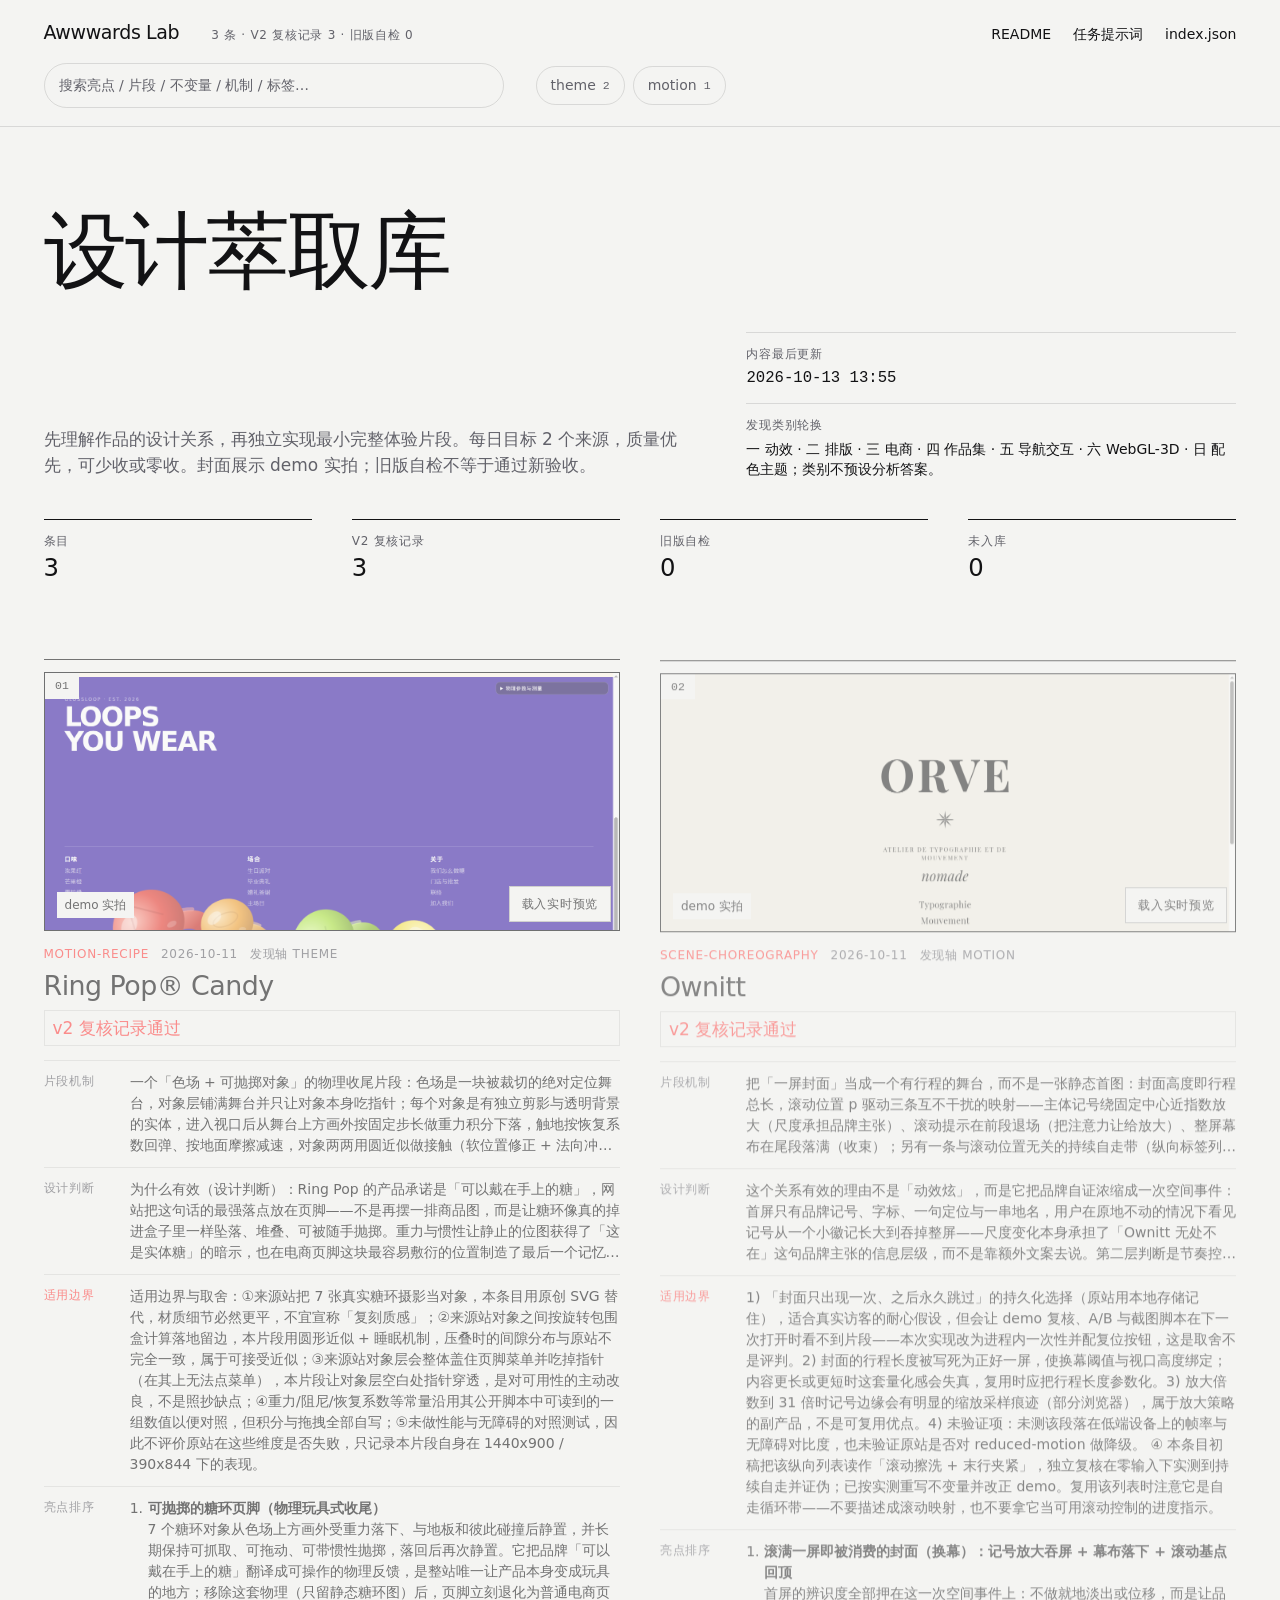
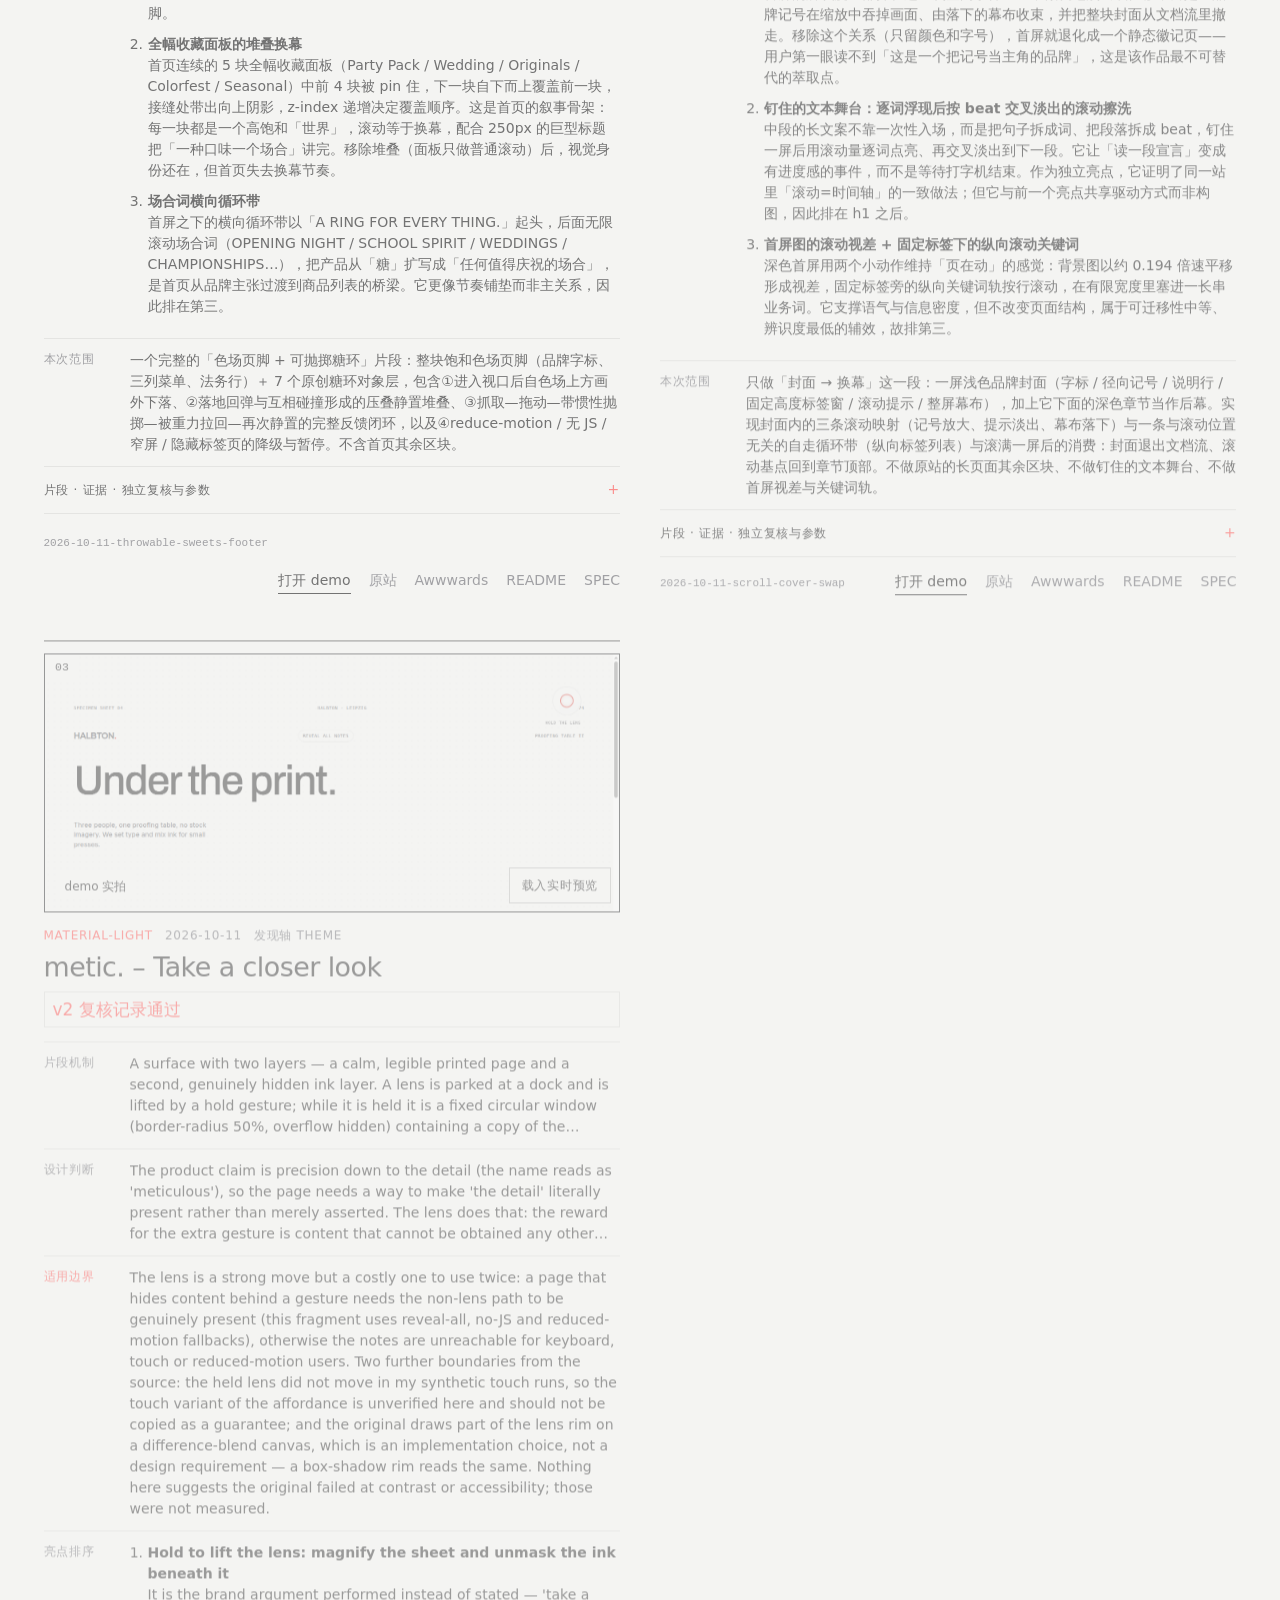
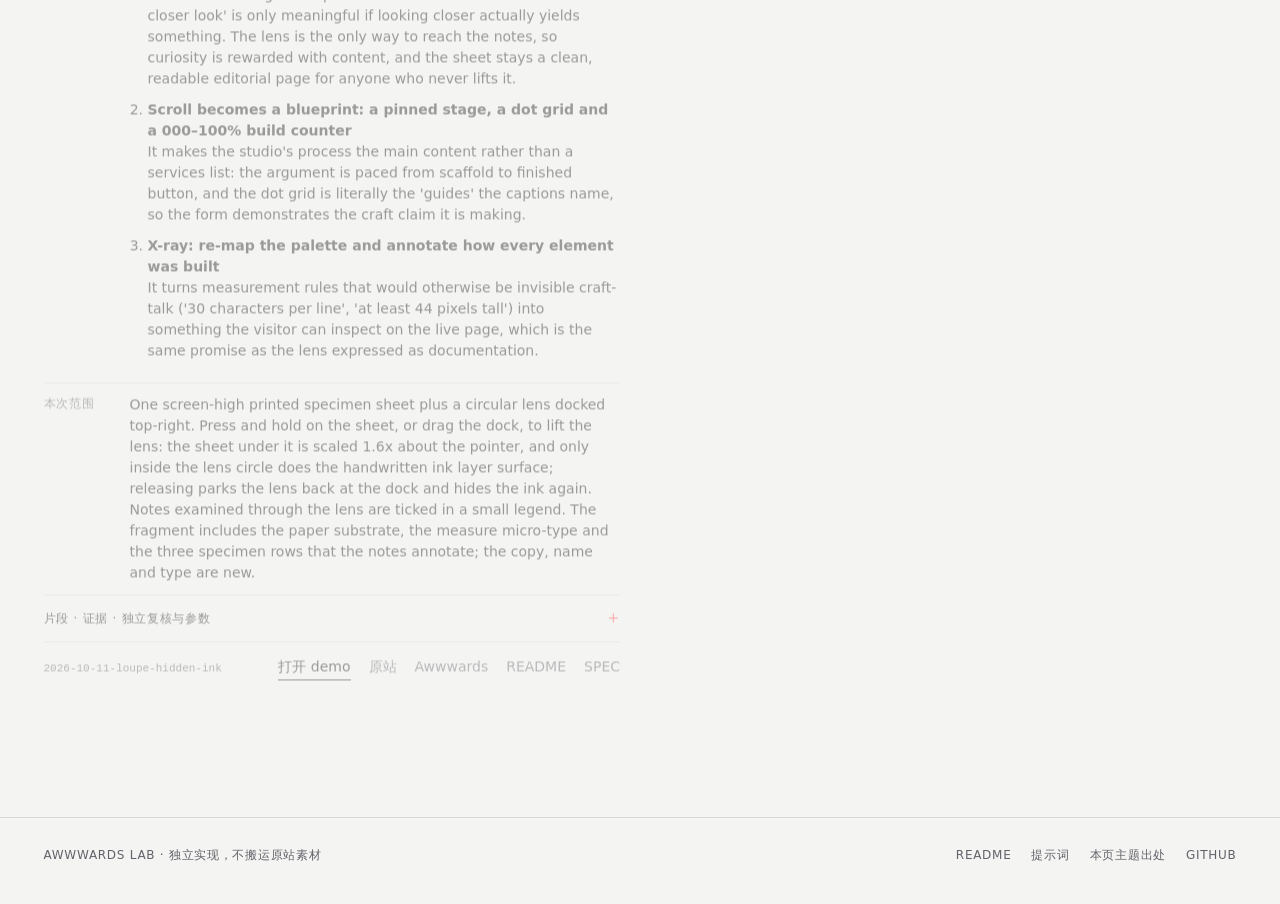
<file: index.html>
<!doctype html>
<!-- 静态跳转页。GitHub Pages 必须从仓库根发布（source path = /），
     否则 gallery/index.html 里 demo 的相对路径 ../entries/... 会越过发布根而 404。
     真正的画廊由 scripts/build_gallery.py 生成到 gallery/index.html。 -->
<html lang="zh-CN">
<head>
<meta charset="utf-8">
<meta http-equiv="refresh" content="0; url=./gallery/">
<title>Awwwards Lab</title>
<style>
  html,body{height:100%;margin:0;background:#090a0e;color:#e9ecf2;
    font:14px/1.6 -apple-system,"Segoe UI",Inter,"Noto Sans SC",system-ui,sans-serif;
    display:grid;place-items:center}
  a{color:#7aa2ff}
</style>
</head>
<body>
  <p>正在进入画廊… 若未自动跳转，<a href="./gallery/">点这里</a>。</p>
</body>
</html>
</file>
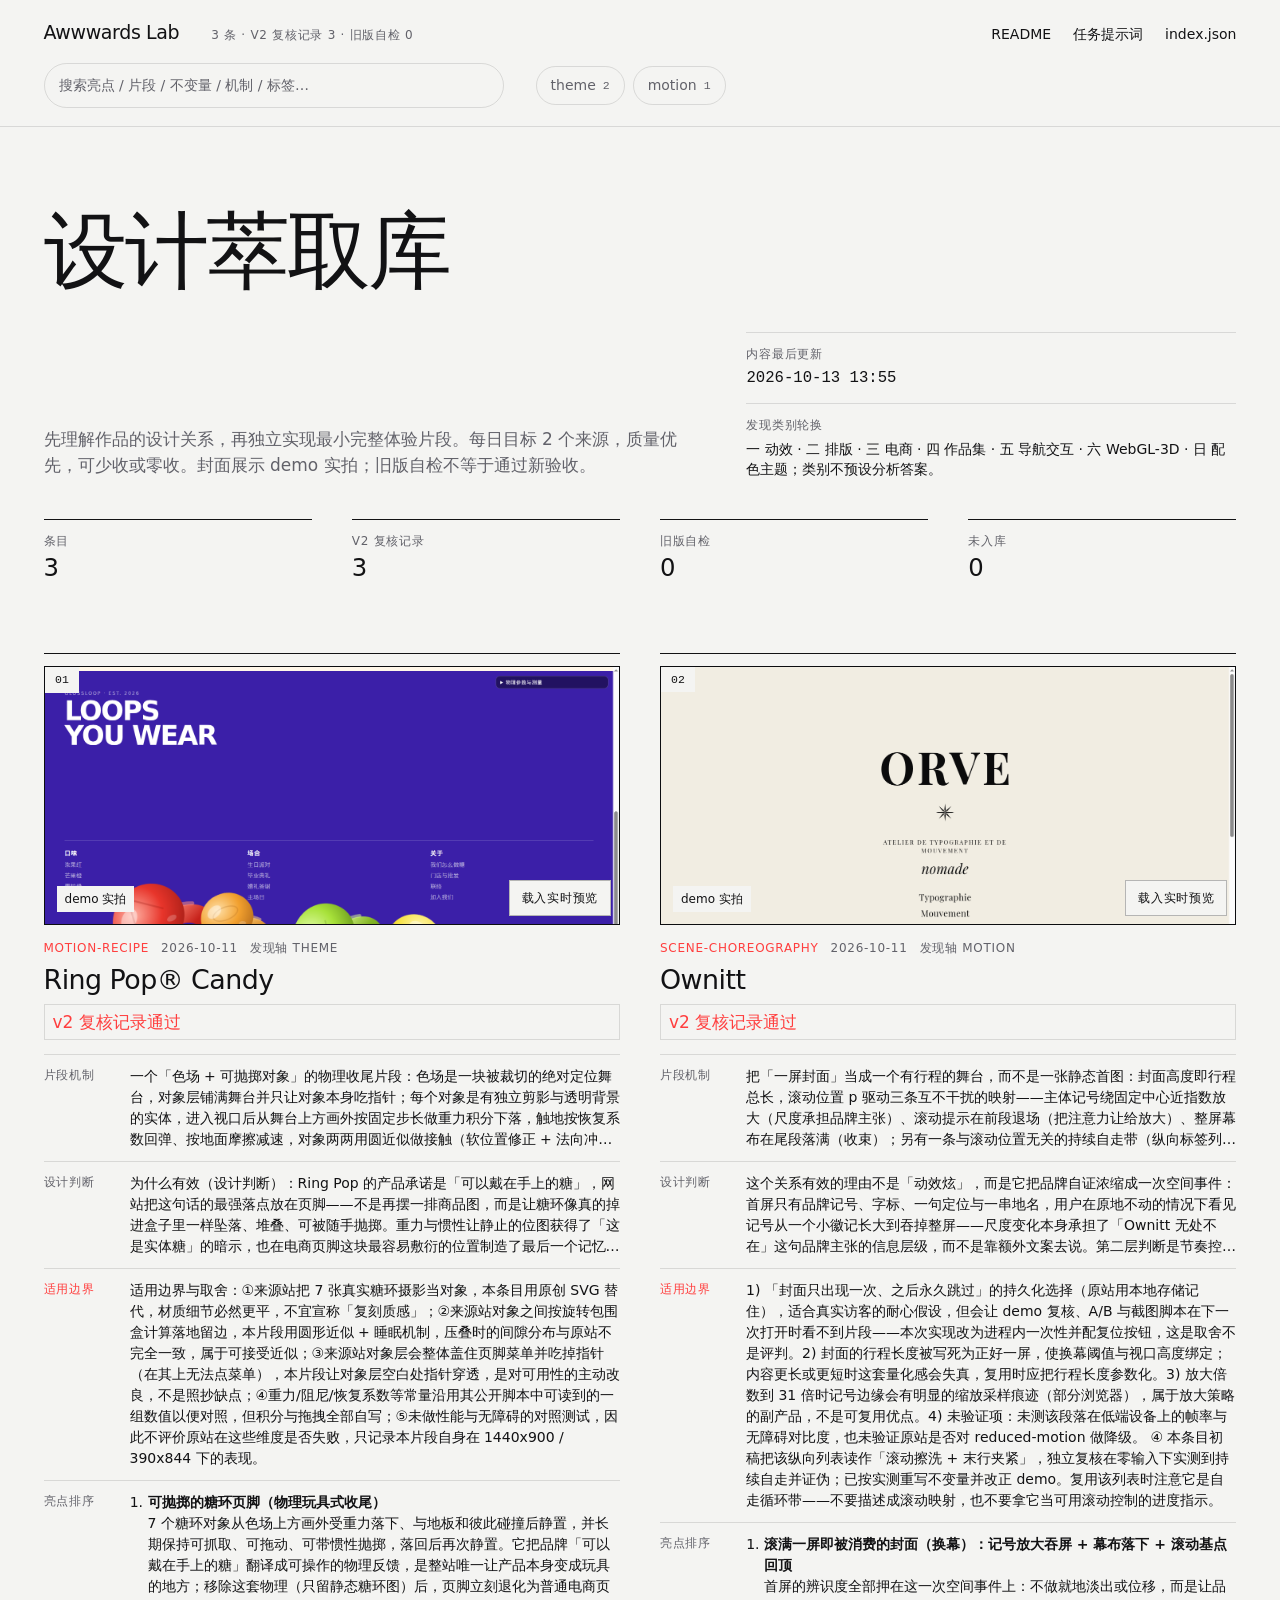
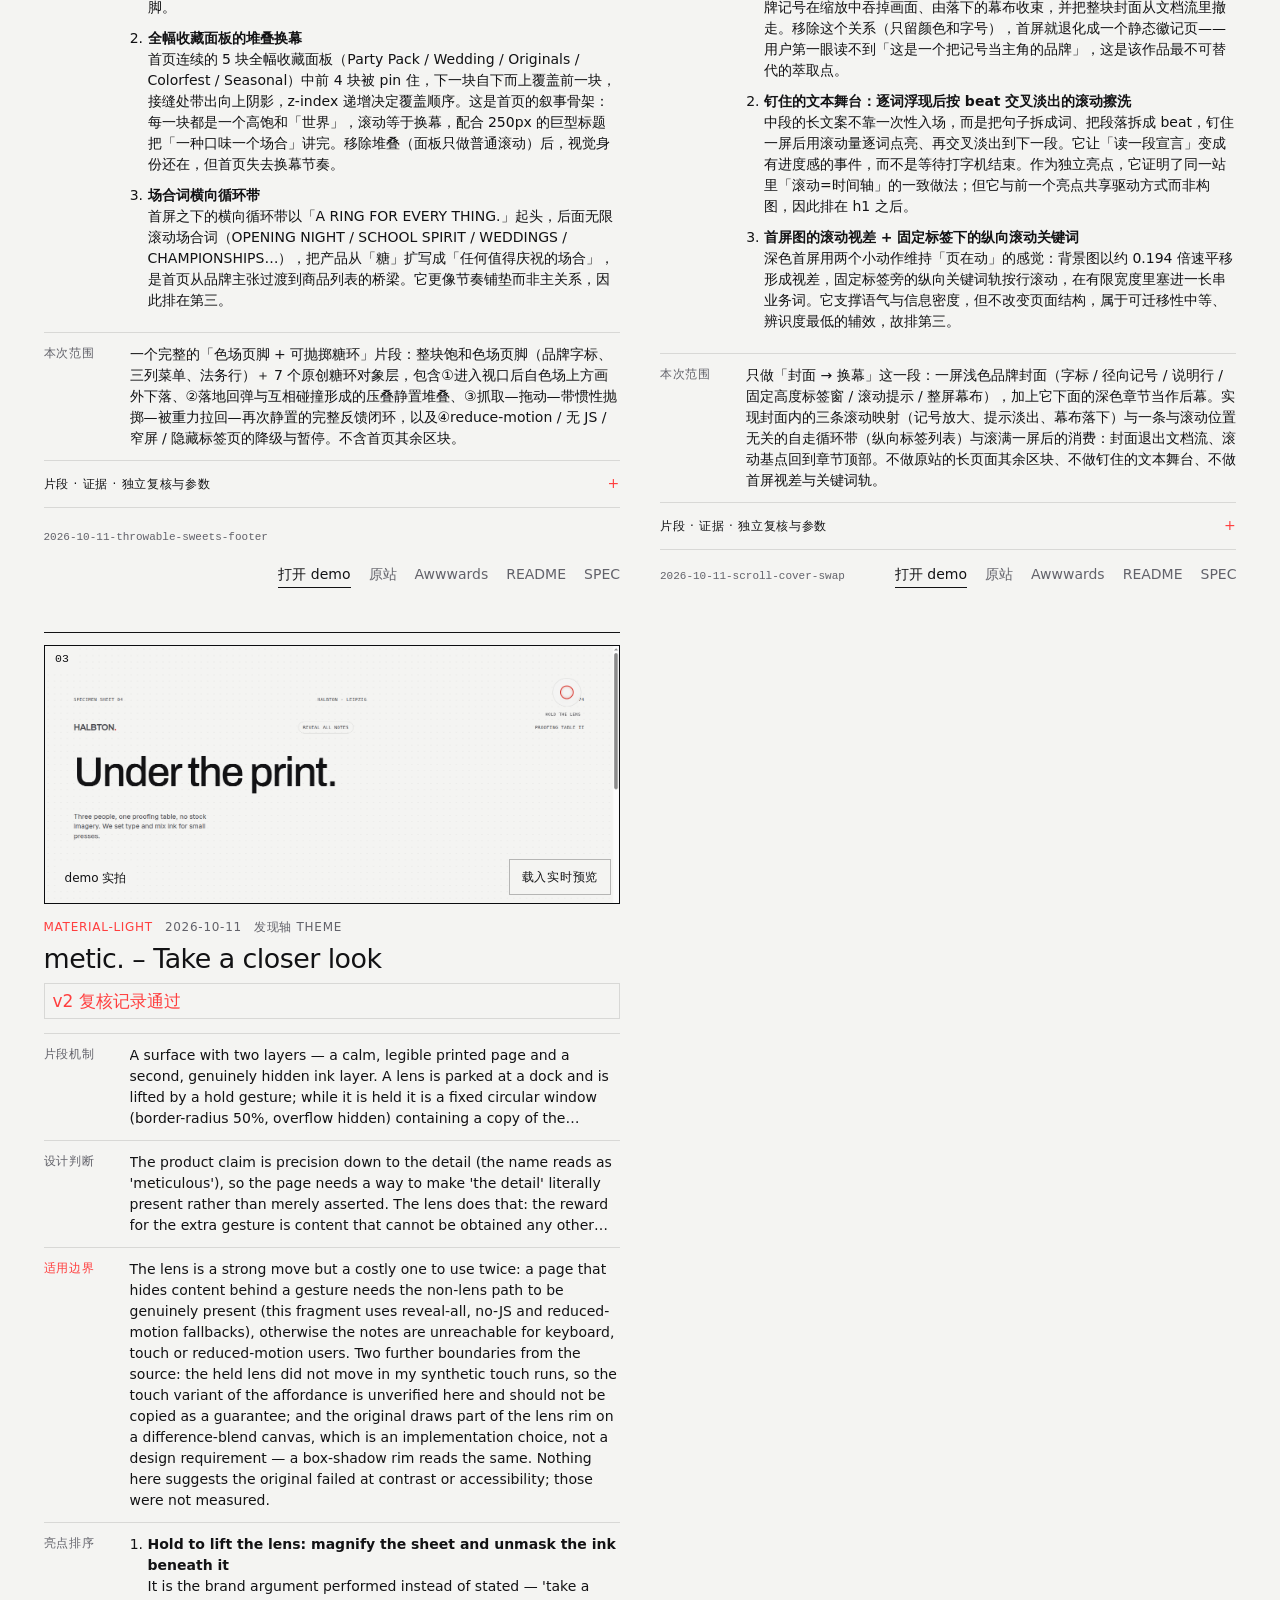
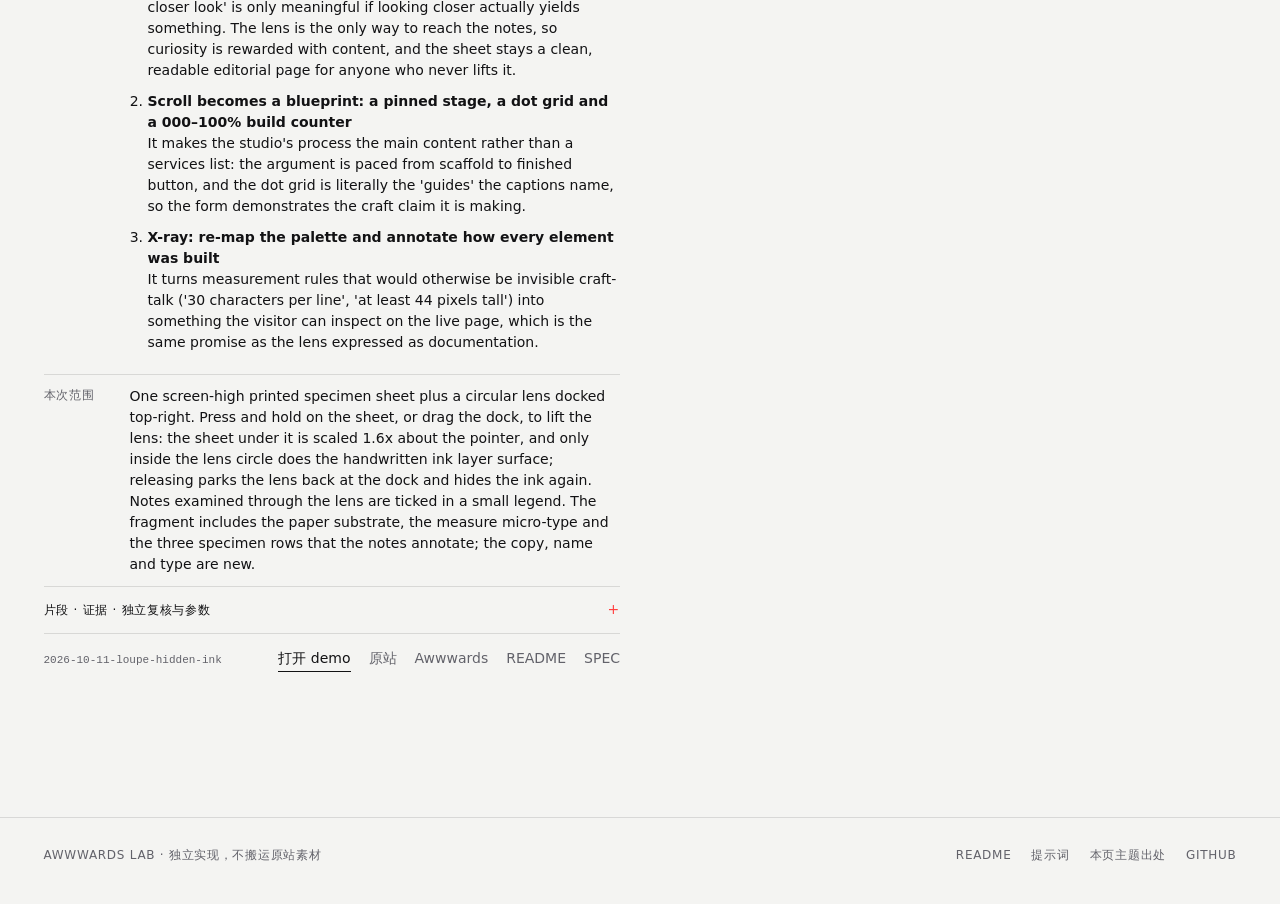
<file: gallery/index.html>
<!doctype html>
<html lang="zh-CN">
<head>
<meta charset="utf-8">
<meta name="viewport" content="width=device-width,initial-scale=1">
<title>Awwwards Lab · 设计萃取库</title>
<!-- 复用库内纸墨编目主题；本页只添加证据与验证状态的展示。 -->
<link rel="stylesheet" href="../templates/gallery-theme.css">
<style>
  [hidden] { display: none !important; }
  .hero__top { display:flex; gap:20px; align-items:baseline; flex-wrap:wrap; }
  .plate__caption { position:absolute; bottom:12px; left:12px; z-index:1; padding:4px 8px; background:var(--paper); color:var(--ink); font-size:12px; }
  .plate__foot .go { flex-wrap:wrap; }
  .evidence-list, .highlight-list, .invariant-list { margin:0; padding-left:18px; }
  .evidence-list li, .highlight-list li, .invariant-list li { margin-bottom:10px; }
  .evidence-list a { text-decoration:underline; margin-right:10px; }
  .review-badge { padding:4px 8px; border:var(--hairline); }
  .review-badge--legacy { color:var(--ink-soft); }
  .review-badge--v2 { color:var(--accent); }
  .failed-links { display:inline-flex; flex-wrap:wrap; gap:12px; margin-left:12px; }
  .meta__v { overflow-wrap:anywhere; }
</style>
</head>
<body>
<header class="top">
  <div class="shell">
    <div class="top__bar">
      <span class="top__brand">Awwwards Lab</span>
      <span class="top__stat" id="stat">…</span>
      <nav class="top__nav">
        <a href="../README.md">README</a><a href="../PROMPT.md">任务提示词</a><a href="../index.json">index.json</a>
      </nav>
    </div>
    <div class="filters">
      <input class="search" type="search" id="q" placeholder="搜索亮点 / 片段 / 不变量 / 机制 / 标签…" aria-label="搜索设计条目">
      <div class="chips" id="chips"></div>
    </div>
  </div>
</header>
<main>
  <section class="shell hero">
    <div class="hero__top"><h1 class="display">设计萃取库</h1></div>
    <div class="hero__grid">
      <p class="lede">先理解作品的设计关系，再独立实现最小完整体验片段。每日目标 2 个来源，质量优先，可少收或零收。封面展示 demo 实拍；旧版自检不等于通过新验收。</p>
      <div class="hero__meta">
        <div class="rule"><p class="label" style="margin:0 0 6px">内容最后更新</p><p class="small mono" style="margin:0" id="updated">—</p></div>
        <div class="rule"><p class="label" style="margin:0 0 6px">发现类别轮换</p><p class="small" style="margin:0">一 动效 · 二 排版 · 三 电商 · 四 作品集 · 五 导航交互 · 六 WebGL-3D · 日 配色主题；类别不预设分析答案。</p></div>
      </div>
    </div>
    <dl class="stats" id="stats"></dl>
  </section>
  <section class="shell"><div class="catalog" id="grid"></div><div class="empty" id="empty" hidden></div></section>
  <section class="shell notice" id="failed" hidden></section>
</main>
<footer class="foot shell">
  <span>Awwwards Lab · 独立实现，不搬运原站素材</span>
  <nav><a href="../README.md">README</a><a href="../PROMPT.md">提示词</a><a href="../templates/gallery-theme.css">本页主题出处</a><a href="https://github.com/Sparrived/awwwards-lab">GitHub</a></nav>
</footer>
<script type="application/json" id="data">{"schema_version": 2, "generated_at": "2026-10-13T13:55:45+08:00", "generator": "scripts/build_gallery.py", "count": 3, "entries": [{"id": "2026-10-11-throwable-sweets-footer", "date": "2026-10-11", "schema_version": 2, "verification_tier": "v2-reviewed", "category": "theme", "source": {"awwwards_url": "https://www.awwwards.com/sites/ring-pop-r-candy", "live_url": "https://ringpopcandy.com/", "title": "Ring Pop® Candy", "author": "Manufactur", "award_date": "", "tags": ["E-Commerce", "Web & Interactive", "Colorful", "Responsive Design", "Scrolling", "Photography", "Storytelling", "Shopify", "Microinteractions", "Footer Design", "Figma"], "observed_at": "2026-10-11 15:57–16:20 (CST, UTC+08:00)", "route": "https://ringpopcandy.com/ 首页（桌面 1440x900、窄屏 390x844）；Awwwards 详情页经 HTTP 抓取"}, "title": "Ring Pop® Candy", "author": "Manufactur", "tags": ["E-Commerce", "Web & Interactive", "Colorful", "Responsive Design", "Scrolling", "Photography", "Storytelling", "Shopify", "Microinteractions", "Footer Design", "Figma"], "dir": "entries/2026-10-11-throwable-sweets-footer", "demo": "../entries/2026-10-11-throwable-sweets-footer/demo/index.html", "readme": "../entries/2026-10-11-throwable-sweets-footer/README.md", "spec": "../entries/2026-10-11-throwable-sweets-footer/SPEC.json", "source_url": "https://ringpopcandy.com/", "awwwards_url": "https://www.awwwards.com/sites/ring-pop-r-candy", "shot": "../entries/2026-10-11-throwable-sweets-footer/shots/demo.png", "shot_kind": "demo", "summary": "一个把「可穿戴糖果」当玩具来收尾的页脚：全幅饱和色场里，一组糖环从色场上方落下、落地互撞叠放并静置，用户可随时抓起抛掷再让它落回；本片段用原创糖环 SVG 与自写重力/碰撞/拖拽积分，在没有 3D 与外部动画库的前提下实现这条完整链路。", "strength": "motion-recipe", "expression": "为什么有效（设计判断）：Ring Pop 的产品承诺是「可以戴在手上的糖」，网站把这句话的最强落点放在页脚——不是再摆一排商品图，而是让糖环像真的掉进盒子里一样坠落、堆叠、可被随手抛掷。重力与惯性让静止的位图获得了「这是实体糖」的暗示，也在电商页脚这块最容易敷衍的位置制造了最后一个记忆点，与整站的派对语气一致。判断依据与观察事实分开：颜色鲜艳、字号大是观察事实；「玩具感支撑了品牌承诺」是解释。需要说明的是，该条目的 Awwwards 状态是 Nominee（收录于 2026-09-29），并非获奖或 Site of the Day，本条目按 nominee 记录，不写作获奖。", "composition": "页脚是一整块饱和色场（实测 #2b6ffc，白字），色场内部左侧/中部是品牌字标与三列菜单，底部是法务行；糖环对象层绝对定位铺满色场、被色场 overflow:hidden 裁切，7 件对象尺寸 216–351px（占色场宽 15%–24%），互相压叠后落在色场地板线上，视觉重心集中在色场下三分之一，菜单文字在其上方被部分遮挡而仍可点击空白处。断点变化：页脚本身不分栏重排，窄屏 390 宽时对象等比缩小、仍为 7 件。", "highlights": [{"id": "h1", "rank": 1, "name": "可抛掷的糖环页脚（物理玩具式收尾）", "why_it_matters": "7 个糖环对象从色场上方画外受重力落下、与地板和彼此碰撞后静置，并长期保持可抓取、可拖动、可带惯性抛掷，落回后再次静置。它把品牌「可以戴在手上的糖」翻译成可操作的物理反馈，是整站唯一让产品本身变成玩具的地方；移除这套物理（只留静态糖环图）后，页脚立刻退化为普通电商页脚。", "dependencies": ["页脚必须是一整块饱和色场且 overflow:hidden（对象被裁切在色场内）", "对象要有环状轮廓 + 顶端主体的独立剪影与透明背景，才能互相遮挡", "对象尺寸需占色场宽 15%–24%，太大就互相顶飞、太小就失去体积暗示", "对象层要盖在文案之上但空白处不吃指针", "逐帧积分（重力/空气阻尼/恢复系数/地面摩擦）与拖拽速度采样缺一不可"], "evidence_ids": ["ev1", "ev2", "ev6"]}, {"id": "h2", "rank": 2, "name": "全幅收藏面板的堆叠换幕", "why_it_matters": "首页连续的 5 块全幅收藏面板（Party Pack / Wedding / Originals / Colorfest / Seasonal）中前 4 块被 pin 住，下一块自下而上覆盖前一块，接缝处带出向上阴影，z-index 递增决定覆盖顺序。这是首页的叙事骨架：每一块都是一个高饱和「世界」，滚动等于换幕，配合 250px 的巨型标题把「一种口味一个场合」讲完。移除堆叠（面板只做普通滚动）后，视觉身份还在，但首页失去换幕节奏。", "dependencies": ["至少 2 块、通常 4–5 块连续同构面板", "pinSpacing:false 才能不留空隙地让后块盖住前块", "接缝阴影（rgba(0,0,0,.25) 0 -30px 40px）是「谁盖住谁」的读数", "超大字号 + 负字距的展示字体承担面板主体", "主题图形带 ±25% 的纵向视差"], "evidence_ids": ["ev3", "ev4"]}, {"id": "h3", "rank": 3, "name": "场合词横向循环带", "why_it_matters": "首屏之下的横向循环带以「A RING FOR EVERY THING.」起头，后面无限滚动场合词（OPENING NIGHT / SCHOOL SPIRIT / WEDDINGS / CHAMPIONSHIPS…），把产品从「糖」扩写成「任何值得庆祝的场合」，是首页从品牌主张过渡到商品列表的桥梁。它更像节奏铺垫而非主关系，因此排在第三。", "dependencies": ["Flickity 的 wrapAround 与轨道克隆提供无缝循环", "恒定速度的 rAF 步进（scrollSpeed 1px/帧）", "指针按下即暂停，避免与用户拖拽抢控制权"], "evidence_ids": ["ev5"]}], "selected_fragment": {"highlight_id": "h1", "scope": "一个完整的「色场页脚 + 可抛掷糖环」片段：整块饱和色场页脚（品牌字标、三列菜单、法务行）＋ 7 个原创糖环对象层，包含①进入视口后自色场上方画外下落、②落地回弹与互相碰撞形成的压叠静置堆叠、③抓取—拖动—带惯性抛掷—被重力拉回—再次静置的完整反馈闭环，以及④reduce-motion / 无 JS / 窄屏 / 隐藏标签页的降级与暂停。不含首页其余区块。", "rationale": "与 h2（堆叠换幕）相比，h1 在移除检验下更不可替代：h2 移除堆叠后仍留下高饱和面板与巨型标题（视觉身份尚存），而 h1 移除物理后页脚只剩静态图片，品牌「可穿戴的玩具」这一核心承诺失去唯一落点；同时 Awwwards 列出的 Elements 把 Draggable Candy Footer 放在第一位。选它还有一个实现层面的理由：本片段的核心是对象形态与物理反馈，可以用原创 SVG 精确保留轮廓/体积/透明/遮挡等设计角色，而 h2 的核心是 250px 展示字体，本机无可用同性格字体，硬替会变成「拿 system-ui 当等价替代」。", "invariants": [{"id": "inv1", "description": "对象只存在于页脚色场内并被色场裁切（对象层铺满色场且 overflow:hidden），不会越出色场边界"}, {"id": "inv2", "description": "7 件糖环各有「环形带 + 顶端主体」的独立剪影、透明背景与不同色族，尺寸与朝向不一，不是通用占位图形"}, {"id": "inv3", "description": "进入色场视口后对象自色场上方画外下落，落在色场地板上并互相碰撞、压叠、遮挡后静置"}, {"id": "inv4", "description": "每件对象可被抓取举起、拖动跟随指针，释放后保留抛出速度（惯性）、被重力拉回并再次静置"}, {"id": "inv5", "description": "静置不是终点：对象可被反复再次抓取；对象位于页脚文案之上（命中测试先命中对象），而空白处点击仍可落到菜单"}], "omitted": ["首页其余区块（hero 轮播、巨幅文案、testimonials、newsletter、品牌时间线）", "原站的 GSAP / ScrollTrigger / Draggable / InertiaPlugin / Flickity 依赖，本片段改为零依赖自写积分", "原站糖环的位图照片与自定义字体（Ringold / Greed Standard）", "原站对象之间按旋转包围盒计算的高级边界与堆叠回弹收敛细节（本片段用圆形近似 + 睡眠机制）"], "asset_substitutions": [{"role": "糖环主体（原站 7 张透明位图糖环照片）", "substitute": "原创 SVG 糖环：椭圆环带 + 顶端水滴宝石 + 高光/切面，7 组色族", "kept": "环形轮廓、上下方向、圆润体积、透明背景、视觉重心偏下、单件占色场宽 15%–24%、可互相遮挡", "loss": "原站是真实摄影（塑料质感、真实高光），本片段是矢量插画，材质细节更平；宝石切面样式为自制，与原站造型不同"}, {"role": "展示字体（Ringold 展示体 / Greed Standard 正文体）", "substitute": "Trebuchet MS / DejaVu Sans 等系统字体，按字重与换行关系调整字号与字距", "kept": "仅保留字重层级与行宽/换行关系", "loss": "字形（圆角、字面率）与负字距的展示感无法等价复现，故片段的核心不放在排版上；不把系统字体当作等价替代"}, {"role": "页脚色场色与文案", "substitute": "新品牌 GLOSSLOOP 与自拟文案；色场用紫罗兰 #3b1fa8（替换原站 #2b6ffc）", "kept": "整块饱和色场的对比与「白字压色场」的层级关系", "loss": "无（本就要求换主题、换文案）"}]}, "evidence": [{"id": "ev1", "claim": "原站页脚 7 个糖环对象在页脚进入视口后从色场上方画外下落，逐帧 y 从 -385/-563 增大到 546 附近后停止并保持静置。", "status": "observed", "method": "真实浏览器打开原站，滚到页脚，间隔 ~0.28s 连续读取 7 个 [data-candy-item] 的 getComputedStyle().transform 平移分量；另用 CDP Input.dispatchMouseEvent 做真实交互。", "route": "https://ringpopcandy.com/ 首页，滚动到 scrollY≈11250（页脚）", "target": "footer .footer__candies__inner 内的 7 个 [data-candy-item]", "action": "从页首按正常速度滚到页脚并停住，连续采样下落过程与最终位置", "viewport": "1440x900", "artifacts": ["shots/private/original-focus-before.png", "shots/private/original-focus-after-rest.png"], "publishable": false}, {"id": "ev2", "claim": "原站单件糖环可被抓取拖动，释放后保留抛掷速度继续位移，再被重力拉回并重新静置：candy#1 从 (507,546) 被拖到 (232,152)，松开瞬间 (184,94)，最终回到 (73,546)。", "status": "observed", "method": "CDP Input.dispatchMouseEvent 依次派发 mousePressed / 12×mouseMoved / mouseReleased，逐步读取 transform 平移分量与命中结果。", "route": "https://ringpopcandy.com/ 首页页脚", "target": "第 1 个 [data-candy-item]（页脚糖环）", "action": "在对象中心按下 → 向左上拖动 → 松开 → 等待静置", "viewport": "1440x900", "artifacts": ["shots/private/original-focus-mid.png", "shots/private/original-focus-after-drag.png"], "publishable": false}, {"id": "ev3", "claim": "原站首页连续 5 块收藏面板中前 4 块被 pin（滚动到 scrollY=1900–5400 期间 top 稳定在 -19 / -36 / -104 / 65），第 5 块不 pin；覆盖进行时外层获得 as-stacking-section--shadow，计算样式为 rgba(0,0,0,0.25) 0px -30px 40px 0px，且各面板 z-index 依次为 1..5。", "status": "observed", "method": "在 1440x900 下分段滚动并读取每个 section.as-stacking-section 的 getBoundingClientRect().top、外层 classList、boxShadow 与 style.zIndex；并用 gsap.core.globals().ScrollTrigger.getAll() 读出 4 个 pin 触发器。", "route": "https://ringpopcandy.com/ 首页，scrollY 1500→5700", "target": "#MainContent 内连续的 5 个 section.as-stacking-section（外层 .shopify-section / .pin-spacer）", "action": "分段采用即时滚动（window.scrollTo({behavior:'instant'})）并在每个位置读取几何与样式", "viewport": "1440x900", "artifacts": ["shots/private/original-stacking-mid.png"], "publishable": false}, {"id": "ev4", "claim": "站方公开脚本显示堆叠机制由 GSAP ScrollTrigger 建立：先给连续段内各 section 设 zIndex=index+1，再对除最后一块外的每块创建 {pin:true, pinSpacing:false, start: 高于视口?'bottom bottom':'top top+=headerHeight', end: stackDistance}；对除第一块外的每块用 toggleClass 加 as-stacking-section--shadow；另对 [data-stacking-section-icon-parallax] 做 yPercent 25→-25 的 scrub 视差。", "status": "source-supported", "method": "HTTP 取回 https://ringpopcandy.com/cdn/shop/t/12/assets/mfr-stacking-sections.min.js 并阅读；同时读出页面内 ScrollTrigger 实例的 pin/start/end 数值交叉核对。", "route": "/cdn/shop/t/12/assets/mfr-stacking-sections.min.js", "target": "-", "action": "HTTP GET 公开脚本（未执行其中任何指令，仅作为机制证据阅读）", "viewport": "-", "artifacts": [], "publishable": false}, {"id": "ev5", "claim": "场合词循环带由 Flickity 的 wrapAround + 轨道克隆构成，并用 rAF 以常量 scrollSpeed（默认 1）推进 x，指针按下时暂停（.paused）、移出后恢复；页面上该轨道的 transform 平移量为矩阵非零值，说明轨道已被偏移。", "status": "source-supported", "method": "HTTP 取回 mfr-component__MFRCarouselMarquee.min.js 阅读；在页面内读取 .mfr-core__scrolling-bar/.flickity-slider 的结构与 transform 并截图。未持续采样其位移，故只记为源码支持。", "route": "https://ringpopcandy.com/ 首页 scrollY≈1200", "target": ".mfr-core__scrolling-bar 与其内 .flickity-slider", "action": "滚到循环带位置并读取 DOM/计算样式，截图留证", "viewport": "1440x900", "artifacts": ["shots/private/original-marquee.png"], "publishable": false}, {"id": "ev6", "claim": "原站页脚糖环的物理参数取自公开脚本 mfr-component__MFRFooterCandiesV3.min.js：重力 G=0.55、空气阻尼 AIR=0.985、恢复系数 E=0.38、地面摩擦 FLOOR_F=0.6、滑移摩擦 SLIDE_FRICTION=0.85、单帧最大步长 MAX_STEP=18，并用 Draggable + InertiaPlugin 实现拖拽与惯性；对象在页脚进入视口后由 IntersectionObserver 延迟 300ms 启动。", "status": "source-supported", "method": "HTTP 取回该 Alpine 组件脚本并阅读其常量与初始化流程；与 ev1/ev2 的实际观察互相印证。", "route": "/cdn/shop/t/12/assets/mfr-component__MFRFooterCandiesV3.min.js", "target": "-", "action": "HTTP GET 公开脚本（仅阅读，未执行）", "viewport": "-", "artifacts": [], "publishable": false}, {"id": "ev7", "claim": "窄屏 390x844 下同一批面板高度降到 784–811px（小于视口高），pin 起点由桌面端的 'bottom bottom' 切换为 'top top+=headerHeight'；巨型标题从 250px 降到 64px、H1 从 250px 降到 100px；页脚糖环仍为 7 件、容器高 1045px。", "status": "observed", "method": "CDP Emulation.setDeviceMetricsOverride 切到 390x844（mobile）后重新加载，读取 gsap ScrollTrigger 的 pin 数量、逐块高度与计算字号，并截图。", "route": "https://ringpopcandy.com/ 首页（窄屏）", "target": "section.as-stacking-section 群组、h1/h2.section-title、.footer__candies__inner", "action": "切换视口后重新加载并读取几何与样式", "viewport": "390x844", "artifacts": ["shots/private/original-narrow.png"], "publishable": false}, {"id": "ev8", "claim": "本片段 demo 在 1440x900 下：进入色场后 7 件糖环自上方画外下落（连续采样 y≈84→482→968→1094 后收敛），最终 7/7 全部静置，且部分对象停在地板上、部分被别的对象托住（压叠）。", "status": "observed", "method": "file:// 打开 demo，滚到色场，按 ~0.22s 间隔连续读取 7 个 [data-sweet] 的 transform 与 is-settled 类；读取旁侧面板的运行时读数。", "route": "file:///mnt/d/Code/awwwards-lab-rebuild/c-ringpop/entries/2026-10-11-throwable-sweets-footer/demo/index.html", "target": ".sweets-field 内的 7 个 [data-sweet]", "action": "滚到页脚色场并等待约 4 秒", "viewport": "1440x900", "artifacts": ["shots/demo-before.png", "shots/demo.png"], "publishable": true}, {"id": "ev9", "claim": "本片段 demo 中抓取「芒果橙」被举起（transform 由 (314,636) 变为 (224,402)、is-dragging 为真），松开后惯性位移、随后被重力拉回地板并重新静置（回到 (254,625)，is-settled 恢复）。", "status": "observed", "method": "CDP Input.dispatchMouseEvent 派发 mousePressed → 9×mouseMoved → mouseReleased，逐步读取 transform 与 classList。", "route": "file:///mnt/d/Code/awwwards-lab-rebuild/c-ringpop/entries/2026-10-11-throwable-sweets-footer/demo/index.html", "target": "[data-sweet][data-flavour=\"mango\"]", "action": "在对象中心按下 → 向左上拖动 90/234px → 截图 → 松开 → 等待静置", "viewport": "1440x900", "artifacts": ["shots/demo-mid.png", "shots/demo-after.png"], "publishable": true}, {"id": "ev10", "claim": "本片段 demo 在窄屏 390x844 下 7 件对象仍全部静置于色场内（色场 390x783），页面无横向溢出（body.scrollWidth 等于 innerWidth），对象宽度 74–114px（占色场宽 19%–29% 的等比缩放）。", "status": "observed", "method": "CDP 切到 390x844 后滚到底部，读取色场尺寸、逐件几何、body.scrollWidth 与 innerWidth 并截图。", "route": "file:///mnt/d/Code/awwwards-lab-rebuild/c-ringpop/entries/2026-10-11-throwable-sweets-footer/demo/index.html", "target": ".sweets-field 与 7 个 [data-sweet]", "action": "切换窄屏视口后滚动到色场底部", "viewport": "390x844", "artifacts": ["shots/demo-narrow.png"], "publishable": true}, {"id": "ev11", "claim": "本片段 demo 在 prefers-reduced-motion: reduce 下不启动 rAF（state.running 为 false），7 件对象直接以静置位呈现，读数标注 reduce-motion。", "status": "observed", "method": "CDP Emulation.setEmulatedMedia 设置 prefers-reduced-motion=reduce 后重新加载，读取 matchMedia 结果、7 件对象位置、is-settled 与实例 state.running，并截图。", "route": "file:///mnt/d/Code/awwwards-lab-rebuild/c-ringpop/entries/2026-10-11-throwable-sweets-footer/demo/index.html", "target": "实例 state 与 7 个 [data-sweet]", "action": "模拟系统减弱动态后重新加载并滚到色场", "viewport": "1440x900", "artifacts": ["shots/demo-reduced.png"], "publishable": true}, {"id": "ev12", "claim": "本片段 demo 在关闭脚本执行时仍静态可读：页脚文案、三列菜单与 7 件糖环 SVG 全部可见，糖环以未旋转的静置态贴住色场底边。", "status": "observed", "method": "CDP Emulation.setScriptExecutionDisabled(true) 后重新加载，统计 [data-sweet] 与 .sweet__art 数量并读取几何与截图。", "route": "file:///mnt/d/Code/awwwards-lab-rebuild/c-ringpop/entries/2026-10-11-throwable-sweets-footer/demo/index.html", "target": "7 个 [data-sweet] 与 .sweet__art", "action": "禁用脚本后重新加载并滚到色场", "viewport": "1440x900", "artifacts": ["shots/demo-nojs.png"], "publishable": true}], "motion_catalog": [{"name": "糖环入场下落与静置", "target": "页脚色场内的 7 个糖环对象", "trigger": "页脚进入视口（IntersectionObserver，threshold 0.15，延迟 300ms 启动）", "driver": "rAF 逐帧积分（自写：重力 + 空气阻尼 + 地板恢复系数/摩擦 + 逐对圆近似碰撞），非 CSS 关键帧、非 WAAPI", "duration": null, "easing": null, "delay": 300, "states": [{"name": "before", "description": "对象位于色场上方画外（y 为负，被色场裁切不可见），速度为 0"}, {"name": "after", "description": "对象落在地板线上、按恢复系数回弹衰减后停止，被彼此压叠的物件托住，标记为静置"}], "status": "observed", "evidence_ids": ["ev1", "ev8"]}, {"name": "抓取—拖动—惯性抛掷—回落静置", "target": "单个糖环对象", "trigger": "在对象上 pointerdown → pointermove → pointerup（触屏/鼠标/笔同一条指针事件链）", "driver": "指针事件 + 最近若干帧位移采样换算速度；原站用 GSAP Draggable + InertiaPlugin，本片段自写", "duration": null, "easing": null, "delay": null, "states": [{"name": "before", "description": "对象静置在地板线上，速度为 0"}, {"name": "mid", "description": "对象跟随指针被举起（原站实测从 y=546 抬到 y=152），带抓取高亮"}, {"name": "after", "description": "松开后保留抛掷速度继续位移（原站实测 y=94），随后被重力拉回地板并再次静置（实测回到 y=546）"}], "status": "observed", "evidence_ids": ["ev2", "ev9"]}, {"name": "收藏面板堆叠换幕", "target": "#MainContent 内连续成段的 section.as-stacking-section（外层 .shopify-section）", "trigger": "连续滚动", "driver": "GSAP ScrollTrigger：pin:true + pinSpacing:false，z-index 递增，滚动区间内 toggleClass 接缝阴影；主题图形另有一层 scrub 视差", "duration": null, "easing": null, "delay": null, "states": [{"name": "before", "description": "前一块面板被 pin 在视口内（因高于视口，锚点为 bottom bottom，实测 top=-19），后一块自下方进入"}, {"name": "after", "description": "后一块覆盖前一块，外层获得 as-stacking-section--shadow，box-shadow 实测 rgba(0,0,0,0.25) 0px -30px 40px 0px"}], "status": "observed", "evidence_ids": ["ev3", "ev4"]}, {"name": "场合词横向循环", "target": ".mfr-core__scrolling-bar 内的 Flickity 轨道", "trigger": "页面加载后自动循环；指针按下暂停", "driver": "Flickity（wrapAround + 轨道克隆）+ rAF 常量步进 scrollSpeed=1px/帧", "duration": null, "easing": null, "delay": null, "states": [{"name": "before", "description": "轨道以恒定速度向左平移，越界项由克隆项接续"}, {"name": "after", "description": "指针按下时轨道暂停（.paused），鼠标移出或释放后继续"}], "status": "source-supported", "evidence_ids": ["ev5"]}], "extracted_mechanism": "一个「色场 + 可抛掷对象」的物理收尾片段：色场是一块被裁切的绝对定位舞台，对象层铺满舞台并只让对象本身吃指针；每个对象是有独立剪影与透明背景的实体，进入视口后从舞台上方画外按固定步长做重力积分下落，触地按恢复系数回弹、按地面摩擦减速，对象两两用圆近似做接触（软位置修正 + 法向冲量 + 切向自转），接近静止的接触转为阻尼并计入静置计时，稳定后进入睡眠不再参与积分；指针按下即举起对象并按最近采样换算抛出速度，松开后继续积分直到再次睡眠；睡眠对象只在有明显运动的邻居接触时被唤醒。整条链路的可复用点是：舞台裁切 + 实体对象 + 睡眠式接触求解 + 指针速度采样，而不是某个 CSS 关键帧。", "dont_copy": "适用边界与取舍：①来源站把 7 张真实糖环摄影当对象，本条目用原创 SVG 替代，材质细节必然更平，不宜宣称「复刻质感」；②来源站对象之间按旋转包围盒计算落地留边，本片段用圆形近似 + 睡眠机制，压叠时的间隙分布与原站不完全一致，属于可接受近似；③来源站对象层会整体盖住页脚菜单并吃掉指针（在其上无法点菜单），本片段让对象层空白处指针穿透，是对可用性的主动改良，不是照抄缺点；④重力/阻尼/恢复系数等常量沿用其公开脚本中可读到的一组数值以便对照，但积分与拖拽全部自写；⑤未做性能与无障碍的对照测试，因此不评价原站在这些维度是否失败，只记录本片段自身在 1440x900 / 390x844 下的表现。", "tokens": {"colors": {"band_bg": "#2b6ffc", "band_ink": "#ffffff", "band_ink_dim": "rgba(255,255,255,0.4)", "page_bg_context": "#fff7e9", "object_colors": null, "note": "band_* 为原站页脚色场实测值（CSS 变量 --footer-background / --footer-text-alpha）。原站糖环是 7 张透明位图照片，没有可提取的单一色值，故 object_colors 记 null，本片段改用 src/sweet-shapes.js 中的 7 组原创色族。"}, "typography": {"original_family": "\"Greed Standard\", Helvetica, Arial, sans-serif（正文）；Ringold, Helvetica, Arial, sans-serif（展示，250px/负字距）", "footer_menu_size_mobile": "24px", "footer_menu_size_desktop": "22px", "footer_heading_size_mobile": "40px", "footer_heading_size_desktop": "30px", "footer_heading_tracking": "-0.8px", "substitute_note": "自定义字体文件不可得也不可搬运；本片段用系统字体替代并只保留字重层级与换行关系，不声称字形等价，因此片段核心不依赖排版性格。"}, "spacing": {"footer_height_desktop": "821px（原站 1440 宽实测）", "object_zone": "对象层绝对定位铺满色场（inset:0）并被色场裁切，高度 = 色场高", "object_size_range": "216–351px 宽（原站），约占色场宽 15%–24%", "demo_band_min_height": "88vh（本片段）"}, "motion": {"gravity": 0.55, "air_drag": 0.985, "restitution": 0.38, "floor_friction": 0.6, "slide_friction": 0.85, "max_step": 18, "max_angular": 6, "drop_delay_ms": 300, "settle_rule": "速度 < 0.6px/帧且已有支承（地板或接触）持续 24 帧 → 睡眠（本片段参数）", "seam_shadow": "rgba(0,0,0,0.25) 0px -30px 40px 0px（原站堆叠面板接缝阴影，属 h2 证据）"}}, "api": "window.ThrowableSweets = { mount(rootEl, options) → instance, autoMount(scope) → instance[], defaults, instances }。mount 会挂载 rootEl（如 <footer class=\"sweets-band\" data-sweets-band>）内的 [data-sweets-field] 与 [data-sweet]；instance 暴露 reset()（重新投放）、settleNow()（立即静置）、setOptions({gravity,bounce,...})、readout()（件数/静置数/色场尺寸）、destroy()、items 与 state（运行时只读参考）。页面带 data-sweets-band 时无需手动调用：脚本自动挂载并在 DOMContentLoaded 后生效。调参控件与读数按约定用 [data-sweets-opt]、[data-sweets-read]、[data-sweets-reset]、[data-sweets-settle] 自动接线。", "entrypoints": ["src/throwable-sweets.js", "src/throwable-sweets.css", "src/sweet-shapes.js"], "files": ["demo/index.html", "src/throwable-sweets.js", "src/throwable-sweets.css", "src/sweet-shapes.js"], "deps": [], "reuse_hints": "适用任务：需要给落地页/电商页脚或任何「收尾区块」加一个可玩的物理层，且已有明确的实体主体（糖、球、扭蛋、贴纸、筹码等）。必要输入：一个被裁切的色场容器（position:relative + overflow:hidden）＋ 一组带透明背景与独立剪影的对象；对象相对容器宽度最好落在 15%–25%，否则会互相顶飞或失去体积感。迁移时把 src/throwable-sweets.css 的 --sweets-* 变量换成本站色与字体，把 demo 里 7 个内联 SVG 换成自己的素材（保持环形/实体轮廓与透明背景），然后用 ThrowableSweets.mount() 挂载并把重力/弹性调到与素材体量匹配。不适用场景：对象本身是细长文字或线条（圆形近似会失真）、页脚下方没有足够画外空间（下落起点会被裁掉看不见）、或页面已有一套滚动劫持（同一 rAF 里并存需自行调度）。", "repro_notes": "操作路径（原站）：HTTP 抓取 Awwwards 详情页与站方公开脚本 → 真实浏览器打开 https://ringpopcandy.com/ 在 1440x900 下从页首滚到页脚 → 用 CDP Input.dispatchMouseEvent 做真实拖拽 → 切 390x844 复看 → 全程用 getComputedStyle/transform/getBoundingClientRect/ScrollTrigger 实例读数，不依赖看图。重置方式：原站每次重新加载即重放；本片段 demo 内「再投放一次」调用 instance.reset()。环境与测量差异：①本机浏览器窗口实际高度有限，超过约 900px 的模拟视口收不到真实输入事件，因此拖拽测试统一在 1440x900 且滚到页面底部进行；②原站的 pin 需要等 GSAP 的 ScrollTrigger.refresh() 之后再读，滚动初期读数会偏；③原站页脚对象层会吃掉指针，拖拽测试必须点在对象中心；④Awwwards 详情页对无头浏览器返回 403，列表与详情一律用 HTTP/web_extract 抓取，浏览器只用于原站与 demo。已验证：标签页隐藏时暂停、恢复时继续（visibilitychange）；键盘方向键可微调对象（ArrowLeft 使 x 从 422→410）。体量说明：src 手写核心共 794 行（throwable-sweets.js 524 / throwable-sweets.css 179 / sweet-shapes.js 91），超出 PROMPT 的 400–600 行提示；多出的部分全部是自写逐帧物理求解（重力、圆近似接触、睡眠与唤醒）、指针速度采样和四类降级路径，没有用大段生成素材或压缩代码掩盖复杂度。未验证项：原站循环带的速度连续性（只做了源码支持与静态读数）、原站糖环之间旋转包围盒级的堆叠细节、任何性能/无障碍对照，以及本片段 IntersectionObserver 的「离开视口即暂停」分支——本 demo 的页脚恒占视口 15% 以上，无法自然触发，故该分支只有代码层面的实现而没有实际操作证据。", "variant_of": null, "verification": {"rendered_ok": true, "console_errors": 0, "screenshot": "shots/demo.png", "checked_at": "2026-10-11T16:35 (CST, UTC+08:00) · 独立复核", "source_observed": true, "mechanism_preserved": true, "user_review": {"passed": true, "reviewer": "未参与实现的独立复核子代理（Hermes · deepseek-v4.1-flash）", "cases": [{"invariant_id": "inv1", "action": "读对象层/色场计算样式；触发「再投放」并在下落中段取帧；再把一件对象拖到色场左上极限；逐件读 getBoundingClientRect 与色场边界比对（1440x900）", "observation": "色场 .sweets-band 与对象层 .sweets-field 计算样式均为 overflow:hidden；静置后 7 件对象 AABB 底边全部=色场底边(1496) 且左右不越界（visuallyOutside=[]）；下落中对象 y 为负、色场顶边上方 15px 处 elementsFromPoint 返回 section.lede（上方部分被裁切、不可见也点不到）；拖到极限后仍留在色场内 (x=116,y=165)，右/下边界由 boundsFor 夹紧。", "viewport": "1440x900", "result": "pass", "artifacts": ["shots/demo-review-inv1-clip-boundary.png", "shots/demo-review-inv1-midfall-clip.png"]}, {"invariant_id": "inv2", "action": "把 7 个 .sweet__art 逐个序列化光栅化到 240x210 canvas，采样环内孔/宝石中心像素、统计不透明占比与主色；并读 7 件的 --w 与旋转（1440x900）", "observation": "7 件全部 环内孔 alpha=0（是真环而非实心块/甜甜圈）、宝石中心 alpha=255、不透明占比≈0.406；宝石实测色明显分属 红/橙/绿/粉/青/紫/黄 七个色族；布局宽占色场宽 15%–24%、旋转 −36°…34° 互不相同；每件轮廓均为「椭圆环带+顶端水滴宝石」。", "viewport": "1440x900", "result": "pass", "artifacts": ["shots/demo-review-desktop-settled.png"]}, {"invariant_id": "inv3", "action": "注入逐帧记录器后触发「再投放」，采样 7 件 y 直到静置；静置后逐件在其自身中心做 elementsFromPoint，并对照原站页脚（1440x900）", "observation": "进场后 7 件 y 从 −721/−649/… 一路单调增大（−604→−441→…→468），落到 531/638/578/661/545/686/628 后收敛为 7/7 is-settled；静置帧 6/7 对象在自身中心是最上层、blush 中心被别的对象盖住，说明落地后互相压叠/遮挡；落地帧底部贴住色场底线。原站同视口页脚色场同为白字蓝底、糖环自上方下落并互相压叠、底边被裁切（我方实拍私存）。", "viewport": "1440x900", "result": "pass", "artifacts": ["shots/demo-review-inv3-occlusion.png"]}, {"invariant_id": "inv4", "action": "CDP 真实指针事件在「浆果红」中心 mousePressed→多次 mouseMoved（向左上）→mouseReleased，随后按 ~0.12s 采样位移（1440x900）", "observation": "按下即 is-dragging 且去掉 is-settled，拖动时对象跟随到 (195,294)；松开瞬间保留抛出速度 vx=7.73、vy=−11.82，之后仍继续位移到 y≈97（惯性），再被重力拉回 130→182→…→453、回弹，最后回落并恢复 is-settled（y≈514）。", "viewport": "1440x900", "result": "pass", "artifacts": ["shots/demo-review-inv4-drag-mid.png", "shots/demo-review-inv4-after-release.png"]}, {"invariant_id": "inv5", "action": "读色场/文案 z-index 与 pointer-events；在菜单链接与对象中心分别做 elementsFromPoint，并对菜单链接派发真实点击；静置后把「浆果红」连续再次抓取两次（1440x900）", "observation": "对象层 z-index:2 > 文案层 z-index:1，命中测试先命中对象（对象中心 stack[0]=button.sweet）；对象层空白处 pointer-events:none，菜单链接处 elementsFromPoint=…a 且真实点击触发该链接（window.__clicked=true）；静置的「浆果红」被连续再次抓取两次并重新 is-settled，证明静置不是终点。", "viewport": "1440x900", "result": "pass", "artifacts": ["shots/demo-review-inv5-hittest.png"]}, {"invariant_id": "inv3", "action": "390x844 窄屏重新加载并滚到色场，采样 7 件位置、色场尺寸与 body.scrollWidth（第二视口复核）", "observation": "窄屏下 7 件仍全部静置于色场（色场 390x783），无横向溢出（body.scrollWidth=innerWidth=390），对象宽 72–121px 等比缩小；窄屏下抓取—抛出—回落同样可用（一件从 (33,680) 拖到 (73,600)，松开后回落到 679 并 is-settled）。", "viewport": "390x844", "result": "pass", "artifacts": ["shots/demo-review-narrow.png"]}]}, "note": "运行检查（实现者）＋独立用户操作复核（未参与实现的子代理，2026-10-11 16:35，1440x900 与 390x844）。五个核心不变量逐条以独立操作 case 实测 pass，每条配本人实拍 demo 帧。复核另做：移除检验（setOptions({gravity:0}) 后再投放 → 7 件停在色场上方画外、0 可见，页脚退化为纯色场纯文案，说明物理层就是该片段的身份）；降级路径（prefers-reduced-motion:reduce → running=false、7 件直接静置；禁用脚本 → 文案与 7 件 SVG 仍静态可读；document.hidden=true 派发 visibilitychange → running 由 true 变 false 暂停）。console 错误独立复测：5 次前台重载均 0 条。独立对照：亲自打开 https://ringpopcandy.com/ ，处理后 cookie 条，在 1440x900 与 390x844 采页脚色场（实测原站页脚底色 rgb(43,111,252)=#2b6ffc，本 demo 用自定的 #3b1fa8），原站页脚同样白字、糖环自上方下落并互相压叠、底边被裁切。"}}, {"id": "2026-10-11-scroll-cover-swap", "date": "2026-10-11", "schema_version": 2, "verification_tier": "v2-reviewed", "category": "motion", "source": {"awwwards_url": "https://www.awwwards.com/sites/ownitt-2", "live_url": "https://ownitt.fr/", "title": "Ownitt", "author": "Ownitt", "award_date": "", "tags": ["design agencies", "web & interactive", "animation", "portfolio", "scrolling", "transitions", "storytelling", "gsap", "react", "next.js"], "observed_at": "2026-10-11 16:00 (CST, UTC+08:00)", "route": "https://ownitt.fr/ 首页根路由；首访（localStorage.ownitt_intro_seen 未设置）时首屏为浅色「品牌印章」封面，重复访问会跳过该封面直接进深色首屏；本轮所有观察均在首访封面状态下取样"}, "title": "Ownitt", "author": "Ownitt", "tags": ["design agencies", "web & interactive", "animation", "portfolio", "scrolling", "transitions", "storytelling", "gsap", "react", "next.js"], "dir": "entries/2026-10-11-scroll-cover-swap", "demo": "../entries/2026-10-11-scroll-cover-swap/demo/index.html", "readme": "../entries/2026-10-11-scroll-cover-swap/README.md", "spec": "../entries/2026-10-11-scroll-cover-swap/SPEC.json", "source_url": "https://ownitt.fr/", "awwwards_url": "https://www.awwwards.com/sites/ownitt-2", "shot": "../entries/2026-10-11-scroll-cover-swap/shots/demo.png", "shot_kind": "demo", "summary": "浅色品牌封面在滚动中被消费：主体标记绕固定中心放大到吞满视口，纵向标签列表是持续自走的循环带、滚动提示在前段淡出，最后一段滚动落下整屏幕布，滚满一屏后封面退出文档流、深色章节接管并把滚动基点拉回顶部。本次实现这个「封面 → 换幕」的最小完整体验片段，前幕与后幕两个状态都在。", "strength": "scene-choreography", "expression": "这个关系有效的理由不是「动效炫」，而是它把品牌自证浓缩成一次空间事件：首屏只有品牌记号、字标、一句定位与一串地名，用户在原地不动的情况下看见记号从一个小徽记长大到吞掉整屏——尺度变化本身承担了「Ownitt 无处不在」这句品牌主张的信息层级，而不是靠额外文案去说。第二层判断是节奏控制：滚动提示在封面早期就退场、幕布在尾段落下、滚满一屏即换幕，于是「还有多少」被这两个信号量化。需要把事实与判断分开：**标签列表并不承担这个量化**——它在零输入时也以约 12.9px/s 匀速自走，与滚动位置无关，是持续的环境带，不是进度指示。（初稿曾把它读作「滚动擦洗到末行夹紧」，第 1 轮独立复核在零输入下实测证伪，见 repro_notes 与 README 复核节。）需要区分事实与解释：实测到的是尺度、位置与透明度的连续映射（见 evidence）；「尺度变化=品牌主张」「节奏让用户预期换幕」是我的设计判断，不是转化率事实。", "composition": "前幕：整屏浅色纸（#F4F1EA），单一居中纵列，视觉重心压在纵列中段，四周留白均匀；自下而上依次为字标（先绘制，会被放大的标记覆盖）、品牌记号（相对定位并压在其上）、说明行（小字距大写 + 一行大号斜体强调）、固定高度标签窗。层叠由 DOM 顺序与定位层决定，实测命中顺序：字标最下 → 标记 → 说明行/标签窗 → 滚动提示 → 幕布（整屏最上）。标记是径向对称的单色记号，放大约 31 倍后其可见范围覆盖整屏上下缘，仍以自身中心为锚点，因此放大过程不会把构图重心甩出画面。后幕：整屏墨色（#0A0A0B），大号衬线标题 + 灰白正文，横向留白明显小于前幕，形成「纸 → 幕」的对比。断点：窄屏（390×844）下纵列宽度收窄、字号与记号的初始尺寸按比例缩小，堆叠顺序与「标记绕中心放大」的关系不变，实测无横向溢出。", "highlights": [{"id": "h1", "rank": 1, "name": "滚满一屏即被消费的封面（换幕）：记号放大吞屏 + 幕布落下 + 滚动基点回顶", "why_it_matters": "首屏的辨识度全部押在这一次空间事件上：不做就地淡出或位移，而是让品牌记号在缩放中吞掉画面、由落下的幕布收束，并把整块封面从文档流里撤走。移除这个关系（只留颜色和字号），首屏就退化成一个静态徽记页——用户第一眼读不到「这是一个把记号当主角的品牌」，这是该作品最不可替代的萃取点。", "dependencies": ["径向对称的单色品牌记号（可无级放大且不失去轮廓）", "固定中心锚点：放大时重心不漂移", "封面高度=一屏，使「换幕阈值」可被直觉量化", "浅色纸与深色幕的高对比，让落幕后不会出现亮度跳变", "滚动提示的早期退场，给放大过程让出注意力"], "evidence_ids": ["ev1", "ev2", "ev3", "ev4"]}, {"id": "h2", "rank": 2, "name": "钉住的文本舞台：逐词浮现后按 beat 交叉淡出的滚动擦洗", "why_it_matters": "中段的长文案不靠一次性入场，而是把句子拆成词、把段落拆成 beat，钉住一屏后用滚动量逐词点亮、再交叉淡出到下一段。它让「读一段宣言」变成有进度感的事件，而不是等待打字机结束。作为独立亮点，它证明了同一站里「滚动=时间轴」的一致做法；但它与前一个亮点共享驱动方式而非构图，因此排在 h1 之后。", "dependencies": ["一屏高的舞台 + 数倍于它的滚动占位（pin/lock 场景）", "可逐词寻址的文本结构", "每段文案长度接近，交叉淡出才不会露出空窗"], "evidence_ids": ["ev5"]}, {"id": "h3", "rank": 3, "name": "首屏图的滚动视差 + 固定标签下的纵向滚动关键词", "why_it_matters": "深色首屏用两个小动作维持「页在动」的感觉：背景图以约 0.194 倍速平移形成视差，固定标签旁的纵向关键词轨按行滚动，在有限宽度里塞进一长串业务词。它支撑语气与信息密度，但不改变页面结构，属于可迁移性中等、辨识度最低的辅效，故排第三。", "dependencies": ["可裁切的满幅背景图（视差需要溢出余量）", "固定宽度的标签槽，关键词才不至于推动版式", "关键词长度相近，逐行步进不会跳动"], "evidence_ids": ["ev6", "ev7"]}], "selected_fragment": {"highlight_id": "h1", "scope": "只做「封面 → 换幕」这一段：一屏浅色品牌封面（字标 / 径向记号 / 说明行 / 固定高度标签窗 / 滚动提示 / 整屏幕布），加上它下面的深色章节当作后幕。实现封面内的三条滚动映射（记号放大、提示淡出、幕布落下）与一条与滚动位置无关的自走循环带（纵向标签列表）与滚满一屏后的消费：封面退出文档流、滚动基点回到章节顶部。不做原站的长页面其余区块、不做钉住的文本舞台、不做首屏视差与关键词轨。", "rationale": "换幕这个关系是整站辨识度的入口，而且天然含「前幕/后幕」两个状态与「滚满一屏」的明确触发，正好构成一个最小完整体验片段；它依赖的素材全部可以原创（记号是几何图形、文案是自拟），不需要搬运原站的摄影、字体或代码；实现上用一个滚动进度映射 + 一次消费收束即可，符合小而完整的预算。", "invariants": [{"id": "inv1", "description": "封面是一屏浅色纸上的单一居中纵列：品牌记号、字标、说明行、纵向标签窗、滚动提示自上而下叠放（字标→记号→说明行→纵向标签窗→滚动提示），深色墨压在浅色纸上（纸/墨/幕的高对比是构图前提）。"}, {"id": "inv2", "description": "品牌记号在滚动中绕自身中心连续放大，从约 49px 长到吞满视口（近指数加速、约 31 倍），放大过程中其中心锚点不漂移。"}, {"id": "inv3", "description": "纵向标签列表在固定高度窗口内是一台持续自走的循环带：不做任何滚动输入时也以约 12.9px/s 匀速推进（原站 1440×900 无输入实测 12.85px/s）；原站以整份列表两拷贝实现无缝回绕；它的位移与滚动位置无关。"}, {"id": "inv4", "description": "滚动提示在封面早期（约前三分之一行程）就淡出，不贯穿整个封面。"}, {"id": "inv5", "description": "滚满一屏后封面被消费：整屏幕布先落满，随后封面移出文档流，后幕（深色章节）接管并把滚动基点回到章节顶部；换幕后继续上滚也不会让封面复活。"}], "omitted": ["原站首页除封面之外的其余区块（本地锚点、钉住的文本舞台、项目墙、服务、客户墙、博客、页脚）", "原站的入场动画（门扇 / 颗粒遮罩 / 字标入场）", "首屏摄影、品牌字体文件、原站字标 SVG 与任何原站文案", "原站「封面只出现一次、之后永久跳过」的持久化策略（demo 改为进程内一次性 + 可复位，见 dont_copy / repro_notes）", "原站标签窗的竖向渐隐遮罩（mask-image: linear-gradient(transparent 0%, #000 32%, #000 68%, transparent 100%)）；demo 只有 overflow:hidden"], "asset_substitutions": [{"role": "品牌记号（径向对称单色徽记，需能放大到满屏）", "substitute": "自写原创 SVG：8 支由中心收细到尖端的火花臂，viewBox 100×100，单色 currentColor", "kept": "径向对称、单色、中心锚点、可无级放大且轮廓不糊", "loss": "原站记号的字符细节与字标锁定关系不同；不声称造型等价"}, {"role": "字标（原站为自有 SVG 字标）", "substitute": "原创文字字标 ORVE，用替代衬线排版", "kept": "占据纵列顶部、先绘制会被放大记号覆盖的层级", "loss": "不是定制字形，字面宽度与原站不同"}, {"role": "高对比商业衬线（原站 IvyPresto Display）", "substitute": "Orve Display = Playfair Display（SIL OFL 1.1，已本地打包，见 src/fonts/OFL.txt）", "kept": "高对比衬线性格、斜体与原体的反差、字面率偏大", "loss": "字重曲线与字距不同，行末断行位置不同；不声称等价替代"}, {"role": "纵向地名列表", "substitute": "自拟的六个专业词列表（Typographie / Mouvement / Systèmes / Éditions / Signalétique / Interface）", "kept": "固定高度窗口内的纵向短标签列表，自走循环推进并与滚动位置无关", "loss": "语义从地名变为业务词，长度分布更均匀；原站为自走循环带，本次已按实测改正（初稿曾误读为滚动擦洗）"}, {"role": "后幕（深色章节）", "substitute": "自拟标题与正文的深色章节", "kept": "整屏墨色、大号衬线标题 + 正文、与前幕的纸/幕对比", "loss": "不使用原站首屏摄影，后幕的视觉密度低于原站"}]}, "evidence": [{"id": "ev1", "claim": "首访首页首屏是一屏浅色「品牌印章」：纸色实测 rgb(244,241,234)，墨色 rgb(10,10,11)，纵列自下而上为字标、径向记号、说明行（小字距大写 + 大号斜体强调）、固定高度标签窗、滚动提示；封面高度等于一屏。", "status": "observed", "method": "浏览器在 1440×900 下直接打开原站（清掉 localStorage.ownitt_intro_seen 以复现首访封面），等入场动画结束稳定后读取 getBoundingClientRect 与 getComputedStyle", "route": "https://ownitt.fr/", "target": "[class*=AsteriskHero][class*=creamSection] 及其字标/记号/说明行/标签窗/滚动提示/幕布子元素", "action": "直接打开并等待入场结束（约 9s）；滚动保持在 0", "viewport": "1440x900", "artifacts": ["shots/private/original-site.png", "shots/private/original-focus-before.png"], "publishable": false}, {"id": "ev2", "claim": "封面内的滚动映射实测：记号组宽度 49px → 1514px（≈31×，非匀速、中段起加速，组中心始终固定在视口同一高度）；滚动提示不透明度 1 → 0（约前 1/3 行程）；标签列表在不发出任何滚动输入、scrollY 恒为 0 时仍以约 12.9px/s 连续自走（自走循环带，不是滚动位置映射）。", "status": "observed", "method": "首访状态（清 localStorage.ownitt_intro_seen，等入场约 9s 结束）×1440×900；滚动逐档读记号组包围盒与中心；再保持 scrollY=0、零输入连续采样标签轨 transform 4s（复核者 4s、修复者 4s 各一轮，结论一致）", "route": "https://ownitt.fr/", "target": "封面记号组、标签轨、滚动提示、幕布", "action": "把页面滚动从 0 逐档推进到一屏，记录每档的几何与不透明度", "viewport": "1440x900", "artifacts": ["shots/private/original-focus-mid.png", "shots/private/reviewer-original-mid-1440.png"], "publishable": false}, {"id": "ev3", "claim": "换幕真实发生：滚动到达约一屏（≈900px）时封面包裹与其中元素从 DOM 消失，文档高度 32000 → 30200，window.scrollY 在同一帧被重置为 0，深色章节成为首屏。", "status": "observed", "method": "同一滚动扫描中对比相邻档位的 document.documentElement.scrollHeight、scrollY 与封面元素是否仍存在", "route": "https://ownitt.fr/", "target": "封面容器（卸载）与 documentElement（高度/滚动位置）", "action": "把滚动推进过一屏阈值，逐档读取高度、滚动位置与元素存在性", "viewport": "1440x900", "artifacts": ["shots/private/original-focus-after.png"], "publishable": false}, {"id": "ev4", "claim": "窄视口 390×844 下封面仍是同一套居中纵列（字标 218×120、记号 28×28、说明行 284×54、标签窗 220×108），字号按断点缩小（标签行 17px），无横向溢出（scrollWidth−innerWidth=0）。", "status": "observed", "method": "CDP 覆盖设备尺寸为 390×844 后重载页面，读取各元素矩形与文档宽度差", "route": "https://ownitt.fr/", "target": "封面纵列各元素与 documentElement", "action": "在窄视口重载并读取几何", "viewport": "390x844", "artifacts": ["shots/private/original-cover-narrow.png"], "publishable": false}, {"id": "ev5", "claim": "深色章节中的宣言场景被钉住：滚动进入后舞台 computed position 由 relative 变为 fixed 并保持（滚动 4100–6500 区间），句首各词的不透明度随滚动逐词爬升（例如 4400 时为 0.95/0.90/0.81/0.68/0.47/0.19），随后相邻文本块以交叉淡出切换（beat 不透明度 1→0 与 0→1）。", "status": "observed", "method": "逐档滚动后读取舞台的 computed position 与各词/各文本块的不透明度", "route": "https://ownitt.fr/", "target": "[class*=Manifesto] 舞台、句首词、beat 块", "action": "把页面滚动从 3800 推进到 6800（步长 300），逐档读取", "viewport": "1440x900", "artifacts": ["shots/private/original-manifesto-pinned.png"], "publishable": false}, {"id": "ev6", "claim": "深色首屏：背景图容器随滚动平移（imageParallax 位移 0 → 174.96px，对应滚动 0 → 900px，约 0.194 倍）并在行程末夹紧；同区块的纵向关键词轨以 27px（一行）为步进跳进。", "status": "observed", "method": "逐档滚动读取背景图容器与关键词轨的 computed transform", "route": "https://ownitt.fr/", "target": "[class*=heroSection] 的 imageParallax 与关键词轨", "action": "把页面滚动 0 → 1100（步长 100）并观察 transform 变化；另在不滚动时按 1.2s 间隔采样关键词轨确认逐行步进", "viewport": "1440x900", "artifacts": ["shots/private/original-hero-parallax.png"], "publishable": false}, {"id": "ev7", "claim": "深色首屏里存在一组「标签不变、尾部词语切换」的文本：固定标签 + 纵向关键词轨，另有一份初始不透明度为 0、位置偏移的备选文本（正文为一句品牌释义）。", "status": "source-supported", "method": "读取这些元素的 DOM 结构、computed opacity 与 transform；用合成 MouseEvent 与 CDP 真实鼠标移动分别尝试触发切换均未观察到不透明度变化，故只记为源码支持", "route": "https://ownitt.fr/", "target": "[class*=agence] 下的固定标签、关键词轨与备选文本块", "action": "读取结构；尝试悬停触发切换（未成功）", "viewport": "1440x900", "artifacts": [], "publishable": false}], "motion_catalog": [{"name": "品牌记号随滚动放大吞屏", "target": "封面纵列中的径向品牌记号", "trigger": "页面滚动（进度 = scrollY / 封面高度）", "driver": "滚动位置映射；rAF 节流读取 scrollY，映射为 transform: scale()，约 31 倍、近指数加速", "duration": null, "easing": null, "delay": null, "states": [{"name": "before", "description": "scrollY=0：记号约 49px，居中静置在字标下方，视觉上是徽记尺度"}, {"name": "after", "description": "原站在 scrollY≈600px 时记号组 1514px（scale≈31）、到 899px 时包围盒已达 6186px（matrix 反推 scale≈91.7，另叠加约 170° 自转），中心始终固定；demo 上限固定 31×、不自转"}], "status": "observed", "evidence_ids": ["ev2"]}, {"name": "纵向标签列表持续自走（循环带）", "target": "封面固定高度标签窗内的纵向轨", "trigger": "页面加载后常驻运行；滚动与指针都不触发它", "driver": "常驻 rAF 循环，按实测速度（tickerSpeed 12.9px/s）累加 translate3d，到循环长度（不重复行数×行高）无缝回绕", "duration": null, "easing": "linear（匀速；原站实测匀速，非缓动）", "delay": null, "states": [{"name": "before", "description": "位移 0，列表停在轨首"}, {"name": "after", "description": "位移推进到一个循环长度后回到轨首，视觉上无缝衔接（无夹紧/停顿）"}], "status": "observed", "evidence_ids": ["ev2"]}, {"name": "幕布落下与封面消费（换幕）", "target": "整屏幕布 + 封面容器 + 深色章节", "trigger": "滚动到封面底部（scrollY ≥ 一屏）", "driver": "滚动进度映射（幕布不透明度）+ 一次收束过渡（消费动作），随后由 JS 把封面移出文档流并把滚动基点设回章节顶部", "duration": 240, "easing": null, "delay": null, "states": [{"name": "before", "description": "scrollY 在封面行程内：幕布不透明度 0 → 1（最后约 14% 行程），封面仍在文档流中并钉在视口上"}, {"name": "after", "description": "scrollY 达到一屏：封面容器 display:none、移出文档流，深色章节成为首屏，滚动基点回到章节顶部，文档高度随之缩短"}], "status": "observed", "evidence_ids": ["ev2", "ev3"]}], "extracted_mechanism": "把「一屏封面」当成一个有行程的舞台，而不是一张静态首图：封面高度即行程总长，滚动位置 p 驱动三条互不干扰的映射——主体记号绕固定中心近指数放大（尺度承担品牌主张）、滚动提示在前段退场（把注意力让给放大）、整屏幕布在尾段落满（收束）；另有一条**与滚动位置无关**的持续自走带（纵向标签列表，约 12.9px/s 匀速循环），它提供的是持续的环境动势而不是行程量化。p 到 1 时触发一次消费：封面退出文档流、后幕接管、滚动基点回到顶部，于是「翻过封面」成为一个不可回退的空间事件而不是一次可逆的滚动。复用要点：行程长度 = 一屏；四条映射各有独立区间不叠加；消费动作要么一次性要么可复位，不能让封面在半途复活造成滚动抖动。", "dont_copy": "1) 「封面只出现一次、之后永久跳过」的持久化选择（原站用本地存储记住），适合真实访客的耐心假设，但会让 demo 复核、A/B 与截图脚本在下一次打开时看不到片段——本次实现改为进程内一次性并配复位按钮，这是取舍不是评判。2) 封面的行程长度被写死为正好一屏，使换幕阈值与视口高度绑定；内容更长或更短时这套量化感会失真，复用时应把行程长度参数化。3) 放大倍数到 31 倍时记号边缘会有明显的缩放采样痕迹（部分浏览器），属于放大策略的副产品，不是可复用优点。4) 未验证项：未测该段落在低端设备上的帧率与无障碍对比度，也未验证原站是否对 reduced-motion 做降级。 ④ 本条目初稿把该纵向列表读作「滚动擦洗 + 末行夹紧」，独立复核在零输入下实测到持续自走并证伪；已按实测重写不变量并改正 demo。复用该列表时注意它是自走循环带——不要描述成滚动映射，也不要拿它当可用滚动控制的进度指示。", "tokens": {"colors": {"paper": "#F4F1EA", "ink": "#0A0A0B", "veil": "#0A0A0B", "heroImageOverlay": "rgba(10, 10, 11, 0.34)", "grainOverlay": "约 0.14 不透明度的颗粒层（深色首屏）"}, "typography": {"sourceFamilies": "封面正文/标题实测栈为 IvyPresto Display（商业衬线）+ 站点自有回落族；另加载 elza-condensed", "tickerItem": "22.32px / line-height 40px / letter-spacing 0.02em，衬线", "taglineMain": "15.84px / letter-spacing 2.85px(≈0.18em) / 大写", "italicAccent": "34.56px 斜体衬线，紧接说明行", "scrollLabel": "9px / weight 500 / letter-spacing 3.42px(≈0.38em)", "stackBase": "封面容器 computed font-size 16px（用作 rem 基准）"}, "spacing": {"coverHeight": "一屏（1440×900 实测 900px；换幕阈值同为 900px）", "centerColumn": "纵列宽度 ≈317–346px（标签窗 317、说明行 346）", "stackGaps": "字标底 386 → 记号顶 426（≈40px）；记号底 475 → 说明行 514（≈39px）；说明行底 592 → 标签窗 620（≈28px）", "tickerWindow": "窗口高 144px（≈3.6 行），轨总高 480px"}, "motion": {"markScale": "记号组宽度 49px → 1514px（≈31×）；中心锚点固定在视口同一高度；非匀速，中段起加速", "hintFade": "原站滚动提示不透明度 1 → 0，行程约 0 → 160px（前约 18%；0.527@100 / 0.072@140 / 0@160）；demo 参数 hintFade=0.34（约 306px），淡出晚于原站", "veil": "原站幕布不透明度 0 → 1，行程约 500 → 900px（p≈0.556 起、后半段铺满；逐档实测 500→0.0002 / 600→0.068 / 700→0.258 / 800→0.565 / 875→0.880 / 899→0.995）；demo 参数 veilOnset=0.86（最后约 14%），晚于原站", "swapTrigger": "scrollY ≥ 一屏（900px）时封面卸载、文档高度 32000 → 30200、scrollY 重置为 0", "pinnedStage": "深色章节宣言舞台 position:relative → fixed（滚动约 4100–6500），逐词不透明度爬升 + 文本块交叉淡出", "tickerLoop": "纵向标签列表为自走循环带：原站 1440×900 零输入实测 ≈12.85px/s（4s 采样 −80.2→−131.6）、与滚动位置无关、无夹紧；demo 实现 tickerSpeed=12.9px/s，改后实测 10.32px/0.8s"}}, "api": "window.OrveCover = { Cover, markSvg, instances }。用法：给封面根元素加 data-orve-cover，并用 data-orve-chapter 指向后幕（默认 #orve-chapitre）；脚本自动在 [data-orve-cover] 上实例化。封面内部需要四个钩子：data-orve-mark（主体记号）、data-orve-ticker 与 data-orve-track（标签窗与轨）、data-orve-hint（滚动提示）、data-orve-veil（幕布）。实例方法：reset() 恢复封面并把滚动带回封面顶部；destroy() 解绑滚动/尺寸/可见性监听并撤销一次性的消费定时器；consume() 手动触发换幕（用于测试）。构造参数覆盖 DEFAULTS：markScaleMax / markOnset / markAccel / tickerSpeed / hintFade / veilOnset / settle。", "entrypoints": ["src/cover.js", "src/cover.css", "demo/index.html"], "files": ["demo/index.html", "src/cover.js", "src/cover.css", "src/fonts.css", "src/fonts/PlayfairDisplay-var.ttf", "src/fonts/PlayfairDisplay-Italic-var.ttf", "src/fonts/OFL.txt", "README.md", "SPEC.json"], "deps": [], "reuse_hints": "适用于「首屏需要一个可被翻过去的封面」的场景：品牌站首访、活动页开场、作品集开场、文档站的新版本封面。必要条件：一个可无级放大且轮廓不糊的主体元素（记号/字标/单一图形）、一段可量化的行程（用一屏高度最直觉）、以及与封面形成明暗对比的后幕，否则落幕时会看到亮度跳变。行程内的四条映射要各自占独立区间，不要让同一个进度同时驱动透明度与尺度，否则放大过程会被读成「淡出」。不适用：内容型长页（封面会拦住索引与分享锚点）、需要保留浏览器历史返回语义的页面（消费后回滚不会复原封面）、以及必须打印/静态导出的页面。素材要求：记号必须是矢量或高分辨率（31 倍放大会暴露采样痕迹），标签列表需长度相近以避免逐行步进的跳动。", "repro_notes": "环境与测量：Chromium，1440×900 与 390×844 两个视口，deviceScaleFactor 1。原站观察必须在首访状态（清掉 localStorage 的 ownitt_intro_seen）并等入场动画（约 9s）结束；重复访问会跳过封面，会得到与本条目无关的取样。站点用 Lenis 平滑滚动，扫描时调用其 scrollTo(y,{immediate:true}) 并每档等一帧；后台/隐藏标签页里时间轴会冻结（document.timeline.currentTime 恒为 0），故先把标签页提到前台再取样。原站幕布不透明度在 860–900px 区间有约 0.30–0.84 的档位间波动（采样时机所致），本条目只记录区间不记录精确曲线。demo 复核路径：直接以 file:// 打开 demo/index.html（零构建）→ 从封面顶部按正常速度滚到底（约一屏）→ 观察记号放大、标签擦洗、提示淡出、幕布落下与换幕 → 换幕后上滚确认封面不复活 → 点右下角「复位封面」恢复 → 再把视口缩到 390×844 重复。未验证项：低端设备帧率、无障碍对比度、原站是否存在 reduced-motion 降级；原站换幕后深色章节的首屏摄影在本次片段中未复现。 修订记录（2026-10-11）：第 1 轮独立复核判 inv3 fail——原站在 scrollY 恒 0、无任何输入时citiesTrack 仍以约 12.85px/s 连续自走（复核者 4s 采样 −39.1→−87.3；修复者 4s 采样 −80.2→−131.6），证伪了初稿「滚动擦洗 + 末行夹紧」的读数。据此：① 重写 inv3 为「自走循环带」；② 改写 evidence.ev2 的结论与方法；③ 把 src/cover.js 的轨道从滚动映射改为常驻 rAF 自走循环（tickerSpeed 12.9px/s，轨末重复行做无缝回绕，隐藏标签页/换幕后停帧，reduced-motion 不实例化），改后 1440×900 实测 Δty=10.32px/0.8s=12.9px/s；④ 复核 #1 的 pass/fail 记录与实拍保留在 README 中并标注为已作废。第 2 轮复核待做。 待统一（复核 #1 指出）：幕布 onset 三处口径不一致——tokens.motion.veil 写 860→900px（最后约 5%）、demo 参数 veilOnset=0.86（最后约 14%）、复核者对原站实测 onset≈p 0.6；本轮未重新标定，留给第 2 轮复核。 参数健壮性（复核 #2 指出，未改代码）：veilOnset ≥ 1 时 (p-veilOnset)/(1-veilOnset) 分母变号、幕布恒为不透明；复用调参需约束取值域。 复核后清理（非行为改动，已自行复测）：demo 侧栏文案「列表擦洗/前 55% 夹紧不循环」改为「列表自走/常驻循环带 12.9px/s」，并删掉 src/cover.css 中已无引用的 --orve-ticker-span；因此复核帧里的侧栏文字是旧文案，但不变量相关行为（记号/提示/幕布/消费/自走）未变。", "variant_of": null, "verification": {"rendered_ok": true, "console_errors": 0, "screenshot": "shots/demo.png", "checked_at": "2026-10-13T13:46:35+08:00", "source_observed": true, "mechanism_preserved": true, "user_review": {"passed": true, "reviewer": "Hermes 独立复核子代理（第 2 轮；未参与本条目实现，也未参与第 1 轮修订；2026-10-13 CST；方式：直接 file:// 打开 demo，并自行首访原站重测）", "cases": [{"invariant_id": "inv1", "action": "以 file:// 直接打开 demo（1440×900，先 CDP 转前台让 rAF 运行）读首屏纵列几何、三色与 elementsFromPoint 命中顺序；再滚到 550/700/800 复测命中顺序以验证记号放大后的层序；窄屏 390×844 重复；随后自行首访原站（清 localStorage.ownitt_intro_seen 与 sessionStorage 后重载、等入场约 11s）在 1440×900 与 390×844 读同一批几何与色值对照", "observation": "demo：封面是整屏浅色纸（rgb(241,237,226)）上的单一居中纵列，字标/记号/说明行/标签窗/滚动提示的 cx 全 = 712.5（窄屏 195）；墨 rgb(11,11,12)、幕布 rgb(11,11,12)；z 序 记号 1 < 说明行 2 < 提示 6 < 幕布 10（幕布 pointer-events:none）。命中顺序：字标→记号→说明行/标签窗→提示→幕布；记号放大到 296px/673px/1044px 时，在字标中心命中返回记号本身、在说明行与标签窗中心仍返回说明行/标签窗，说明放大后的记号压在字标之上却在说明行之下。原站同视口同构：纸 rgb(244,241,234)=#F4F1EA、墨 rgb(10,10,11)、纵列 317–346px、记号初始 49×49、标签窗 144px、滚动提示贴在列底；窄屏 390×844 记号 28×28、无横向溢出。", "viewport": "1440x900（+390x844）", "result": "pass", "artifacts": ["shots/demo-r2-inv1-before.png", "shots/demo-r2-narrow-inv1-before.png"]}, {"invariant_id": "inv2", "action": "demo：用真实滚轮（CDP Input.dispatchMouseEvent mouseWheel，本环境实测可用）9×110px 逐段推到底，并在中途反向滚轮回滚；另用 window.scrollTo 逐档 0→899 读 [data-orve-mark] 的包围盒与中心；窄屏 390×844 重复。原站：同样逐档 0→899 读 [class*=asteriskGroup] 的包围盒与 computed matrix（反推 scale 与旋转角）", "observation": "demo：记号 49px→1519px（=31×）连续单调、后段近指数加速；中心恒 (712.5,364.7) 不漂移（窄屏 28→861.6px，中心恒 (195,336.6)）；真实滚轮回滚可逆（scrollY 550/440/330/220 对应 294.6/137/63.1/49px，中心不动）。原站：记号组 49px→6186px 包围盒，computed matrix 反推 scale≈91.7（并叠加约 170° 自转），中心恒 (715,450)——同为绕固定中心连续放大直至吞满视口；差别只在倍率（原站终值大于 demo 的 31×）与是否叠加自转。", "viewport": "1440x900（+390x844）", "result": "pass", "artifacts": ["shots/demo-r2-inv2-mid450.png", "shots/demo-r2-inv2-mid700.png", "shots/demo-r2-inv2-nearfull830.png", "shots/demo-r2-inv2-realwheel-mid.png", "shots/demo-r2-inv2-realwheel-rollback.png", "shots/demo-r2-inv2-realwheel-late.png"]}, {"invariant_id": "inv3", "action": "demo：保持 scrollY=0、不做任何输入（不滚不点不悬停），每 0.25s 采样 [data-orve-track] 的 style.transform 连续 4s；再在 scrollY 恒定 400 与 800 各采样 2s；再做 0↔899 跳滚读位移连续性；另把运行时 trackY 设为 233（逼近循环长度 240）观察回绕；窄屏重复。原站（复核者自行首访）：零输入、scrollY 恒 0 每 0.5s 采样 [class*=citiesTrack] 的 computed transform 连续 12s；再在 scrollY 恒定 400 与 800 各采样 3s；并在 0/400/800 之间跳滚，读位移是否随滚动位置偏移", "observation": "demo：scrollY 恒 0 时轨位移 −11.82→−60.63px（4s，12.89px/s）持续匀速；scrollY=400 与 800 时同为 12.88/12.89px/s；0↔899 跳滚下位移只随时间推进、无按滚动量的跳变；trackY 越过 240 循环长度时由 −239.24 回到 −0.96 继续推进，无夹紧/停顿，回绕瞬间标签窗顶部仍是重复行的 Typographie（无缝）；窄屏 12.92px/s。原站独立复测：scrollY 恒 0 时 citiesTrack 每 0.5s 稳定推进 −6.666/−6.667px，即 13.33px/s（12s 共 −64.6→−223.1px）；scrollY=400/800 时同为 13.33px/s，跳滚瞬间位移连续、不随滚动位置偏移；轨在约 −240px 处回绕（轨内 12 行 = 6 城 ×2 份拷贝）后继续推进、无夹紧。→ 原站确为持续自走的循环带而非滚动擦洗，第 1 轮的证伪结论本轮独立复现；demo 的常驻 rAF 自走实现与该关系一致。", "viewport": "1440x900（+390x844）", "result": "pass", "artifacts": ["shots/demo-r2-inv3-selfrun-a.png", "shots/demo-r2-inv3-selfrun-b.png"]}, {"invariant_id": "inv4", "action": "demo：真实滚轮逐段推进读 [data-orve-hint] 的 computed opacity，并用逐档 scrollTo 读 0→899 的完整曲线；上滚复测可逆性；窄屏重复。原站：同视口逐档 0→300（步长 20）读 [class*=scrollHint] 的 computed opacity", "observation": "demo：提示 opacity 1@0 → 0.673@100 → 0.346@200 → 0.02@300 → 0@306，并保持 0 到封面结束（在一屏约 34% 行程处淡完，不贯穿封面）；真实滚轮下 0.641@110 → 0.281@220 → 0@330，上滚回到 0.641/1；窄屏 0@287。原站：1@0 → 0.527@100 → 0.318@120 → 0.072@140 → 0@160（约前 18% 行程）。两侧都在封面早期退场、都不贯穿全程 → 关系保留；demo 淡出略晚于原站（34% vs 18%）。", "viewport": "1440x900（+390x844）", "result": "pass", "artifacts": ["shots/demo-r2-inv4-hintfading270.png"]}, {"invariant_id": "inv5", "action": "demo：用真实滚轮连胜 9×110px 推到封面底部触发换幕，读封面 display、documentElement.scrollHeight 与 scrollY；换幕后分别用真实滚轮上滚 −500、window.scrollBy(0,-400)、手动派发 scroll 事件确认封面是否复活；再点旁侧面板的复位按钮确认恢复；窄屏 390×844 重复同样路径。原站：逐档推到 900px 读封面包裹是否仍在 DOM、scrollHeight 与 scrollY", "observation": "demo：p≥1 时幕布先满（880px 时 opacity 0.841，换幕瞬间置 1），随后封面 display:none 移出文档流、文档高度 1908→1008、scrollY 同帧被设回 0、深色章节成为首屏；换幕后真实滚轮上滚、scrollBy(-400) 与合成 scroll 事件下封面始终 display:none 不复活；复位按钮恢复封面（display block、docH 1908、自走带重新运行）。窄屏同样成立（封面 844、docH 1789→945、scrollY 0）。原站：滚到约 900px 时封面包裹与其中元素从 DOM 消失、scrollHeight 32000→30200、scrollY 被重置为 0、深色 hero 成为首屏。", "viewport": "1440x900（+390x844）", "result": "pass", "artifacts": ["shots/demo-r2-inv5-after.png", "shots/demo-r2-inv5-reset.png", "shots/demo-r2-narrow-inv5-after.png"]}]}, "note": "第 2 轮（未参与实现的独立复核，2026-10-13）：5 条不变量全部实测 pass（含复核者自己到原站重测纵向列表那条关系），据此 user_review.passed 与 rendered_ok 置 true。复核条件：CDP 转前台使 rAF 运行；本环境 CDP mouseWheel 实测可用，真实滚轮路径已覆盖。遗留待修正（不影响不变量判定，详见 README「独立复核」节）：tokens.motion.veil 的「860→900px（最后约 5%）」、tokens.motion.hintFade 的「0→320px」、motion_catalog 首条 after 状态的「scrollY≈一屏 1514px（≈31×）」三处对原站的读数与复核者实测不符；另 demo 侧面板仍写「列表擦洗 前 55% 进度，夹紧不循环」、src/cover.css 的 --orve-ticker-span 已无用，需实现者清理。"}}, {"id": "2026-10-11-loupe-hidden-ink", "date": "2026-10-11", "schema_version": 2, "verification_tier": "v2-reviewed", "category": "theme", "source": {"awwwards_url": "https://www.awwwards.com/sites/metic-take-a-closer-look", "live_url": "https://metic.studio/en", "title": "metic. – Take a closer look", "author": "Manuel Mayrhofer", "award_date": "Nominee – 2026-10-10", "tags": ["theme", "studio", "typography", "interaction", "paper-ink", "loupe"], "observed_at": "2026-10-11T15:53:00+08:00", "route": "https://metic.studio/en (English route; also / and /de exist) — observed live at 1440x900 and 390x844 on 2026-10-11 15:53–16:02 +08:00"}, "title": "metic. – Take a closer look", "author": "Manuel Mayrhofer", "tags": ["theme", "studio", "typography", "interaction", "paper-ink", "loupe"], "dir": "entries/2026-10-11-loupe-hidden-ink", "demo": "../entries/2026-10-11-loupe-hidden-ink/demo/index.html", "readme": "../entries/2026-10-11-loupe-hidden-ink/README.md", "spec": "../entries/2026-10-11-loupe-hidden-ink/SPEC.json", "source_url": "https://metic.studio/en", "awwwards_url": "https://www.awwwards.com/sites/metic-take-a-closer-look", "shot": "../entries/2026-10-11-loupe-hidden-ink/shots/demo.png", "shot_kind": "demo", "summary": "A studio site whose whole argument is \"look closer\": a docked circular lens that, while held, magnifies the sheet 1.6x about the pointer and unmasks a handwritten red ink layer that is otherwise invisible; this entry re-implements that lens-and-hidden-ink fragment on a new printed specimen sheet (Halbton.), and leaves the site's scroll narrative and X-ray toggle as analysed-but-unbuilt highlights.", "strength": "material-light", "expression": "The product claim is precision down to the detail (the name reads as 'meticulous'), so the page needs a way to make 'the detail' literally present rather than merely asserted. The lens does that: the reward for the extra gesture is content that cannot be obtained any other way — handwritten notes the visitor would never read by scrolling. Design judgement: this turns a claim about craft into a task the visitor performs, and it keeps the sheet itself calm and legible for everyone who never lifts the lens. Observation, not judgement: while held, the sheet copy is transformed by translate3d(-(zoom-1)*pointer, 0) scale(1.6) and the ink layer's mask radius measures 95.8px against a 121px lens.", "composition": "Layers, bottom to top: a 16px dot-grid substrate on the sheet (the printing guides), then the printed content (micro measure row, wordmark, one display headline, a lede and three specimen rows), then the invisible red ink layer pinned over the specimens, then the lens as a fixed circular window, with the docked handle and the hint/legend micro-type as chrome. Visual weight is a single column of measure-led rows with the display headline as the one large mass; the ink layer is deliberately the smallest and most peripheral type on the page, so reading it feels like discovering evidence rather than reading copy. Spacing is a single clamp() shell (1.25rem–5rem) with 2.5rem/14rem/1fr/10rem specimen columns. Below 640px the specimen row collapses to three columns and the value drops to its own line; the lens radius falls from ~121px to ~89px and the dock stays top-right. The lens is the only element that moves; the sheet never reflows while it is held.", "highlights": [{"id": "h1", "rank": 1, "name": "Hold to lift the lens: magnify the sheet and unmask the ink beneath it", "why_it_matters": "It is the brand argument performed instead of stated — 'take a closer look' is only meaningful if looking closer actually yields something. The lens is the only way to reach the notes, so curiosity is rewarded with content, and the sheet stays a clean, readable editorial page for anyone who never lifts it.", "dependencies": ["paper/ink/one-red palette and a measure micro-type for the chrome", "a second content layer (handwritten notes) that is genuinely hidden, not decorative", "duplication of the page and a single shared transform origin so the copy can be scaled about the pointer", "a radial mask on the ink layer driven by the lens centre and radius", "a visible dock plus hold-and-release, with a non-lens path so the notes are never unreachable"], "evidence_ids": ["ev1", "ev2", "ev3", "ev7"]}, {"id": "h2", "rank": 2, "name": "Scroll becomes a blueprint: a pinned stage, a dot grid and a 000–100% build counter", "why_it_matters": "It makes the studio's process the main content rather than a services list: the argument is paced from scaffold to finished button, and the dot grid is literally the 'guides' the captions name, so the form demonstrates the craft claim it is making.", "dependencies": ["a long scroll segment (480vh) so the pinned stage has room", "a sticky stage with a dot-grid substrate whose opacity is bound to scroll", "eight caption blocks that cross-fade with a small translate and blur", "a numeric counter and an escape control for people who do not want the tour"], "evidence_ids": ["ev4"]}, {"id": "h3", "rank": 3, "name": "X-ray: re-map the palette and annotate how every element was built", "why_it_matters": "It turns measurement rules that would otherwise be invisible craft-talk ('30 characters per line', 'at least 44 pixels tall') into something the visitor can inspect on the live page, which is the same promise as the lens expressed as documentation.", "dependencies": ["a role-based colour system (paper/ink/line resolved from an x-ray palette) rather than hard-coded hexes", "per-element rationale annotations (label plus note) that are hidden by default", "desaturation of imagery so the annotations stay legible"], "evidence_ids": ["ev5"]}], "selected_fragment": {"highlight_id": "h1", "scope": "One screen-high printed specimen sheet plus a circular lens docked top-right. Press and hold on the sheet, or drag the dock, to lift the lens: the sheet under it is scaled 1.6x about the pointer, and only inside the lens circle does the handwritten ink layer surface; releasing parks the lens back at the dock and hides the ink again. Notes examined through the lens are ticked in a small legend. The fragment includes the paper substrate, the measure micro-type and the three specimen rows that the notes annotate; the copy, name and type are new.", "rationale": "Removal test: strip the lens and the site is still a well-set editorial studio page — the palette, the grid and the type all survive. What disappears is the identity: the hidden notes, the 'look closer' promise and the reason the sheet is worth a second pass. So the lens is the primary extraction, not a decorative overlay. It was also chosen over the scroll narrative because the lens is the relation a visitor performs with their own hand, and because its mechanism (pointer-anchored magnification plus a masked second layer) transfers to any surface that has something underneath.", "invariants": [{"id": "inv1", "description": "Hold lifts, release drops: at rest the lens is parked on its dock with no magnification and no ink visible; while held it follows the pointer; on release it returns to the dock and the ink hides again."}, {"id": "inv2", "description": "Magnification is anchored at the pointer: what sits under the lens centre is the sheet scaled 1.6x about that exact point, so the detail under the lens does not slide as the lens moves."}, {"id": "inv3", "description": "The ink only surfaces inside the lens: outside the lens circle the sheet shows no notes, because the ink layer is masked to a circle tracking the lens centre and the lens itself is a circular window onto a copy of the sheet."}, {"id": "inv4", "description": "The lens reads as a ground and the sheet stays put: a circular window with a 1px light rim and a soft inner shade, and moving the lens never moves or reflows the sheet underneath."}, {"id": "inv5", "description": "The notes are reachable without the lens: with JS off, with reduced motion, or through the keyboard-accessible reveal-all control, every note becomes readable, and notes examined with the lens are ticked in the legend."}], "omitted": ["The site's 480vh pinned scroll narrative (the dot-grid blueprint with eight captions and the build counter) — analysed as h2, not built here", "The X-ray toggle that re-maps the palette and overlays design-rationale annotations — analysed as h3, not built here", "The menu overlay, the five-letter hunt, the discovery counter and the sound control", "The dark theme toggle beyond a prefers-color-scheme block, and all of the site's own copy, imagery, fonts and stylesheets"], "asset_substitutions": [{"role": "The page under the lens (the magnified subject)", "substitute": "An original specimen sheet ('Halbton.', a fictional Leipzig print studio) built from my own markup: dot-grid substrate, measure micro-type, one display headline, a lede and three specimen rows. Preserves the design role of the original's surface: a single reading column, low-contrast paper, one large type mass, small peripheral annotations.", "basis": "original work, written for this entry"}, {"role": "The lens itself", "substitute": "A CSS circular window (border-radius 50%, overflow hidden) holding a clone of the sheet, with a box-shadow rim: inset 0 0 0 1px rgba(255,255,255,.35) and inset 0 0 22px rgba(18,18,20,.1).", "basis": "independent implementation of the observed mechanism; the original draws its rim partly on a difference-blend canvas, which is not reproduced"}, {"role": "The handwritten ink layer", "substitute": "Three original English notes in a handwritten OFL face (Kalam), red, slightly rotated, pinned over the specimens.", "basis": "original copy; the original's notes are its own brand voice and were not transcribed"}, {"role": "Display face (Bricolage Grotesque)", "substitute": "Archivo variable, bundled (SIL OFL 1.1)", "basis": "OFL bundle, licence text in src/fonts/FONTS.md; weight/width/tracking compared against the measured 103.68px/500/-0.035em rather than assumed equal"}, {"role": "Text face (Space Grotesk)", "substitute": "Inter variable, bundled (SIL OFL 1.1)", "basis": "OFL bundle; Inter's larger x-height and more neutral skeleton is a documented loss"}, {"role": "Measure labels (IBM Plex Mono)", "substitute": "system monospace stack", "basis": "no bundle needed for 10–11px uppercase micro-type; loss is in the terminals, not the fit"}]}, "evidence": [{"id": "ev1", "claim": "Dragging the docked lens lifts it and it follows the pointer; the sheet copy under it is scaled 1.6x about the pointer, verified by transform arithmetic (translate = radius - 1.6*(pointer - sheetOrigin)) rather than by eye.", "status": "observed", "method": "CDP Input.dispatchMouseEvent mousePressed on the dock centre then mouseMoved through four steps while reading .loupe-hit / .loupe-glass rects and .loupe-page inline transform.", "route": "https://metic.studio/en", "target": ".loupe-hit / .loupe-glass / .loupe-page", "action": "press-and-hold the dock handle, drag across the page, read geometry at each step", "viewport": "1440x900", "artifacts": ["shots/private/orig-loupe-drag-1440.png"], "publishable": false}, {"id": "ev2", "claim": "The hidden ink layer is revealed only inside the lens circle: each .secret-ink carries a radial-gradient mask whose radius and centre are written from the lens, measuring --sr 95.8px against a 121px lens radius, and the rest of the page shows visibility hidden with --sr 0.", "status": "observed", "method": "Held the lens over the display headline and read getComputedStyle(...).getPropertyValue('--sr'/'--sx'/'--sy') and visibility on every .secret-ink while held and after release.", "route": "https://metic.studio/en", "target": ".secret-ink (mask-image radial-gradient driven by --sr/--sx/--sy)", "action": "hold the lens over the headline, sample the ink masks, release and sample again", "viewport": "1440x900", "artifacts": ["shots/private/orig-loupe-heading-1440.png", "shots/private/orig-loupe-held-1440.png"], "publishable": false}, {"id": "ev3", "claim": "Release drops the lens: .loupe-view opacity falls from 1 to 0, html loses the loupe-held class and the ink masks are cleared, so the sheet returns to a plain printed page.", "status": "observed", "method": "mouseReleased at the held position, then read .loupe-view opacity, html class list and .secret-ink visibility; also captured the at-rest hero for comparison.", "route": "https://metic.studio/en", "target": ".loupe-view / html.loupe-held / .secret-ink", "action": "release the pointer after a hold and observe the return to rest", "viewport": "1440x900", "artifacts": ["shots/private/orig-hero-1440.png"], "publishable": false}, {"id": "ev4", "claim": "The build section is a 480vh pinned stage: scrolling maps linearly to a --dots progress on the substrate (0 to 1) and to a 000-100% counter, while eight captions cross-fade in order (opacity 1 for the active step, 0 with translate-y-3 and blur(2px) for the others).", "status": "observed", "method": "Page.bringToFront to unfreeze the timeline (document.timeline.currentTime was 0 and requestAnimationFrame did not fire while the tab was hidden), then window.scrollTo across the section reading --dots, the counter text and every caption's opacity.", "route": "https://metic.studio/en", "target": "section.build > .build-stage (sticky, height 480vh)", "action": "scroll the section in 540px steps from 000% to 100% and read the progress variable, counter and caption opacities", "viewport": "1440x900", "artifacts": ["shots/private/orig-build-start-1440.png", "shots/private/orig-build-mid-1440.png", "shots/private/orig-build-end-1440.png"], "publishable": false}, {"id": "ev5", "claim": "The X-ray button re-maps the palette through role variables and reveals per-element rationale annotations: aria-pressed flips to true, --paper resolves to #0b0c10, --ink to #eeeeea, an overlay canvas at z-index 79 goes to opacity 1 and the data-note annotations become visible for elements in view.", "status": "observed", "method": "clicked the nav button titled 'X-ray: show how the page is built', then read the html class list, aria-pressed, the canvas opacity, the resolved --paper/--ink and the count of data-note elements in view; toggled back and confirmed the class was removed.", "route": "https://metic.studio/en", "target": "html.xray + nav button[aria-pressed] + canvas.z-[79] + [data-note]", "action": "click the X-ray toggle, sample the palette and annotations, click again to restore", "viewport": "1440x900", "artifacts": ["shots/private/orig-xray-1440.png"], "publishable": false}, {"id": "ev6", "claim": "At 390x844 the hero reflows to a 44px single-line headline with no horizontal overflow (scrollWidth equals the viewport), and the docked lens is smaller but present; a synthetic touch press-and-hold set the held state but did not move the lens, so the touch half of the documented affordance is unresolved rather than confirmed.", "status": "observed", "method": "Emulation.setDeviceMetricsOverride to 390x844 with touch emulation, measured the h1 and documentElement.scrollWidth, then Input.dispatchTouchEvent touchStart/touchMove/touchEnd while reading .loupe-hit geometry and the loupe classes.", "route": "https://metic.studio/en", "target": "h1, documentElement, .loupe-hit", "action": "resize to a narrow viewport, measure the headline and overflow, then touch-press and drag", "viewport": "390x844", "artifacts": ["shots/private/orig-hero-390.png", "shots/private/orig-loupe-touch-390.png"], "publishable": false}, {"id": "ev7", "claim": "The site documents the lens as the intended gesture and as a hunt: the hint reads 'The lens shows what lies beneath. Hold a finger on the page to look for yourself.', the hidden panel says 13 things are hidden with instructions like 'Press and hold anywhere on the page.' and 'Hold the lens over a heading and read what is underneath.', and there are 15 .secret-ink elements including five letter fragments.", "status": "source-supported", "method": "Read the rendered text of .lens-hint and the hidden #entdeckungen panel, and enumerated .secret-ink and [data-note] elements in the live DOM. This is the site's own description of the interaction, not a substitute for the observed runs above.", "route": "https://metic.studio/en", "target": ".lens-hint, #entdeckungen, .secret-ink, [data-note]", "action": "read the in-page copy and enumerate the hidden-ink nodes (no gesture performed for this claim)", "viewport": "1440x900", "artifacts": [], "publishable": false}], "motion_catalog": [{"name": "Lens lift, follow and drop", "target": ".hb-glass (fixed circular window) and the sheet clone inside it", "trigger": "pointerdown on the dock handle (immediate) or press-and-hold anywhere on the sheet (after 130ms of stillness); pointerup / pointercancel releases", "driver": "Pointer events; the glass is positioned with translate3d and the clone with translate3d + scale, both written directly on the elements. No rAF loop, so nothing runs when the tab is hidden.", "duration": null, "easing": null, "delay": null, "states": [{"name": "before", "description": "Lens parked on the dock, glass opacity 0, no clone; every note reports visibility hidden and --hb-r cleared."}, {"name": "mid", "description": "Held: glass opacity 1 with its centre on the pointer; the clone carries translate3d(-(zoom-1)*pointer) scale(1.6) about the sheet origin; the note under the lens has --hb-r = 0.8 x lens radius and is visible, the others are masked away."}, {"name": "after", "description": "Released: is-lifting removed, glass parks back on the dock centre and fades to 0, note mask variables are cleared, found notes keep their legend tick."}], "status": "observed", "evidence_ids": ["ev1", "ev2", "ev3"]}, {"name": "Build blueprint scroll mapping", "target": "section.build > .build-stage (sticky, 480vh)", "trigger": "scroll through the section", "driver": "Scroll position mapped to a --dots progress value on the sticky stage (0 to 1), to the eight caption cross-fades and to a numeric build counter. No fixed easing: the mapping is linear in scroll distance.", "duration": null, "easing": null, "delay": null, "states": [{"name": "before", "description": "--dots 0, counter 000%, caption 01 'A line.' at opacity 1, the other seven at 0."}, {"name": "mid", "description": "--dots 1, counter ~063%, caption 05 at opacity 1 while its neighbours sit at 0 with translate-y-3 and blur(2px)."}, {"name": "after", "description": "--dots 1, counter 100%, caption 08 'Your turn.' at opacity 1."}], "status": "observed", "evidence_ids": ["ev4"]}, {"name": "X-ray palette re-map", "target": "html (role colour variables) plus per-element annotation notes", "trigger": "clicking the nav X-ray button", "driver": "Class toggle on the root element; CSS custom properties re-resolve (paper #f4f4f2 to #0b0c10, ink #121214 to #eeeeea, line to #1212146b) and annotation labels become visible. Toggling again restores the light palette.", "duration": null, "easing": null, "delay": null, "states": [{"name": "before", "description": "aria-pressed false; paper #f4f4f2 / ink #121214; annotation notes display none."}, {"name": "after", "description": "aria-pressed true; paper #0b0c10 / ink #eeeeea; an overlay canvas at z-index 79 goes from opacity 0 to 1 and the rationale notes for on-screen elements become visible (5 in view at 1440x900)."}], "status": "observed", "evidence_ids": ["ev5"]}], "extracted_mechanism": "A surface with two layers — a calm, legible printed page and a second, genuinely hidden ink layer. A lens is parked at a dock and is lifted by a hold gesture; while it is held it is a fixed circular window (border-radius 50%, overflow hidden) containing a copy of the surface, transformed about its own top-left origin by translate(r - k*(pointer - surfaceOrigin)) scale(k) with k = 1.6, which is exactly the transform that magnifies the surface about the pointer. Because the window is circular and the copy carries the second layer forced visible, the hidden ink appears only inside the circle; the underlying sheet is additionally masked with radial-gradient(circle r*0.8 at lensCentre) so the same reveal holds on the real layer. Releasing parks the window back on the dock and clears the mask variables. There is no autonomous animation: everything is pointer-driven, so nothing needs pausing when the tab is hidden.", "dont_copy": "The lens is a strong move but a costly one to use twice: a page that hides content behind a gesture needs the non-lens path to be genuinely present (this fragment uses reveal-all, no-JS and reduced-motion fallbacks), otherwise the notes are unreachable for keyboard, touch or reduced-motion users. Two further boundaries from the source: the held lens did not move in my synthetic touch runs, so the touch variant of the affordance is unverified here and should not be copied as a guarantee; and the original draws part of the lens rim on a difference-blend canvas, which is an implementation choice, not a design requirement — a box-shadow rim reads the same. Nothing here suggests the original failed at contrast or accessibility; those were not measured.", "tokens": {"colors": {"paper": "#f4f4f2", "paper_2": "#e9e9e6", "ink": "#121214", "ink_2": "#4a4a50", "line": "rgba(18,18,20,0.12)", "accent_red": "#d8332a", "accent_deep": "#a8241d", "dark_paper": "#0f0f11", "xray_bg": "#0b0c10", "xray_fg": "#eeeeea", "xray_line": "#1212146b", "glass_rim": "inset 0 0 0 1px rgba(255,255,255,0.35)", "glass_inner_shade": "inset 0 0 22px rgba(18,18,20,0.1)"}, "typography": {"display_source": "Bricolage Grotesque", "display_substitute": "Archivo (bundled, SIL OFL 1.1)", "h1_measured": {"font-size": "103.68px", "font-weight": 500, "line-height": 0.96, "letter-spacing": "-0.035em"}, "text_source": "Space Grotesk", "text_substitute": "Inter (bundled, SIL OFL 1.1)", "hand_source": "Caveat", "hand_substitute": "Kalam (bundled, SIL OFL 1.1)", "mono_source": "IBM Plex Mono", "mono_substitute": "system ui-monospace stack (not bundled)", "fragment_h1": "clamp(2.5rem, 7.2vw, 7rem), weight 500, line-height 0.96, letter-spacing -0.035em", "note_face": "Kalam 700, rotated by a per-note --hb-tilt"}, "spacing": {"shell": "clamp(1.25rem, 5vw, 5rem)", "nav_h": "4.5rem", "dot_grid_pitch": "16px", "lens_radius_desktop": "121px measured at 1440x900", "lens_radius_narrow": "89px measured at 390x844", "lens_diameter_measured": "242px 可见玻璃（按住态亮度剖面：内容到 r≈120、圈环 122~134、140 外回纸色；r≈121 与 242px 相容）；原站镜片 canvas 元素本身为 324×324（r=162），两次测量口径不同", "fragment_lens_radius": "clamp(88px, 8.4vw, 128px)", "specimen_columns": "2.5rem minmax(6rem,14rem) 1fr minmax(6rem,10rem)"}, "motion": {"ease_lens": "cubic-bezier(0.23, 1, 0.32, 1)", "lens_fade_ms": 400, "fragment_lens_park_ms": 420, "zoom": 1.6, "ink_radius_ratio": 0.79, "fragment_ink_radius_ratio": 0.8, "caption_crossfade_ms": 700, "build_scroll_length": "480vh"}}, "api": "window.HalbtonLens.create(rootEl, options) initialises a lens inside [data-lens-root] and returns an instance; it is also auto-initialised on every [data-lens-root] at DOMContentLoaded. Required markup inside the root: [data-lens-sheet] (the surface to magnify, and the containing block for the notes), [data-lens-glass] containing [data-lens-track], [data-lens-dock], optional [data-lens-count], [data-lens-all] and [data-note-id] elements with matching [data-dot]. Options: { zoom, reveal, holdDelay }. Instance API: revealAll(on) toggles the non-lens path and returns the new state; drop() parks the lens; destroy() removes every listener and the clone. Tune --hb-lens-r, --hb-zoom, --hb-reveal, --hb-drop and --hb-ease on the root.", "entrypoints": ["src/lens.css", "src/lens.js"], "files": ["demo/index.html", "src/lens.css", "src/lens.js", "src/fonts/FONTS.md", "src/fonts/archivo-0.woff2", "src/fonts/inter-0.woff2", "src/fonts/kalam-0.woff2", "src/fonts/kalam-1.woff2"], "deps": [], "reuse_hints": "Use it where a surface has a second layer worth earning: spec sheets, annotated drawings, code samples with commentary, product photography with hotspots, maps with notes. Requirements: the base surface must be readable on its own, the hidden layer must be genuinely additive (not the only copy of important text), and the page must be willing to give up 130ms of press before the lens lifts. The clone approach assumes the magnified surface is self-contained — it will not carry fixed or portalled content (overlays, tooltips, canvases drawn in screen space) into the lens, so keep such elements outside [data-lens-sheet]. Not suitable when the page is already scroll-jacked or when the second layer is longer than the lens can show: a lens reveals fragments, so the notes must work as fragments.", "repro_notes": "Open demo/index.html directly from disk (file:// works; the bundled woff2 faces load without errors). At rest the lens sits on the dock at the top-right with glass opacity 0. Drag the dock (pointerdown then move) or press and hold anywhere on the sheet for 130ms; the lens follows the pointer, the sheet under it is magnified 1.6x and the note inside the circle appears. Move over a specimen note to tick it in the legend; release to park. On narrow viewports the fragment is still one screen at 390x844 with no horizontal overflow; the lens radius measures 89px there. Measurements above were taken live with CDP in Chromium at 1440x900 and 390x844 on 2026-10-11; the source tab had to be brought to the front with Page.bringToFront because requestAnimationFrame and document.timeline were frozen while the tab was hidden (the build section stayed at 000% until it was). Not verified: real touch hardware, the source's touch variant of the hold gesture (synthetic touch set the held state but did not move the lens), click-through of the lens on top of interactive elements at very small viewports, and any accessibility tree or contrast measurement of the original. Code budget: ~650 hand-written core lines (src/lens.css 416（复核后清理时加入因果注释块，原记 409）— the four @font-face blocks, the full token block and the no-JS / reduced-motion / dark-scheme fallbacks; src/lens.js 241 including comments). That is slightly over the 400–600 guide; the extra lines are degradation paths and inline documentation rather than hidden complexity. 选择器存疑（复核 #2 指出）：镜片的元素/类名记录（.loupe-hit / .loupe-glass / .loupe-page / .loupe-view）取自当时观察的近似描述；2026-10-13 复核在线上构建中对这些选择器 0 命中，实际镜片是 324×324 CSS px 的 <canvas class=\"pointer-events-none fixed left-0 top-0 z-[105] max-w-none will-change-transform\">，状态类 has-loupe / lens-held / loupe-held / loupe-live 确实存在（loupe-held 命中）。行为结论不受影响：--sr/--sx/--sy 与遮罩实测与记录一致。元素名应视为未定论项。", "variant_of": null, "verification": {"rendered_ok": true, "console_errors": 0, "screenshot": "shots/demo.png", "checked_at": "2026-10-13T13:55:00+08:00", "source_observed": true, "mechanism_preserved": true, "user_review": {"passed": true, "reviewer": "loupe-review-r2 · 独立子代理（Hermes 浏览器会话 Chromium + CDP；未参与本条目实现，也未参与第 1 轮复核与本次修订，未读旧实现）", "cases": [{"invariant_id": "inv1", "action": "file:// 直开 demo（1440×900，未经画廊）。静止读镜片/纸面 rect 与每条批注 visibility → 在镜位按下并拖过 (1100,300)(900,420)(760,470)(430,300) → 释放后 100ms/800ms 各读一次 → 另做三次对照：纸面空白处按住 400ms、纸面空白处 50ms 内单击、纸面空白处按下后 50ms 内拖动。", "observation": "静止：镜心恰为镜位 (1309,116)、opacity 0、DOM 里没有克隆、三条批注 visibility:hidden。按住后 root.is-lifting＋html.hb-held，镜心与指针逐点重合，opacity→1；释放后 100ms 内退类、镜片回镜位、opacity 1→0.32→0，批注重新 hidden 且 --hb-r/--hb-x/--hb-y 被清空。空白处按住 400ms 抬起（镜心=指针）；50ms 内的单击与拖动都不抬起（不被当成按住，滚动安全）。控制台 0 错误。窄屏 390×844 重复按住—释放，同样成立（镜半径 88px，镜心=指针 (178,464)）。", "viewport": "1440×900（并复测 390×844）", "result": "pass", "artifacts": ["shots/demo-r2-inv1-rest-1440.png", "shots/demo-r2-inv1-held-1440.png", "shots/demo-r2-inv1-released-1440.png", "shots/demo-r2-narrow-rest-390.png", "shots/demo-r2-narrow-held-390.png"]}, {"invariant_id": "inv2", "action": "把镜片停在纸面标题处并缓慢平移：分别在 (712,300)、(760,340)、(900,500)、(940,500) 四个指针位置，读镜心屏幕坐标、纸面与 .hb-clone 中同名元素（标题、引言、样张小字/粗体/数值、顶栏小字）的中心，按 cloneC = 镜心 + 1.6×(纸面C − 镜心) 算预测偏差；再把镜片正对 m1/m2/m3 三条批注各自的真实中心，读克隆内该批注中心到镜心的距离；最后做像素级复核：同一视口先截静止帧，再截镜下帧，对穿镜心的 12 条扫描线用静止帧纸面剖面按候选 k（1.0–1.9，步长 0.05）重采样，与镜下剖面求平均绝对差，取最小者。", "observation": "DOM：4 个指针位置 × 6 个元素，预测与实测最大偏差 0.51px（多数 ≤0.1px），即镜心底下正是该点纸面放大 1.6 倍后的内容；镜片正对 m1/m2/m3 中心时，克隆内对应批注中心距镜心 1.8px / 0.8px / 1.4px（指针取整带来的亚像素差）。纸面侧遮罩中心同步落在该批注自身中心（m2 的 --hb-x/--hb-y = 149.7px/25.1px ≈ 盒宽高的一半）。像素：12 条扫描线的剖面拟合在 k=1.6 时平均绝对差最小（k=1.6 → 10.7~16.5；k=1.5/1.65 → 13.6~19.4；k=1.1 → 53~60），放大倍数与锚点由像素独立确认。快速跳滚到页底再回顶后重测，同一批注仍在镜心 (998,878) 0.8px 内。", "viewport": "1440×900", "result": "pass", "artifacts": ["shots/demo-r2-lens-rest-1440.png", "shots/demo-r2-lens-held-712-1440.png", "shots/demo-r2-lens-held-760-1440.png", "shots/demo-r2-scrolljump-held-1440.png"]}, {"invariant_id": "inv3", "action": "把镜片正对三条批注各自的真实中心（m1 (606,711)、m2 (998,878)、m3 (785,732)，m3 先滚到可见高度）逐条截图；再用 PIL 统计镜圈（半径 120.95px）内近 #d8332a（容差 ±40，另报 ±12）的像素数。随后把镜片移到远离所有批注处 (250,150) 与拖动途中 (430,300) 重复统计，并在同一坐标的静止帧上统计作为对照。再做移除检验：仅在浏览器里注入 .hb-clone{box-sizing:content-box !important}（不改任何源码文件），在同一位置复测镜像与红墨；随后移除该注入并复测复原。窄屏 390×844 用镜半径 88px 复测一次。", "observation": "镜圈内近 #d8332a 像素：正对 m1 = 1980、m2 = 1805、m3 = 1384（±12 收缩阈值 1487/1362/1122）；同一坐标静止帧 = 0；远离所有批注 = 0；拖动途中 = 0；镜圈外环带（+8px）仅 2~6 像素，是圆形裁剪边缘的抗锯齿。窄屏 390×844：正对 m2 镜圈内 1776，静止帧同区域 0。移除检验：克隆改成 content-box 后克隆盒由 2280×1785.6 变成 2510.4×2131.2，克隆内 m2 中心距镜心由 0.8px 变成 396.5px，镜圈内红墨由 1805 变成 0；去掉注入样式后三项全部复原 —— box-sizing:border-box 正是这条不变量成立的关键，红墨只在镜圈内出现。", "viewport": "1440×900（并复测 390×844）", "result": "pass", "artifacts": ["shots/demo-r2-inv3-note-m1-1440.png", "shots/demo-r2-inv3-note-m2-1440.png", "shots/demo-r2-inv3-note-m3-1440.png", "shots/demo-r2-inv3-away-1440.png", "shots/demo-r2-removaltest-before-1440.png", "shots/demo-r2-removaltest-boxsizing-1440.png", "shots/demo-r2-narrow-held-390.png"]}, {"invariant_id": "inv4", "action": "读 .hb-glass 与 .hb-rim 的计算样式（border-radius、overflow、background、box-shadow、尺寸）；按住镜柄把镜片扫过纸面角与边：(20,860)(1425,880)(720,880)(20,20)(1400,20)(720,60)(400,600)(1050,300)，每一步同时读纸面 rect、documentElement 的 scrollWidth/scrollHeight、标题框与第 2 行样张的 rect；随后快速跳滚到页底再回到顶部，重测同一批读数。", "observation": "镜片：border-radius 50%、overflow hidden、background rgb(244,244,242)＝纸色（不透明，读作一片地面而不是透明放大镜）、box-shadow inset 0 0 0 1px rgba(255,255,255,.35) + inset 0 0 22px rgba(18,18,20,.1)，镜径 241.91px。八个扫描点的纸面 rect 恒为 [0,0,1425,1116]，scrollWidth 恒 1425、scrollHeight 恒 2283，标题框恒 [72,267,1281,99.53]、第 2 行样张恒 [72,830.4,1281,121.8]；移动镜片既不推动也不回流纸面。跳滚到页底（scrollY 1383）再回顶后，纸面读数与镜片行为不变，控制台 0 错误。", "viewport": "1440×900", "result": "pass", "artifacts": ["shots/demo-r2-inv4-sweep-1440.png", "shots/demo-r2-scrolljump-bottom-1440.png", "shots/demo-r2-scrolljump-held-1440.png"]}, {"invariant_id": "inv5", "action": "① 用 CDP 关闭 JS 重载，截图后用 PIL 在三条批注的静止位置与镜位区数红墨；② 正常重载后用 Tab 走焦点顺序、在「Reveal all notes」上按空格触发，读 aria-pressed、root 类名、三条批注的 visibility 与 mask，再在 reveal-all 打开的状态下把镜片停在 m2 上、释放后读图例；③ 用 CDP 模拟 prefers-reduced-motion:reduce，读过渡时长并重做一次按住；④ 读图例计数与圆点的 is-found 是否保留。", "observation": "① 无 JS：html 保留 no-js，m1/m2 批注静止位置分别 1467/1415 个红墨像素（全屏 2887）、镜柄不渲染（镜位区 0 红像素）——批注无需镜片即可读；② 键盘：焦点顺序为 wordmark 链接 → 「Reveal all notes」→ 镜柄，空格触发后 aria-pressed=true、root.is-revealed、三条批注 visibility:visible 且 mask-image:none；reveal-all 打开时再按住镜片，m2 被读到并在图例打勾（1 / 3）；③ reduced-motion：.hb-glass/.hb-dock 的 transition-duration 为 0s，按住仍抬起（opacity 1）且镜下红墨照常出现（镜圈内 2036 像素）；④ 释放后图例保留已读计数、圆点保留 is-found，未读的仍为空。", "viewport": "1440×900", "result": "pass", "artifacts": ["shots/demo-r2-inv5-nojs-1440.png", "shots/demo-r2-inv5-revealall-1440.png", "shots/demo-r2-inv5-revealall-held-1440.png", "shots/demo-r2-inv5-reducedmotion-held-1440.png"]}], "note": "第 2 轮独立复核（2026-10-13，1440×900 与 390×844，file:// 直开未入库 demo）：5 条不变量全部实测 pass，控制台 0 错误（含资源加载错误监听），故填 reviewer 并置 rendered_ok=true。关键实测：镜心底下就是该点纸面绕指针放大 1.6 倍的内容（DOM 预测偏差 ≤0.51px，像素剖面拟合 k=1.6 最优）；红墨只在镜圈内出现（正对 m1/m2/m3 时镜圈内 1980/1805/1384 像素，其余状态 0）；移动镜片时纸面 rect/scrollWidth 恒定；无 JS、键盘 reveal-all、reduced-motion 三条替代路径都能读到全部批注。同视口（1440×900）、同片段（抬起镜片态）的原站对照：原站按住不动时 html 得到 loupe-held/loupe-live、.secret-ink 变为 visible 且 --sr=95.8px，镜圈内新增约 1267 个红色像素（#ff3e3e），静止帧同区域 501 个——原站与 demo 都在镜下浮出纸面上不存在的红墨；本 demo 同状态为 +1875 个 #d8332a 像素。第 1 轮的 box-sizing 缺陷确已修复且在浏览器内可复现其移除效应（见 inv3 case）。"}, "note": "第 2 轮独立复核通过（2026-10-13，复核者 loupe-review-r2，未参与实现与修订）：5 条不变量逐条实测 pass，console_errors=0，故 rendered_ok=true。第 1 轮（inv2/inv3 fail）的记录保留在 README「独立操作复核与未验证项」中并标为作废，仅作修订过程凭证。仍在 README 未验证项中如实列出的缺口（真实触摸硬件、原站触摸分支、极小视口点击穿透、原站对比度/无障碍树）不影响本片段 5 条不变量的判定。"}}], "failed": []}</script>
<script>
(function () {
  'use strict';
  const DATA = JSON.parse(document.getElementById('data').textContent);
  const entries = DATA.entries || [], failed = DATA.failed || [];
  const esc = s => String(s == null ? '' : s).replace(/&/g,'&amp;').replace(/</g,'&lt;').replace(/>/g,'&gt;').replace(/"/g,'&quot;');
  const txt = s => esc(String(s == null ? '' : s).replace(/\*\*/g,''));
  const el = html => { const t=document.createElement('template'); t.innerHTML=html.trim(); return t.content.firstElementChild; };
  const arr = v => Array.isArray(v) ? v : [];
  const pad = n => String(n).padStart(2,'0');
  const NONE = '<span class="meta__v--none">未记录</span>';
  const status = s => ({observed:'实际观察', 'source-supported':'源码支持', inferred:'推断', unknown:'未验证', pass:'通过', fail:'失败', unverified:'未验证'}[s] || '未记录');
  const row = (k,v,cls) => '<div class="meta__row'+(cls?' '+cls:'')+'"><span class="meta__k">'+esc(k)+'</span><div class="meta__v">'+v+'</div></div>';
  const external = url => { try { const u=new URL(url); return /^https?:$/.test(u.protocol) ? u.href : ''; } catch (_) { return ''; } };
  const sourceLink = (url,label) => { const safe=external(url); return safe ? '<a href="'+esc(safe)+'" target="_blank" rel="noopener noreferrer">'+esc(label)+'</a>' : ''; };
  const artifactUrl = (e,path) => {
    if (typeof path!=='string' || !path || /[\\:?#\x00]/.test(path) || path.startsWith('/') || path.split('/').includes('..') || path.split('/').includes('private')) return '';
    return '../'+String(e.dir).split('/').map(encodeURIComponent).join('/')+'/'+path.split('/').map(encodeURIComponent).join('/');
  };
  const artifactLinks = (e,paths) => arr(paths).map(path => {
    const url=artifactUrl(e,path);
    return url ? '<a href="'+esc(url)+'" target="_blank" rel="noopener">'+esc(path.split('/').pop())+'</a>' : '';
  }).join(' ');

  const cats={};
  entries.forEach(e=>{const c=e.category||'(未分类)'; cats[c]=(cats[c]||0)+1;});
  const catsSorted=Object.keys(cats).sort((a,b)=>cats[b]-cats[a]);
  const reviewed=entries.filter(e=>e.verification_tier==='v2-reviewed').length;
  const legacy=entries.length-reviewed;
  document.getElementById('updated').textContent=(DATA.generated_at||'').replace('T',' ').slice(0,16);
  document.getElementById('stat').textContent=entries.length+' 条 · v2 复核记录 '+reviewed+' · 旧版自检 '+legacy;
  document.getElementById('stats').innerHTML=[['条目',entries.length],['v2 复核记录',reviewed],['旧版自检',legacy],['未入库',failed.length]]
    .map(([k,v])=>'<div><dt>'+esc(k)+'</dt><dd class="mono">'+v+'</dd></div>').join('');

  function swatches(tokens) {
    return Object.entries((tokens&&tokens.colors)||{}).map(([k,v])=>{
      const color=typeof v==='string' && /^(#[0-9a-f]{3,8}|(?:rgb|hsl|oklch|lab|color)\([^;{}]+\))$/i.test(v.trim());
      return color ? '<span class="sw" title="'+esc(k+': '+v)+'" style="background:'+esc(v)+'"></span>' : '<span class="tag">'+esc(v)+'</span>';
    }).join('');
  }
  function depsText(deps) {
    if (!arr(deps).length) return '<span class="tag tag--none">零依赖</span>';
    return deps.filter(d=>d!=null).map(d=>'<span class="tag tag--dep">'+esc(d.name||d)+(d.version?' '+esc(d.version):'')+'</span>').join(' ');
  }
  function plate(e,i) {
    const v2=e.verification_tier==='v2-reviewed';
    const highlights=arr(e.highlights), fragment=e.selected_fragment||{}, invariants=arr(fragment.invariants);
    const ver=e.verification||{}, review=ver.user_review||{}, evidence=arr(e.evidence), mc=arr(e.motion_catalog);
    const media=e.shot ? '<img src="'+esc(e.shot)+'" alt="'+esc(e.title+' 的 demo 实拍')+'" loading="lazy" onerror="this.remove()">' : '<span class="ph">未提供 demo 实拍</span>';
    const badge=v2 ? 'v2 复核记录通过' : '旧版自检 · 未按 v2 复核';
    const rows=[
      row('片段机制','<span class="meta__v--clamp">'+txt(e.extracted_mechanism)+'</span>'),
      row('设计判断',e.expression?'<span class="meta__v--clamp">'+txt(e.expression)+'</span>':NONE),
      row('适用边界',e.dont_copy?txt(e.dont_copy):NONE,'meta__row--flag')
    ];
    if (highlights.length) rows.push(row('亮点排序','<ol class="highlight-list">'+highlights.map(h=>'<li><strong>'+txt(h.name)+'</strong><br>'+txt(h.why_it_matters)+'</li>').join('')+'</ol>'));
    if (fragment.scope) rows.push(row('本次范围',txt(fragment.scope)));
    const more=[];
    if (fragment.rationale) more.push(row('选择理由',txt(fragment.rationale)));
    if (invariants.length) more.push(row('不变量','<ul class="invariant-list">'+invariants.map(inv=>'<li><span class="mono">'+esc(inv.id)+'</span> '+txt(inv.description)+'</li>').join('')+'</ul>'));
    if (arr(fragment.omitted).length) more.push(row('未实现',fragment.omitted.map(txt).join('；')));
    if (arr(fragment.asset_substitutions).length) more.push(row('素材替代',fragment.asset_substitutions.map(a=>txt(typeof a==='string'?a:JSON.stringify(a))).join('<br>')));
    if (e.composition) more.push(row('构图',txt(e.composition)));
    if (evidence.length) more.push(row('证据状态','<ol class="evidence-list">'+evidence.map(ev=>
      '<li><span class="tag">'+esc(status(ev.status))+'</span> <span class="mono">'+esc(ev.id)+'</span> '+txt(ev.claim)+
      '<br>'+txt([ev.action,ev.viewport].filter(Boolean).join(' · '))+
      '<br>'+(ev.publishable===true?artifactLinks(e,ev.artifacts):'<span class="small">证据文件未授权公开；完整记录见 SPEC</span>')+'</li>'
    ).join('')+'</ol>'));
    more.push(row('复核状态',v2?'v2 分项记录通过（结构校验不替代真实体验）':'历史自报可运行；尚未做本版独立设计对照'));
    if (v2) {
      more.push(row('独立复核','复核者 '+txt(review.reviewer)+'<br>'+arr(review.cases).map(c=>
        '<span class="tag">'+esc(status(c.result))+'</span> '+txt(c.invariant_id)+': '+txt(c.action)+' → '+txt(c.observation)+' ('+txt(c.viewport)+')<br>'+artifactLinks(e,c.artifacts)
      ).join('<br>')));
    }
    if (ver.note) more.push(row('验收说明',txt(ver.note)));
    if (mc.length) more.push(row('行为清单',mc.map(m=>'<span class="tag" title="'+esc([m.driver,m.trigger,m.duration,m.easing].filter(Boolean).join(' · '))+'">'+esc(m.name||'?')+(m.status?' · '+esc(status(m.status)):' · 旧版记录')+'</span>').join(' ')));
    else if (v2) more.push(row('行为清单','未记录动效；静态设计不必凑动画'));
    const sw=swatches(e.tokens);
    if (sw) more.push(row('配色','<span class="swatches">'+sw+'</span>'));
    const typography=(e.tokens&&e.tokens.typography)||{};
    if (Object.keys(typography).length) more.push(row('排版',txt(Object.entries(typography).map(([k,v])=>k+' '+v).join(' · '))));
    more.push(row('依赖',depsText(e.deps)));
    if (e.reuse_hints) more.push(row('适用',txt(e.reuse_hints)));
    if (e.repro_notes) more.push(row('复核条件',txt(e.repro_notes)));
    if ((e.source||{}).observed_at) more.push(row('访问版本',txt(e.source.observed_at+' · '+e.source.route)));
    if (arr(e.tags).length) more.push(row('原站标签',e.tags.map(t=>'<span class="tag">'+esc(t)+'</span>').join(' ')));

    const node=el('<article class="plate" style="--pi:'+i+'">'+
      '<div class="plate__media" data-src="'+esc(e.demo)+'"><span class="plate__idx">'+pad(i+1)+'</span>'+media+
      '<span class="plate__caption">demo 实拍</span><button class="plate__load" type="button">载入实时预览</button></div>'+
      '<div class="plate__head"><div class="plate__sub"><span class="label accent">'+esc(e.strength||e.category)+'</span><span class="label">'+esc(e.date)+'</span><span class="label">发现轴 '+esc(e.category)+'</span></div>'+
      '<h2 class="plate__title">'+esc(e.title||e.id)+'</h2><span class="review-badge review-badge--'+(v2?'v2':'legacy')+'">'+badge+'</span></div>'+
      '<dl class="meta">'+rows.join('')+'</dl><details class="plate__more"><summary>片段 · 证据 · 独立复核与参数</summary><dl class="meta">'+more.join('')+'</dl></details>'+
      '<div class="plate__foot"><span class="plate__id">'+esc(e.id)+'</span><span class="go"><a class="is-primary" href="'+esc(e.demo)+'" target="_blank" rel="noopener">打开 demo</a>'+
      sourceLink(e.source_url,'原站')+sourceLink(e.awwwards_url,'Awwwards')+(e.readme?'<a href="'+esc(e.readme)+'">README</a>':'')+(e.spec?'<a href="'+esc(e.spec)+'">SPEC</a>':'')+'</span></div></article>');
    node.querySelector('.plate__load').addEventListener('click',function(){
      const box=node.querySelector('.plate__media'), img=box.querySelector('img'), iframe=document.createElement('iframe');
      iframe.src=box.dataset.src; iframe.title=(e.title||e.id)+' demo 实时预览';
      box.insertBefore(iframe,this); if(img) img.remove();
      box.querySelector('.plate__caption').textContent='demo 实时预览'; this.remove();
    });
    node.dataset.hay=[e.id,e.title,e.author,e.category,e.summary,e.expression,e.extracted_mechanism,e.reuse_hints,
      JSON.stringify(highlights),JSON.stringify(fragment),arr(e.tags).join(' ')].join(' ').toLowerCase();
    node.dataset.cat=e.category||'(未分类)';
    return node;
  }
  const grid=document.getElementById('grid');
  const nodes=entries.map((e,i)=>{const n=plate(e,i);grid.appendChild(n);return n;});
  const chips=document.getElementById('chips'), active=new Set(), q=document.getElementById('q'), empty=document.getElementById('empty');
  catsSorted.forEach(c=>{
    const b=el('<button class="chip" type="button" aria-pressed="false">'+esc(c)+'<span class="chip__n">'+cats[c]+'</span></button>');
    b.onclick=()=>{if(active.has(c))active.delete(c);else active.add(c);b.setAttribute('aria-pressed',active.has(c));apply();};
    chips.appendChild(b);
  });
  function apply(){
    const term=q.value.trim().toLowerCase();let shown=0;
    nodes.forEach(n=>{const ok=(!active.size||active.has(n.dataset.cat))&&(!term||n.dataset.hay.includes(term));n.hidden=!ok;if(ok)shown++;});
    if(!entries.length){empty.hidden=false;empty.innerHTML='<p class="h3">暂无已入库条目</p><p class="small">先从模板创建草稿并直接打开 demo 复核；通过后再构建画廊。</p>';}
    else if(!shown){empty.hidden=false;empty.innerHTML='<p class="h3">没有匹配的条目</p><p class="small">换个关键词，或清掉分类筛选。</p>';}
    else empty.hidden=true;
  }
  q.addEventListener('input',apply); apply();
  if(failed.length){
    const box=document.getElementById('failed');box.hidden=false;
    box.innerHTML='<h2>未入库 '+failed.length+' 条</h2><p class="small">草稿可直接打开复核，不代表已经通过验收。</p><ul>'+failed.map(f=>
      '<li><span class="mono">'+esc(f.dir)+'</span> — '+esc(f.reason)+'<span class="failed-links">'+
      (f.demo?'<a href="'+esc(f.demo)+'" target="_blank" rel="noopener">检查草稿 demo</a>':'')+
      (f.spec?'<a href="'+esc(f.spec)+'">SPEC</a>':'')+(f.readme?'<a href="'+esc(f.readme)+'">README</a>':'')+'</span></li>'
    ).join('')+'</ul>';
  }
})();
</script>
</body>
</html>
</file>
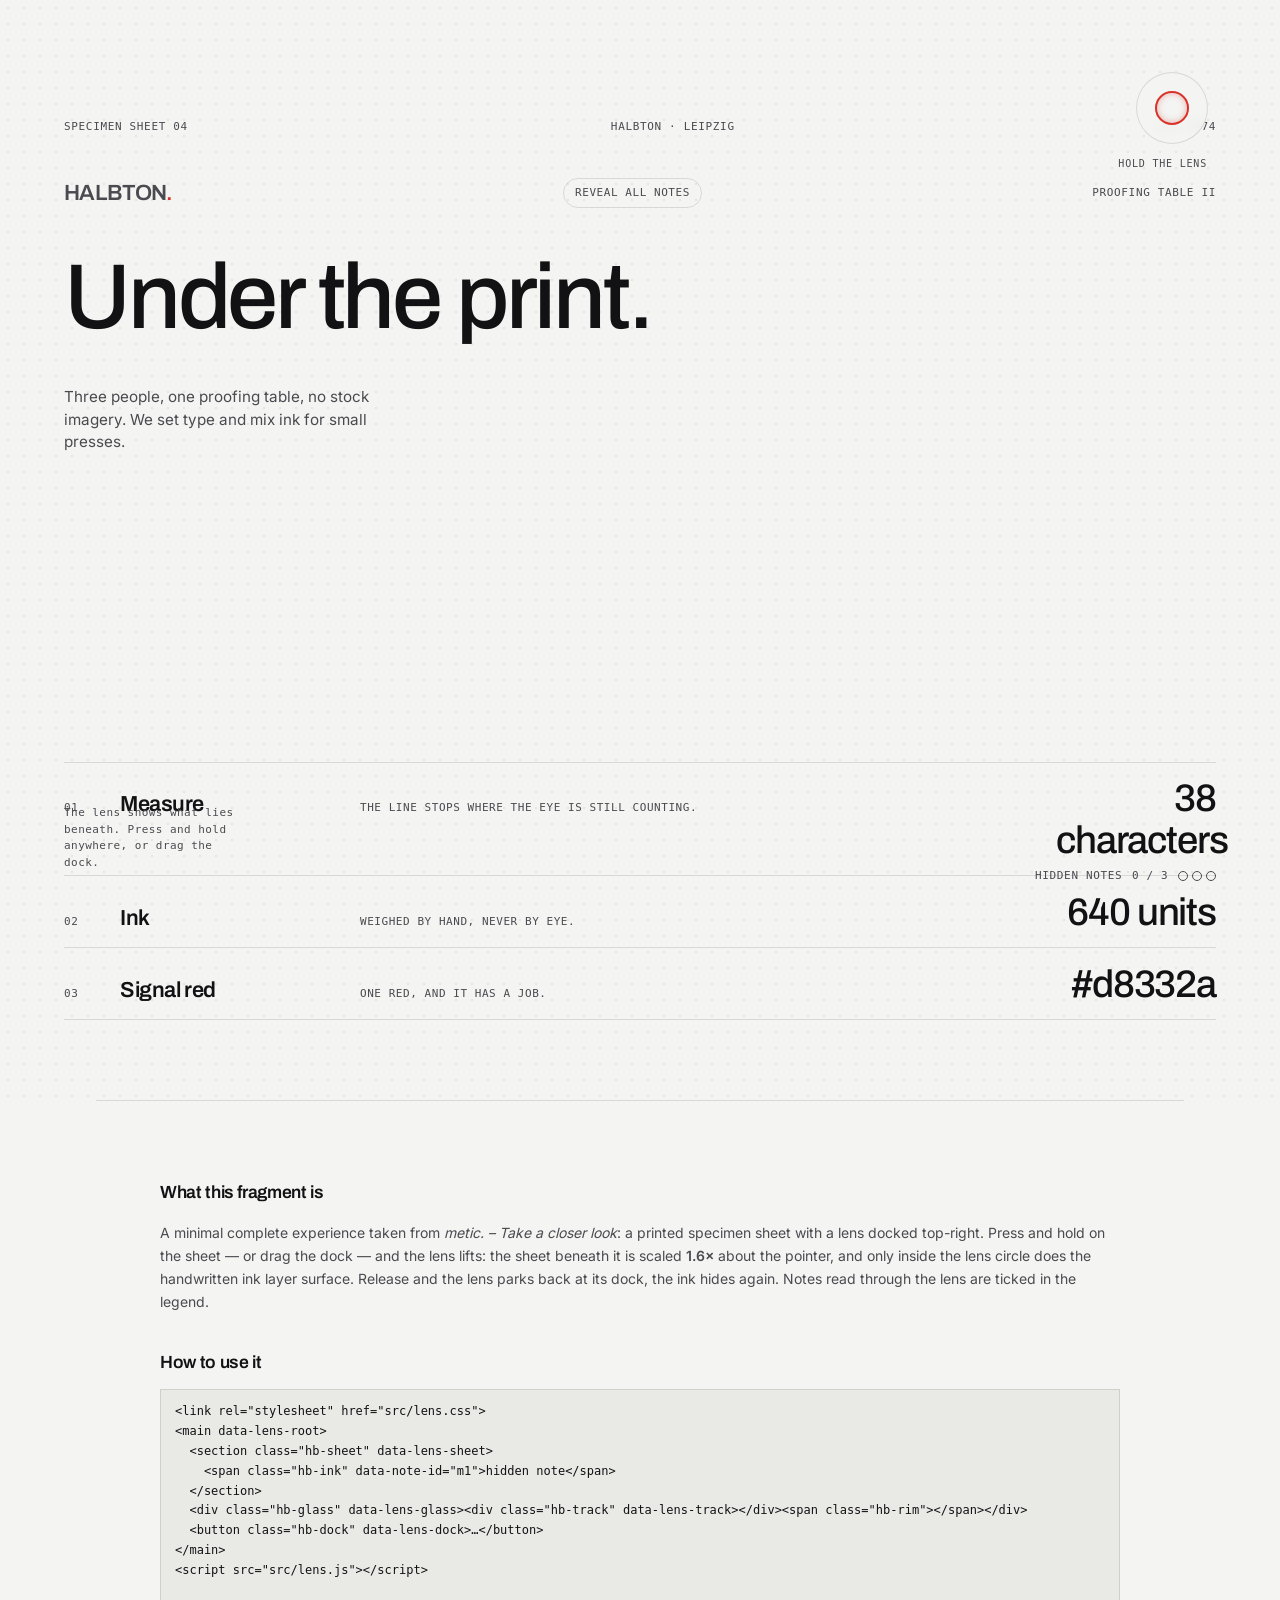
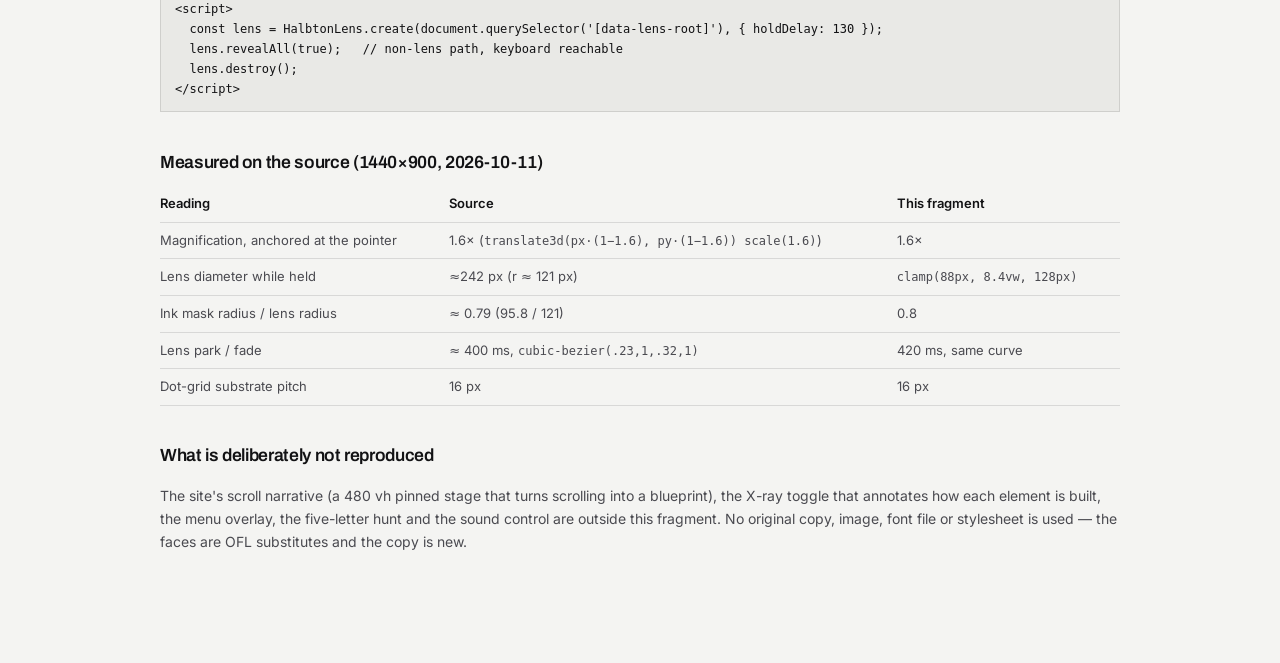
<file: entries/2026-10-11-loupe-hidden-ink/demo/index.html>
<!doctype html>
<html lang="en" class="no-js">
<head>
<meta charset="utf-8">
<meta name="viewport" content="width=device-width,initial-scale=1">
<title>Halbton. — Under the print · hold-to-lift lens fragment</title>
<link rel="stylesheet" href="../src/lens.css">
<style>
  /* demo chrome only — none of this is part of the component */
  html, body { margin: 0; background: var(--hb-paper); }
  body { font-family: var(--hb-font-text); color: var(--hb-ink); }

  a.hb-wordmark, a.hb-wordmark:visited { color: inherit; }

  .sheet-tools { display: flex; gap: 0.75rem; align-items: center; }
  .sheet-tools button {
    font: 11px/1 var(--hb-font-mono);
    letter-spacing: 0.05em;
    text-transform: uppercase;
    background: none;
    border: 1px solid var(--hb-line);
    color: var(--hb-ink-2);
    border-radius: 999px;
    padding: 5px 11px;
    min-height: 30px;
    cursor: pointer;
  }
  .sheet-tools button[aria-pressed="true"] { border-color: var(--hb-red); color: var(--hb-red); }

  .doc {
    position: relative;
    z-index: 70;              /* paints over the fragment's fixed hint/legend */
    background: var(--hb-paper);
    max-width: 60rem;
    margin: 0 auto;
    padding: clamp(2rem, 6vw, 5rem) var(--hb-shell) 6rem;
    border-top: 1px solid var(--hb-line);
    font-size: 14px;
    line-height: 1.65;
    color: var(--hb-ink-2);
  }
  .doc h2 {
    font-family: var(--hb-font-display);
    font-weight: 600;
    letter-spacing: -0.02em;
    color: var(--hb-ink);
    font-size: 1.1rem;
    margin: 2.2rem 0 0.6rem;
  }
  .doc h2:first-child { margin-top: 0; }
  .doc code, .doc pre { font-family: var(--hb-font-mono); font-size: 12px; }
  .doc pre {
    background: var(--hb-paper-2);
    border: 1px solid var(--hb-line);
    padding: 12px 14px;
    overflow-x: auto;
    color: var(--hb-ink);
  }
  .doc table { border-collapse: collapse; width: 100%; font-size: 13px; }
  .doc th, .doc td { border-bottom: 1px solid var(--hb-line); text-align: left; padding: 7px 10px 7px 0; vertical-align: top; }
  .doc th { color: var(--hb-ink); font-weight: 600; }
</style>
</head>
<body>

<main data-lens-root>
  <section class="hb-sheet" data-lens-sheet aria-label="Halbton specimen sheet">

    <div class="hb-row">
      <span>Specimen sheet 04</span>
      <span>Halbton · Leipzig</span>
      <span>Set 1974</span>
    </div>

    <div class="hb-row" style="align-items:center">
      <a class="hb-wordmark" href="#doc">Halbton<i>.</i></a>
      <span class="sheet-tools">
        <button type="button" data-lens-all aria-pressed="false" title="Show every hidden note without the lens">Reveal all notes</button>
      </span>
      <span>Proofing table II</span>
    </div>

    <h1 class="hb-title">Under the print.</h1>

    <p class="hb-lede">Three people, one proofing table, no stock imagery. We set type and mix ink for small presses.</p>

    <div class="hb-specimens">
      <div class="hb-specimen">
        <small>01</small>
        <b>Measure</b>
        <small>The line stops where the eye is still counting.</small>
        <strong>38 characters</strong>
        <span class="hb-ink" data-note-id="m1" style="left:30%; top:-1.15rem; --hb-tilt:-2.5deg">38 and no more. Past that the eye doubles back.</span>
      </div>
      <div class="hb-specimen">
        <small>02</small>
        <b>Ink</b>
        <small>Weighed by hand, never by eye.</small>
        <strong>640 units</strong>
        <span class="hb-ink" data-note-id="m2" style="right:16%; top:1.7rem; --hb-tilt:1.8deg">640 units. Twenty more and the hairlines fill in.</span>
      </div>
      <div class="hb-specimen">
        <small>03</small>
        <b>Signal red</b>
        <small>One red, and it has a job.</small>
        <strong>#d8332a</strong>
        <span class="hb-ink" data-note-id="m3" style="left:44%; top:-1.3rem; --hb-tilt:-1.5deg">One red. It marks. It never decorates.</span>
      </div>
    </div>
  </section>

  <!-- the lens: a circular window onto a magnified copy of the sheet -->
  <div class="hb-glass" data-lens-glass aria-hidden="true">
    <div class="hb-track" data-lens-track></div>
    <span class="hb-rim"></span>
  </div>

  <button class="hb-dock" type="button" data-lens-dock aria-label="Lift the lens">
    <span aria-hidden="true"></span>
    <em>Hold the lens</em>
  </button>

  <p class="hb-hint" data-lens-hint>The lens shows what lies beneath. Press and hold anywhere, or drag the dock.</p>

  <div class="hb-legend">
    <span>Hidden notes</span>
    <span data-lens-count>0 / 3</span>
    <span class="hb-dots" aria-hidden="true">
      <i data-dot="m1"></i><i data-dot="m2"></i><i data-dot="m3"></i>
    </span>
  </div>
</main>

<section class="doc" id="doc">
  <h2>What this fragment is</h2>
  <p>A minimal complete experience taken from <em>metic. – Take a closer look</em>: a printed specimen sheet with a
  lens docked top-right. Press and hold on the sheet — or drag the dock — and the lens lifts: the sheet beneath it is
  scaled <strong>1.6×</strong> about the pointer, and only inside the lens circle does the handwritten ink layer
  surface. Release and the lens parks back at its dock, the ink hides again. Notes read through the lens are ticked in
  the legend.</p>

  <h2>How to use it</h2>
  <pre>&lt;link rel="stylesheet" href="src/lens.css"&gt;
&lt;main data-lens-root&gt;
  &lt;section class="hb-sheet" data-lens-sheet&gt;
    &lt;span class="hb-ink" data-note-id="m1"&gt;hidden note&lt;/span&gt;
  &lt;/section&gt;
  &lt;div class="hb-glass" data-lens-glass&gt;&lt;div class="hb-track" data-lens-track&gt;&lt;/div&gt;&lt;span class="hb-rim"&gt;&lt;/span&gt;&lt;/div&gt;
  &lt;button class="hb-dock" data-lens-dock&gt;…&lt;/button&gt;
&lt;/main&gt;
&lt;script src="src/lens.js"&gt;&lt;/script&gt;

&lt;script&gt;
  const lens = HalbtonLens.create(document.querySelector('[data-lens-root]'), { holdDelay: 130 });
  lens.revealAll(true);   // non-lens path, keyboard reachable
  lens.destroy();
&lt;/script&gt;</pre>

  <h2>Measured on the source (1440×900, 2026-10-11)</h2>
  <table>
    <tr><th>Reading</th><th>Source</th><th>This fragment</th></tr>
    <tr><td>Magnification, anchored at the pointer</td><td>1.6× (<code>translate3d(px·(1−1.6), py·(1−1.6)) scale(1.6)</code>)</td><td>1.6×</td></tr>
    <tr><td>Lens diameter while held</td><td>≈242 px (r ≈ 121 px)</td><td><code>clamp(88px, 8.4vw, 128px)</code></td></tr>
    <tr><td>Ink mask radius / lens radius</td><td>≈ 0.79 (95.8 / 121)</td><td>0.8</td></tr>
    <tr><td>Lens park / fade</td><td>≈ 400 ms, <code>cubic-bezier(.23,1,.32,1)</code></td><td>420 ms, same curve</td></tr>
    <tr><td>Dot-grid substrate pitch</td><td>16 px</td><td>16 px</td></tr>
  </table>

  <h2>What is deliberately not reproduced</h2>
  <p>The site's scroll narrative (a 480 vh pinned stage that turns scrolling into a blueprint), the X-ray toggle that
  annotates how each element is built, the menu overlay, the five-letter hunt and the sound control are outside this
  fragment. No original copy, image, font file or stylesheet is used — the faces are OFL substitutes and the copy is
  new.</p>
</section>

<noscript>
  <style>
    main[data-lens-root] .hb-ink { visibility: visible; mask-image: none; -webkit-mask-image: none; }
    main[data-lens-root] .hb-dock { display: none; }
  </style>
</noscript>

<script src="../src/lens.js"></script>
</body>
</html>
</file>
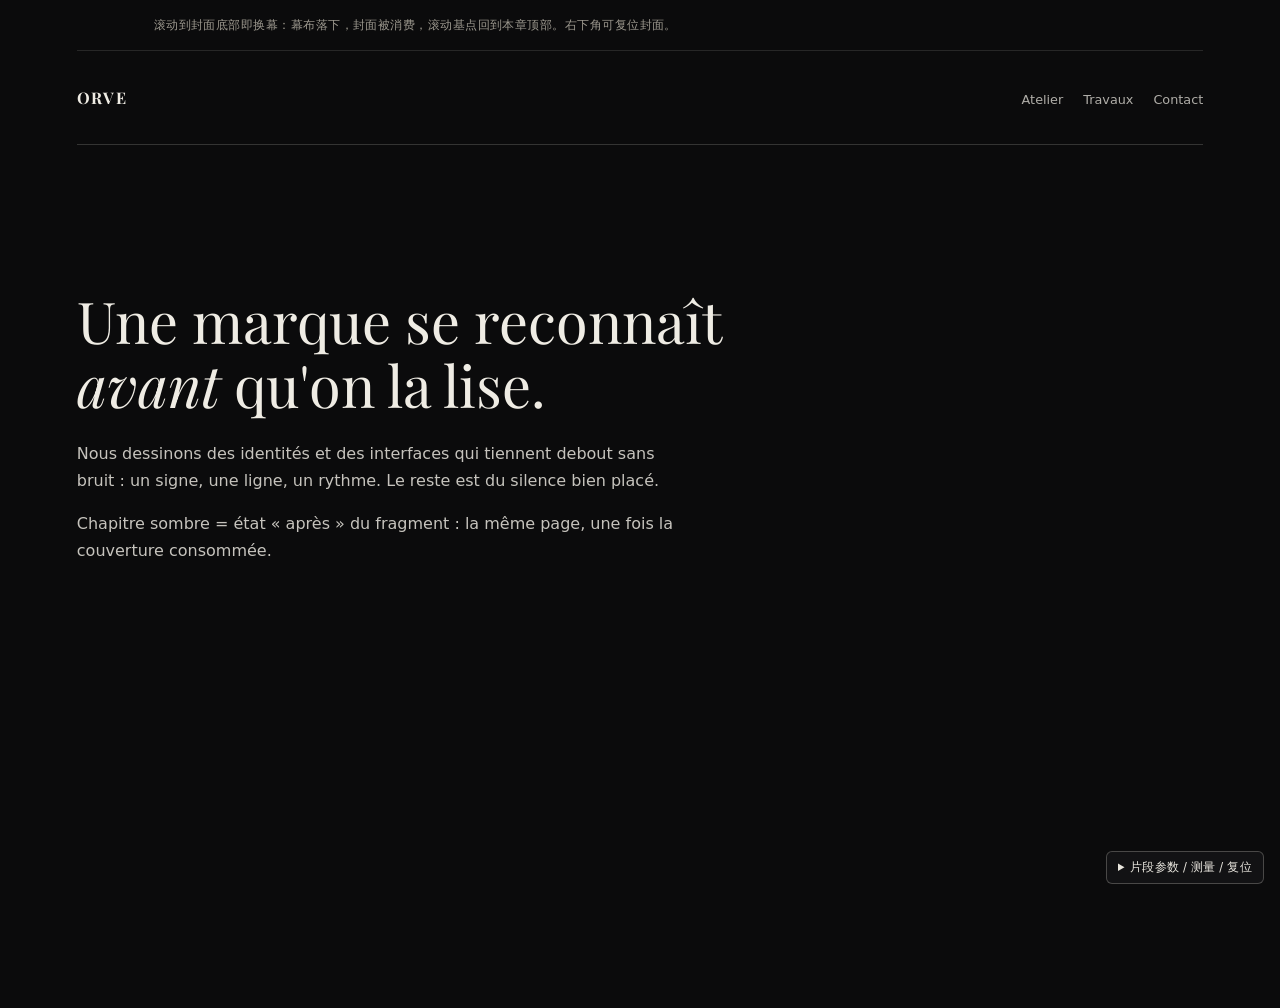
<file: entries/2026-10-11-scroll-cover-swap/demo/index.html>
<!doctype html>
<html lang="zh-CN">
<head>
<meta charset="utf-8">
<meta name="viewport" content="width=device-width,initial-scale=1">
<title>demo · ORVE 封面换幕（scroll-consumed cover）</title>
<link rel="icon" href="data:,">
<link rel="stylesheet" href="../src/fonts.css">
<link rel="stylesheet" href="../src/cover.css">
<style>
  /* 仅 demo 页外壳，不属于组件本身 */
  html, body { margin: 0; }
  body { background: #0b0b0c; color: #efece4; font-family: system-ui, "Noto Sans SC", sans-serif; }
  .shell-note { padding: 1.1rem 6vw; font-size: .72rem; letter-spacing: .04em; color: #9c988e; border-bottom: 1px solid rgba(239,236,228,.12); }
</style>
</head>
<body>

<!-- ============ 前幕：浅色「品牌印章」封面 ============ -->
<div class="orve-cover" data-orve-cover data-orve-chapter="#orve-chapitre">
  <div class="orve-cover__stage" data-orve-stage>
    <!-- 字标：先绘制，标记放大后会被它覆盖 -->
    <div class="orve-cover__wordmark" aria-label="ORVE">ORVE</div>

    <!-- 主体标记：径向对称品牌火花。原创 SVG 内联，无 JS 也可见；JS 只在缺失时兜底注入 -->
    <div class="orve-cover__mark" data-orve-mark role="img" aria-label="ORVE 品牌记号"><svg viewBox="0 0 100 100" aria-hidden="true" focusable="false"><path d="M50 50L46.63 35.38L50.00 4.00L53.37 35.38ZM50 50L57.95 37.28L82.53 17.47L62.72 42.05ZM50 50L64.62 46.63L96.00 50.00L64.62 53.37ZM50 50L62.72 57.95L82.53 82.53L57.95 62.72ZM50 50L53.37 64.62L50.00 96.00L46.63 64.62ZM50 50L42.05 62.72L17.47 82.53L37.28 57.95ZM50 50L35.38 53.37L4.00 50.00L35.38 46.63ZM50 50L37.28 42.05L17.47 17.47L42.05 37.28Z" fill="currentColor"/></svg></div>

    <!-- 说明行 + 纵向标签窗：DOM 在标记之后，绘制在放大的标记之上 -->
    <div class="orve-cover__below">
      <p class="orve-cover__tagline">
        Atelier de typographie et de mouvement
        <span class="accent">nomade</span>
      </p>
      <div class="orve-cover__ticker" data-orve-ticker aria-hidden="true">
        <ul class="orve-cover__track" data-orve-track>
          <li>Typographie</li>
          <li>Mouvement</li>
          <li>Systèmes</li>
          <li>Éditions</li>
          <li>Signalétique</li>
          <li>Interface</li>
          <li>Typographie</li>
          <li>Mouvement</li>
        </ul>
      </div>
    </div>
  </div>

  <!-- 滚动提示：极小字 + 线段 + 走动的小点 -->
  <div class="orve-cover__hint" data-orve-hint aria-hidden="true">
    <span class="label">DÉFILER</span>
    <span class="line"><i class="dot"></i></span>
  </div>

  <!-- 幕布：整屏墨色，随最后一段滚动落下 -->
  <span class="orve-cover__veil" data-orve-veil aria-hidden="true"></span>
</div>

<!-- ============ 后幕：深色章节 ============ -->
<main class="orve-chapter" id="orve-chapitre">
  <div class="shell-note">滚动到封面底部即换幕：幕布落下，封面被消费，滚动基点回到本章顶部。右下角可复位封面。</div>
  <header class="orve-chapter__bar">
    <span class="orve-chapter__brand">ORVE</span>
    <nav class="orve-chapter__nav">
      <a href="#orve-chapitre">Atelier</a>
      <a href="#orve-chapitre">Travaux</a>
      <a href="#orve-chapitre">Contact</a>
    </nav>
  </header>
  <div class="orve-chapter__body">
    <h1>Une marque se reconnaît <em>avant</em> qu'on la lise.</h1>
    <p>Nous dessinons des identités et des interfaces qui tiennent debout sans bruit : un signe, une ligne, un rythme.
       Le reste est du silence bien placé.</p>
    <p>Chapitre sombre = état « après » du fragment : la même page, une fois la couverture consommée.</p>
  </div>
</main>

<!-- 旁侧面板：参数、测量与复位，不属于片段主体 -->
<aside class="orve-panel">
  <details>
    <summary>片段参数 / 测量 / 复位</summary>
    <dl>
      <dt>封面高度</dt><dd>100svh（换幕阈值 = 一屏）</dd>
      <dt>标记放大</dt><dd>1× → 31×，onset 0.26，指数 2.4</dd>
      <dt>列表自走</dt><dd>常驻循环带 12.9px/s，与滚动位置无关</dd>
      <dt>提示淡出</dt><dd>前 34% 进度</dd>
      <dt>幕布</dt><dd>进度 0.86 起落满</dd>
    </dl>
    <button type="button" id="orve-reset">复位封面</button>
  </details>
</aside>

<script src="../src/cover.js"></script>
<script>
  (function () {
    var btn = document.getElementById('orve-reset');
    btn.addEventListener('click', function () {
      var api = window.OrveCover;
      if (api && api.instances[0]) api.instances[0].reset();
    });
  })();
</script>
</body>
</html>
</file>
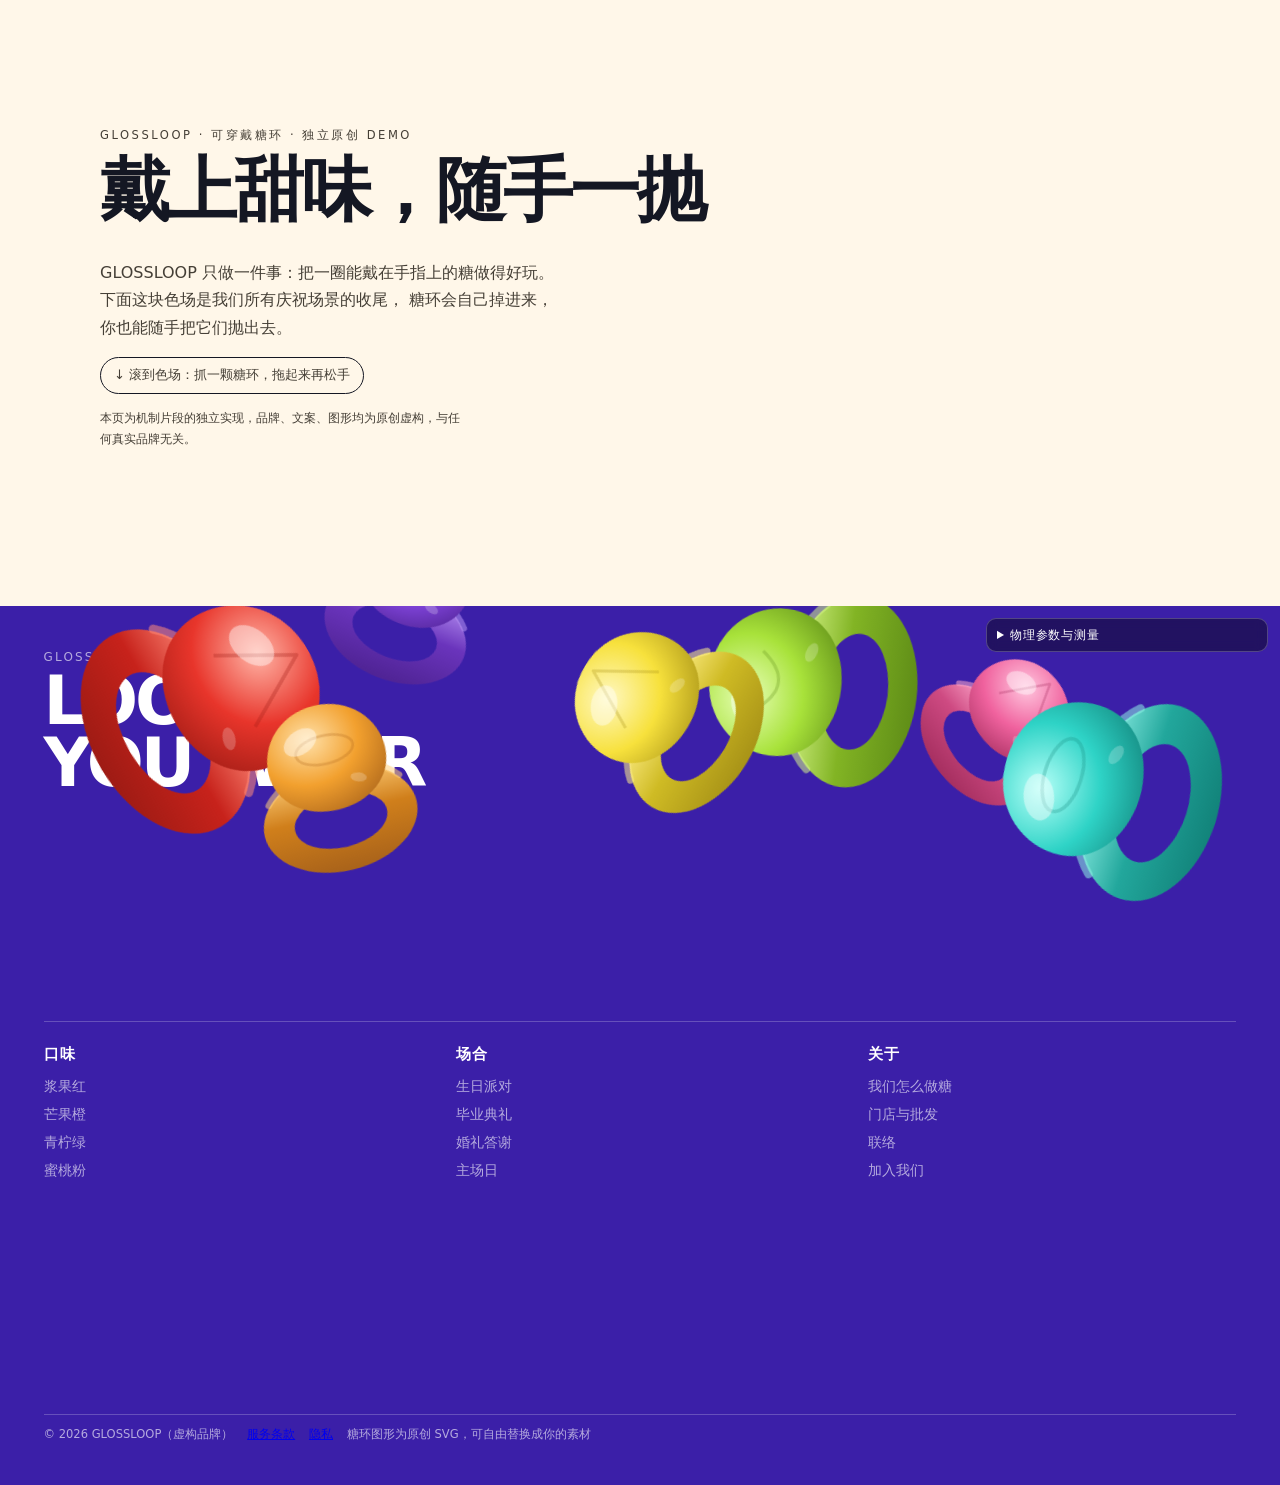
<file: entries/2026-10-11-throwable-sweets-footer/demo/index.html>
<!doctype html>
<html lang="zh-CN">
<head>
<meta charset="utf-8">
<meta name="viewport" content="width=device-width,initial-scale=1">
<title>可抛掷糖环页脚 · GLOSSLOOP（原创 demo）</title>
<!-- 组件样式与行为都在 src/ 里，demo 只提供上下文与调参面板 -->
<link rel="stylesheet" href="../src/throwable-sweets.css">
<style>
  /* 以下只是 demo 页的上下文排版，不属于被萃取的组件 */
  :root { --lede-bg: #fff7e9; --lede-ink: #141723; }
  html, body { margin: 0; }
  body { background: var(--lede-bg); color: var(--lede-ink);
    font-family: "DejaVu Sans", "Segoe UI", Arial, sans-serif; }
  .lede { max-width: 1080px; margin: 0 auto; padding: 14vh 24px 16vh; }
  .lede__eyebrow { font-size: .72rem; letter-spacing: .22em; text-transform: uppercase;
    color: #6d6250; margin: 0 0 1.2em; }
  .lede h1 { font-family: "Trebuchet MS", "DejaVu Sans", sans-serif;
    font-size: clamp(2.2rem, 6vw, 4.4rem); letter-spacing: -.04em; line-height: .95;
    margin: 0 0 .5em; text-transform: uppercase; }
  .lede p { max-width: 46ch; line-height: 1.7; color: #453f36; margin: 0 0 1em; }
  .lede__hint { display: inline-block; border: 1px solid #141723; border-radius: 999px;
    padding: .5em 1em; font-size: .82rem; }
  .lede__note { font-size: .78rem; color: #7a7160; }
</style>
</head>
<body>

<!-- ===== 上方上下文（不属于组件）：让页脚色场需要滚动才会进入视口 ===== -->
<section class="lede">
  <p class="lede__eyebrow">GLOSSLOOP · 可穿戴糖环 · 独立原创 demo</p>
  <h1>戴上甜味，随手一抛</h1>
  <p>GLOSSLOOP 只做一件事：把一圈能戴在手指上的糖做得好玩。下面这块色场是我们所有庆祝场景的收尾，
     糖环会自己掉进来，你也能随手把它们抛出去。</p>
  <p class="lede__hint">↓ 滚到色场：抓一颗糖环，拖起来再松手</p>
  <p class="lede__note">本页为机制片段的独立实现，品牌、文案、图形均为原创虚构，与任何真实品牌无关。</p>
</section>

<!-- ===== 被萃取的片段：色场页脚 + 可抛掷糖环 ===== -->
<footer class="sweets-band" id="glossloop-band" data-sweets-band>
  <div class="sweets-band__inner">
    <div>
      <p class="sweets-band__small">Glossloop · est. 2026</p>
      <h2 class="sweets-band__mark">Loops<br>you wear</h2>
    </div>

    <nav class="sweets-menu" aria-label="页脚导航">
      <div>
        <h3>口味</h3>
        <ul>
          <li><a href="#glossloop-band">浆果红</a></li>
          <li><a href="#glossloop-band">芒果橙</a></li>
          <li><a href="#glossloop-band">青柠绿</a></li>
          <li><a href="#glossloop-band">蜜桃粉</a></li>
        </ul>
      </div>
      <div>
        <h3>场合</h3>
        <ul>
          <li><a href="#glossloop-band">生日派对</a></li>
          <li><a href="#glossloop-band">毕业典礼</a></li>
          <li><a href="#glossloop-band">婚礼答谢</a></li>
          <li><a href="#glossloop-band">主场日</a></li>
        </ul>
      </div>
      <div>
        <h3>关于</h3>
        <ul>
          <li><a href="#glossloop-band">我们怎么做糖</a></li>
          <li><a href="#glossloop-band">门店与批发</a></li>
          <li><a href="#glossloop-band">联络</a></li>
          <li><a href="#glossloop-band">加入我们</a></li>
        </ul>
      </div>
    </nav>

    <div class="sweets-band__legal">
      <span>© 2026 GLOSSLOOP（虚构品牌）</span>
      <a href="#glossloop-band">服务条款</a>
      <a href="#glossloop-band">隐私</a>
      <span>糖环图形为原创 SVG，可自由替换成你的素材</span>
    </div>
  </div>

  <!-- 糖环对象层：铺满色场并被色场裁切；只有对象本身吃指针 -->
  <div class="sweets-field" data-sweets-field aria-label="可抛掷糖环区">
        <button class="sweet" type="button" data-sweet data-flavour="berry"
                style="--x:4%;--w:24%;--r:-18deg"
                aria-label="浆果红糖环，可拖拽或用方向键移动"><svg class="sweet__art" viewBox="0 0 240 210" role="img" aria-hidden="true" focusable="false"><defs><linearGradient id="sw0-band" x1="0" y1="0" x2="0" y2="1"><stop offset="0" stop-color="#FF8A79"/><stop offset="0.45" stop-color="#C7221B"/><stop offset="1" stop-color="#9E1B14"/></linearGradient><radialGradient id="sw0-gem" cx="0.38" cy="0.30" r="0.85"><stop offset="0" stop-color="#FFB4A6"/><stop offset="0.5" stop-color="#E8352B"/><stop offset="1" stop-color="#9E1B14"/></radialGradient></defs><path fill-rule="evenodd" fill="url(#sw0-band)" d="M120 74 A86 58 0 1 0 120 190 A86 58 0 1 0 120 74 Z M120 104 A52 30 0 1 0 120 164 A52 30 0 1 0 120 104 Z"/><path d="M46 100 A86 58 0 0 1 194 100" fill="none" stroke="#FF8A79" stroke-opacity="0.55" stroke-width="7" stroke-linecap="round"/><path fill="url(#sw0-gem)" d="M120 4 C160 4 186 34 186 66 C186 100 156 122 120 122 C84 122 54 100 54 66 C54 34 80 4 120 4 Z"/><path d="M87.8 69.6 L120 13.4 L152.2 69.6" fill="none" stroke="#9E1B14" stroke-opacity="0.30" stroke-width="3" stroke-linejoin="round"/><ellipse cx="96" cy="40" rx="20" ry="13" fill="#ffffff" fill-opacity="0.42" transform="rotate(-22 96 40)"/><ellipse cx="150" cy="92" rx="9" ry="5" fill="#ffffff" fill-opacity="0.22" transform="rotate(18 150 92)"/></svg></button>
        <button class="sweet" type="button" data-sweet data-flavour="mango"
                style="--x:22%;--w:17%;--r:26deg"
                aria-label="芒果橙糖环，可拖拽或用方向键移动"><svg class="sweet__art" viewBox="0 0 240 210" role="img" aria-hidden="true" focusable="false"><defs><linearGradient id="sw1-band" x1="0" y1="0" x2="0" y2="1"><stop offset="0" stop-color="#FFCF7A"/><stop offset="0.45" stop-color="#D07F1B"/><stop offset="1" stop-color="#A9631A"/></linearGradient><radialGradient id="sw1-gem" cx="0.38" cy="0.30" r="0.85"><stop offset="0" stop-color="#FFE0A8"/><stop offset="0.5" stop-color="#F2A02E"/><stop offset="1" stop-color="#A9631A"/></radialGradient></defs><path fill-rule="evenodd" fill="url(#sw1-band)" d="M120 74 A86 58 0 1 0 120 190 A86 58 0 1 0 120 74 Z M120 104 A52 30 0 1 0 120 164 A52 30 0 1 0 120 104 Z"/><path d="M46 100 A86 58 0 0 1 194 100" fill="none" stroke="#FFCF7A" stroke-opacity="0.55" stroke-width="7" stroke-linecap="round"/><path fill="url(#sw1-gem)" d="M120 4 C160 4 186 34 186 66 C186 100 156 122 120 122 C84 122 54 100 54 66 C54 34 80 4 120 4 Z"/><ellipse cx="120" cy="54" rx="32.2" ry="15.6" fill="none" stroke="#A9631A" stroke-opacity="0.26" stroke-width="3"/><ellipse cx="96" cy="40" rx="20" ry="13" fill="#ffffff" fill-opacity="0.42" transform="rotate(-22 96 40)"/><ellipse cx="150" cy="92" rx="9" ry="5" fill="#ffffff" fill-opacity="0.22" transform="rotate(18 150 92)"/></svg></button>
        <button class="sweet" type="button" data-sweet data-flavour="lime"
                style="--x:41%;--w:21%;--r:-8deg"
                aria-label="青柠绿糖环，可拖拽或用方向键移动"><svg class="sweet__art" viewBox="0 0 240 210" role="img" aria-hidden="true" focusable="false"><defs><linearGradient id="sw2-band" x1="0" y1="0" x2="0" y2="1"><stop offset="0" stop-color="#D6F58A"/><stop offset="0.45" stop-color="#82B424"/><stop offset="1" stop-color="#5F8D17"/></linearGradient><radialGradient id="sw2-gem" cx="0.38" cy="0.30" r="0.85"><stop offset="0" stop-color="#E8FFB8"/><stop offset="0.5" stop-color="#A8E23A"/><stop offset="1" stop-color="#5F8D17"/></radialGradient></defs><path fill-rule="evenodd" fill="url(#sw2-band)" d="M120 74 A86 58 0 1 0 120 190 A86 58 0 1 0 120 74 Z M120 104 A52 30 0 1 0 120 164 A52 30 0 1 0 120 104 Z"/><path d="M46 100 A86 58 0 0 1 194 100" fill="none" stroke="#D6F58A" stroke-opacity="0.55" stroke-width="7" stroke-linecap="round"/><path fill="url(#sw2-gem)" d="M120 4 C160 4 186 34 186 66 C186 100 156 122 120 122 C84 122 54 100 54 66 C54 34 80 4 120 4 Z"/><path d="M94.0 48.8 Q120 82.6 146.0 48.8" fill="none" stroke="#5F8D17" stroke-opacity="0.28" stroke-width="3"/><ellipse cx="96" cy="40" rx="20" ry="13" fill="#ffffff" fill-opacity="0.42" transform="rotate(-22 96 40)"/><ellipse cx="150" cy="92" rx="9" ry="5" fill="#ffffff" fill-opacity="0.22" transform="rotate(18 150 92)"/></svg></button>
        <button class="sweet" type="button" data-sweet data-flavour="blush"
                style="--x:62%;--w:15%;--r:34deg"
                aria-label="蜜桃粉糖环，可拖拽或用方向键移动"><svg class="sweet__art" viewBox="0 0 240 210" role="img" aria-hidden="true" focusable="false"><defs><linearGradient id="sw3-band" x1="0" y1="0" x2="0" y2="1"><stop offset="0" stop-color="#FFA8CB"/><stop offset="0.45" stop-color="#CE4A82"/><stop offset="1" stop-color="#A62F60"/></linearGradient><radialGradient id="sw3-gem" cx="0.38" cy="0.30" r="0.85"><stop offset="0" stop-color="#FFC6DE"/><stop offset="0.5" stop-color="#F0629E"/><stop offset="1" stop-color="#A62F60"/></radialGradient></defs><path fill-rule="evenodd" fill="url(#sw3-band)" d="M120 74 A86 58 0 1 0 120 190 A86 58 0 1 0 120 74 Z M120 104 A52 30 0 1 0 120 164 A52 30 0 1 0 120 104 Z"/><path d="M46 100 A86 58 0 0 1 194 100" fill="none" stroke="#FFA8CB" stroke-opacity="0.55" stroke-width="7" stroke-linecap="round"/><path fill="url(#sw3-gem)" d="M120 4 C160 4 186 34 186 66 C186 100 156 122 120 122 C84 122 54 100 54 66 C54 34 80 4 120 4 Z"/><path d="M87.8 69.6 L120 13.4 L152.2 69.6" fill="none" stroke="#A62F60" stroke-opacity="0.30" stroke-width="3" stroke-linejoin="round"/><ellipse cx="96" cy="40" rx="20" ry="13" fill="#ffffff" fill-opacity="0.42" transform="rotate(-22 96 40)"/><ellipse cx="150" cy="92" rx="9" ry="5" fill="#ffffff" fill-opacity="0.22" transform="rotate(18 150 92)"/></svg></button>
        <button class="sweet" type="button" data-sweet data-flavour="aqua"
                style="--x:76%;--w:22%;--r:-27deg"
                aria-label="汽水青糖环，可拖拽或用方向键移动"><svg class="sweet__art" viewBox="0 0 240 210" role="img" aria-hidden="true" focusable="false"><defs><linearGradient id="sw4-band" x1="0" y1="0" x2="0" y2="1"><stop offset="0" stop-color="#8FF0E6"/><stop offset="0.45" stop-color="#22A79C"/><stop offset="1" stop-color="#12837A"/></linearGradient><radialGradient id="sw4-gem" cx="0.38" cy="0.30" r="0.85"><stop offset="0" stop-color="#B4FFF7"/><stop offset="0.5" stop-color="#2ED3C6"/><stop offset="1" stop-color="#12837A"/></radialGradient></defs><path fill-rule="evenodd" fill="url(#sw4-band)" d="M120 74 A86 58 0 1 0 120 190 A86 58 0 1 0 120 74 Z M120 104 A52 30 0 1 0 120 164 A52 30 0 1 0 120 104 Z"/><path d="M46 100 A86 58 0 0 1 194 100" fill="none" stroke="#8FF0E6" stroke-opacity="0.55" stroke-width="7" stroke-linecap="round"/><path fill="url(#sw4-gem)" d="M120 4 C160 4 186 34 186 66 C186 100 156 122 120 122 C84 122 54 100 54 66 C54 34 80 4 120 4 Z"/><ellipse cx="120" cy="54" rx="32.2" ry="15.6" fill="none" stroke="#12837A" stroke-opacity="0.26" stroke-width="3"/><ellipse cx="96" cy="40" rx="20" ry="13" fill="#ffffff" fill-opacity="0.42" transform="rotate(-22 96 40)"/><ellipse cx="150" cy="92" rx="9" ry="5" fill="#ffffff" fill-opacity="0.22" transform="rotate(18 150 92)"/></svg></button>
        <button class="sweet" type="button" data-sweet data-flavour="grape"
                style="--x:33%;--w:16%;--r:12deg"
                aria-label="葡萄紫糖环，可拖拽或用方向键移动"><svg class="sweet__art" viewBox="0 0 240 210" role="img" aria-hidden="true" focusable="false"><defs><linearGradient id="sw5-band" x1="0" y1="0" x2="0" y2="1"><stop offset="0" stop-color="#B994F5"/><stop offset="0.45" stop-color="#6A34BC"/><stop offset="1" stop-color="#4F2394"/></linearGradient><radialGradient id="sw5-gem" cx="0.38" cy="0.30" r="0.85"><stop offset="0" stop-color="#D6BCFF"/><stop offset="0.5" stop-color="#8A4BE8"/><stop offset="1" stop-color="#4F2394"/></radialGradient></defs><path fill-rule="evenodd" fill="url(#sw5-band)" d="M120 74 A86 58 0 1 0 120 190 A86 58 0 1 0 120 74 Z M120 104 A52 30 0 1 0 120 164 A52 30 0 1 0 120 104 Z"/><path d="M46 100 A86 58 0 0 1 194 100" fill="none" stroke="#B994F5" stroke-opacity="0.55" stroke-width="7" stroke-linecap="round"/><path fill="url(#sw5-gem)" d="M120 4 C160 4 186 34 186 66 C186 100 156 122 120 122 C84 122 54 100 54 66 C54 34 80 4 120 4 Z"/><path d="M94.0 48.8 Q120 82.6 146.0 48.8" fill="none" stroke="#4F2394" stroke-opacity="0.28" stroke-width="3"/><ellipse cx="96" cy="40" rx="20" ry="13" fill="#ffffff" fill-opacity="0.42" transform="rotate(-22 96 40)"/><ellipse cx="150" cy="92" rx="9" ry="5" fill="#ffffff" fill-opacity="0.22" transform="rotate(18 150 92)"/></svg></button>
        <button class="sweet" type="button" data-sweet data-flavour="lemon"
                style="--x:54%;--w:19%;--r:-36deg"
                aria-label="柠檬黄糖环，可拖拽或用方向键移动"><svg class="sweet__art" viewBox="0 0 240 210" role="img" aria-hidden="true" focusable="false"><defs><linearGradient id="sw6-band" x1="0" y1="0" x2="0" y2="1"><stop offset="0" stop-color="#FFEF8A"/><stop offset="0.45" stop-color="#CFBB24"/><stop offset="1" stop-color="#A89317"/></linearGradient><radialGradient id="sw6-gem" cx="0.38" cy="0.30" r="0.85"><stop offset="0" stop-color="#FFF8C2"/><stop offset="0.5" stop-color="#F7E13C"/><stop offset="1" stop-color="#A89317"/></radialGradient></defs><path fill-rule="evenodd" fill="url(#sw6-band)" d="M120 74 A86 58 0 1 0 120 190 A86 58 0 1 0 120 74 Z M120 104 A52 30 0 1 0 120 164 A52 30 0 1 0 120 104 Z"/><path d="M46 100 A86 58 0 0 1 194 100" fill="none" stroke="#FFEF8A" stroke-opacity="0.55" stroke-width="7" stroke-linecap="round"/><path fill="url(#sw6-gem)" d="M120 4 C160 4 186 34 186 66 C186 100 156 122 120 122 C84 122 54 100 54 66 C54 34 80 4 120 4 Z"/><path d="M87.8 69.6 L120 13.4 L152.2 69.6" fill="none" stroke="#A89317" stroke-opacity="0.30" stroke-width="3" stroke-linejoin="round"/><ellipse cx="96" cy="40" rx="20" ry="13" fill="#ffffff" fill-opacity="0.42" transform="rotate(-22 96 40)"/><ellipse cx="150" cy="92" rx="9" ry="5" fill="#ffffff" fill-opacity="0.22" transform="rotate(18 150 92)"/></svg></button>
  </div>

  <!-- 调参 / 测量放在旁侧折叠区，不占主画面 -->
  <details class="sweets-panel">
    <summary>物理参数与测量</summary>
    <div class="sweets-panel__body">
      <p class="sweets-panel__read" data-sweets-read>读取中…</p>
      <label>重力 <input type="range" data-sweets-opt="gravity" min="0.1" max="1.2" step="0.05" value="0.55"><output>0.55</output></label>
      <label>恢复 <input type="range" data-sweets-opt="bounce" min="0" max="0.9" step="0.02" value="0.38"><output>0.38</output></label>
      <div style="display:flex;gap:.5em;flex-wrap:wrap">
        <button type="button" data-sweets-reset>再投放一次</button>
        <button type="button" data-sweets-settle>立即静置</button>
      </div>
    </div>
  </details>
</footer>

<script src="../src/throwable-sweets.js"></script>
</body>
</html>
</file>
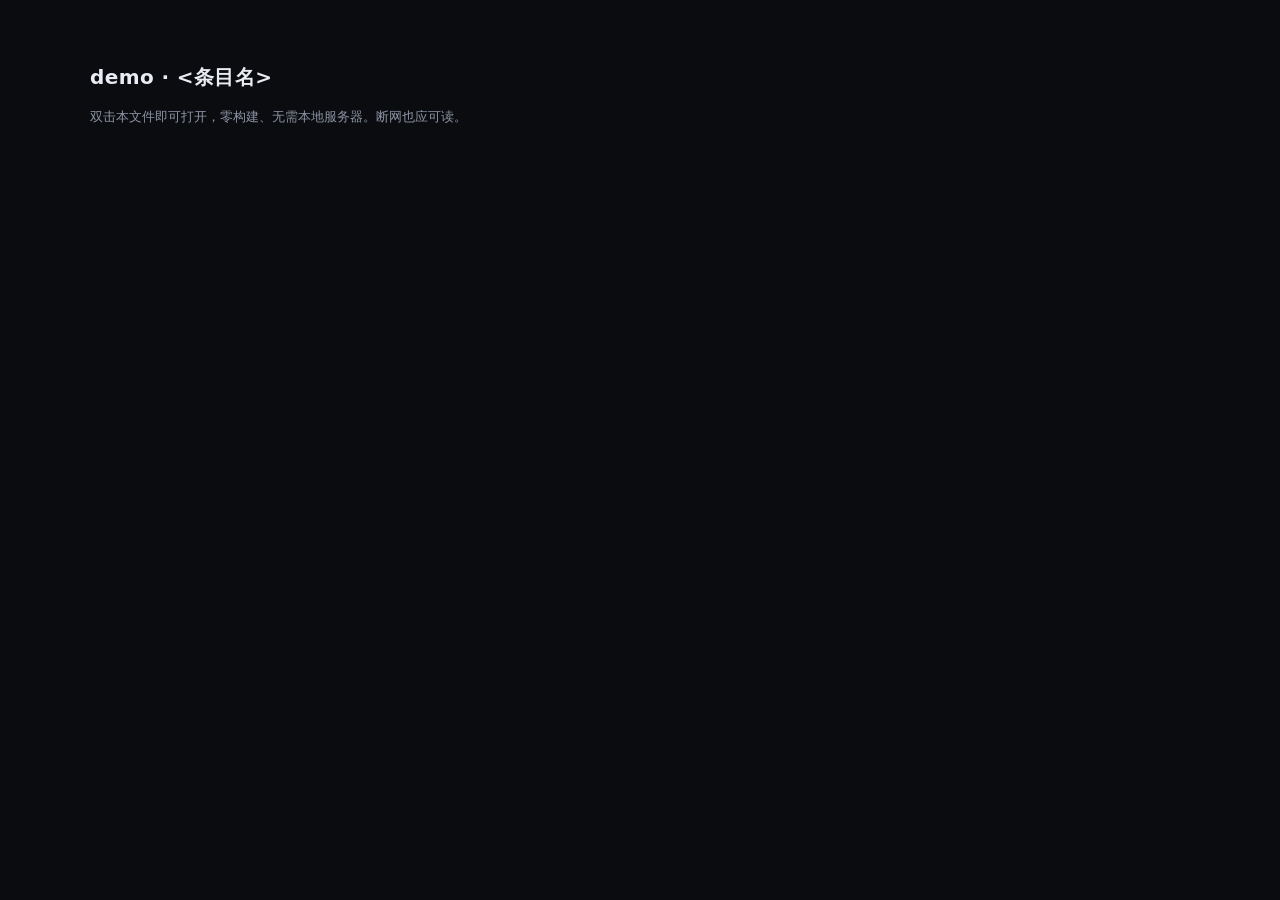
<file: templates/entry/demo/index.html>
<!doctype html>
<html lang="zh-CN">
<head>
<meta charset="utf-8">
<meta name="viewport" content="width=device-width,initial-scale=1">
<title>demo · <条目名></title>
<link rel="stylesheet" href="../src/component.css">
<style>
  /* 仅演示页排版，不属于组件本身 */
  html,body{margin:0;height:100%;background:#0b0c10;color:#e9ecf2;
    font:14px/1.6 system-ui,"Noto Sans SC",sans-serif}
  .wrap{max-width:1100px;margin:0 auto;padding:48px 24px}
  h1{font-size:20px;font-weight:600;letter-spacing:.02em}
  p.hint{color:#8c93a3;font-size:13px}
</style>
</head>
<body>
  <div class="wrap">
    <h1>demo · <条目名></h1>
    <p class="hint">双击本文件即可打开，零构建、无需本地服务器。断网也应可读。</p>

    <!-- 组件挂载点 -->
    <div data-demo-root>
      <!-- TODO: 组件标记 -->
    </div>
  </div>
  <script src="../src/component.js"></script>
</body>
</html>
</file>
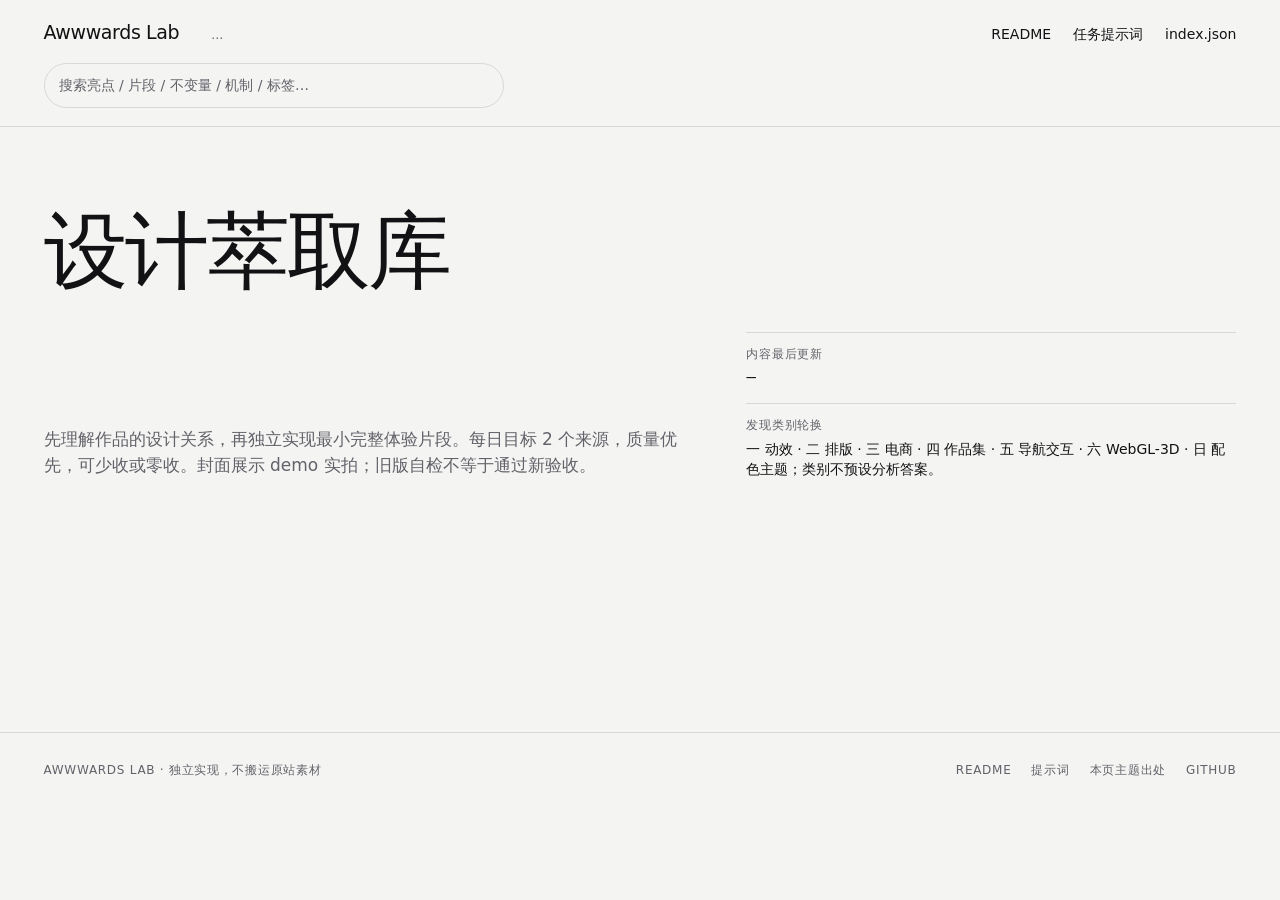
<file: templates/gallery_shell.html>
<!doctype html>
<html lang="zh-CN">
<head>
<meta charset="utf-8">
<meta name="viewport" content="width=device-width,initial-scale=1">
<title>Awwwards Lab · 设计萃取库</title>
<!-- 复用库内纸墨编目主题；本页只添加证据与验证状态的展示。 -->
<link rel="stylesheet" href="../templates/gallery-theme.css">
<style>
  [hidden] { display: none !important; }
  .hero__top { display:flex; gap:20px; align-items:baseline; flex-wrap:wrap; }
  .plate__caption { position:absolute; bottom:12px; left:12px; z-index:1; padding:4px 8px; background:var(--paper); color:var(--ink); font-size:12px; }
  .plate__foot .go { flex-wrap:wrap; }
  .evidence-list, .highlight-list, .invariant-list { margin:0; padding-left:18px; }
  .evidence-list li, .highlight-list li, .invariant-list li { margin-bottom:10px; }
  .evidence-list a { text-decoration:underline; margin-right:10px; }
  .review-badge { padding:4px 8px; border:var(--hairline); }
  .review-badge--legacy { color:var(--ink-soft); }
  .review-badge--v2 { color:var(--accent); }
  .failed-links { display:inline-flex; flex-wrap:wrap; gap:12px; margin-left:12px; }
  .meta__v { overflow-wrap:anywhere; }
</style>
</head>
<body>
<header class="top">
  <div class="shell">
    <div class="top__bar">
      <span class="top__brand">Awwwards Lab</span>
      <span class="top__stat" id="stat">…</span>
      <nav class="top__nav">
        <a href="../README.md">README</a><a href="../PROMPT.md">任务提示词</a><a href="../index.json">index.json</a>
      </nav>
    </div>
    <div class="filters">
      <input class="search" type="search" id="q" placeholder="搜索亮点 / 片段 / 不变量 / 机制 / 标签…" aria-label="搜索设计条目">
      <div class="chips" id="chips"></div>
    </div>
  </div>
</header>
<main>
  <section class="shell hero">
    <div class="hero__top"><h1 class="display">设计萃取库</h1></div>
    <div class="hero__grid">
      <p class="lede">先理解作品的设计关系，再独立实现最小完整体验片段。每日目标 2 个来源，质量优先，可少收或零收。封面展示 demo 实拍；旧版自检不等于通过新验收。</p>
      <div class="hero__meta">
        <div class="rule"><p class="label" style="margin:0 0 6px">内容最后更新</p><p class="small mono" style="margin:0" id="updated">—</p></div>
        <div class="rule"><p class="label" style="margin:0 0 6px">发现类别轮换</p><p class="small" style="margin:0">一 动效 · 二 排版 · 三 电商 · 四 作品集 · 五 导航交互 · 六 WebGL-3D · 日 配色主题；类别不预设分析答案。</p></div>
      </div>
    </div>
    <dl class="stats" id="stats"></dl>
  </section>
  <section class="shell"><div class="catalog" id="grid"></div><div class="empty" id="empty" hidden></div></section>
  <section class="shell notice" id="failed" hidden></section>
</main>
<footer class="foot shell">
  <span>Awwwards Lab · 独立实现，不搬运原站素材</span>
  <nav><a href="../README.md">README</a><a href="../PROMPT.md">提示词</a><a href="../templates/gallery-theme.css">本页主题出处</a><a href="https://github.com/Sparrived/awwwards-lab">GitHub</a></nav>
</footer>
<script type="application/json" id="data">__DATA__</script>
<script>
(function () {
  'use strict';
  const DATA = JSON.parse(document.getElementById('data').textContent);
  const entries = DATA.entries || [], failed = DATA.failed || [];
  const esc = s => String(s == null ? '' : s).replace(/&/g,'&amp;').replace(/</g,'&lt;').replace(/>/g,'&gt;').replace(/"/g,'&quot;');
  const txt = s => esc(String(s == null ? '' : s).replace(/\*\*/g,''));
  const el = html => { const t=document.createElement('template'); t.innerHTML=html.trim(); return t.content.firstElementChild; };
  const arr = v => Array.isArray(v) ? v : [];
  const pad = n => String(n).padStart(2,'0');
  const NONE = '<span class="meta__v--none">未记录</span>';
  const status = s => ({observed:'实际观察', 'source-supported':'源码支持', inferred:'推断', unknown:'未验证', pass:'通过', fail:'失败', unverified:'未验证'}[s] || '未记录');
  const row = (k,v,cls) => '<div class="meta__row'+(cls?' '+cls:'')+'"><span class="meta__k">'+esc(k)+'</span><div class="meta__v">'+v+'</div></div>';
  const external = url => { try { const u=new URL(url); return /^https?:$/.test(u.protocol) ? u.href : ''; } catch (_) { return ''; } };
  const sourceLink = (url,label) => { const safe=external(url); return safe ? '<a href="'+esc(safe)+'" target="_blank" rel="noopener noreferrer">'+esc(label)+'</a>' : ''; };
  const artifactUrl = (e,path) => {
    if (typeof path!=='string' || !path || /[\\:?#\x00]/.test(path) || path.startsWith('/') || path.split('/').includes('..') || path.split('/').includes('private')) return '';
    return '../'+String(e.dir).split('/').map(encodeURIComponent).join('/')+'/'+path.split('/').map(encodeURIComponent).join('/');
  };
  const artifactLinks = (e,paths) => arr(paths).map(path => {
    const url=artifactUrl(e,path);
    return url ? '<a href="'+esc(url)+'" target="_blank" rel="noopener">'+esc(path.split('/').pop())+'</a>' : '';
  }).join(' ');

  const cats={};
  entries.forEach(e=>{const c=e.category||'(未分类)'; cats[c]=(cats[c]||0)+1;});
  const catsSorted=Object.keys(cats).sort((a,b)=>cats[b]-cats[a]);
  const reviewed=entries.filter(e=>e.verification_tier==='v2-reviewed').length;
  const legacy=entries.length-reviewed;
  document.getElementById('updated').textContent=(DATA.generated_at||'').replace('T',' ').slice(0,16);
  document.getElementById('stat').textContent=entries.length+' 条 · v2 复核记录 '+reviewed+' · 旧版自检 '+legacy;
  document.getElementById('stats').innerHTML=[['条目',entries.length],['v2 复核记录',reviewed],['旧版自检',legacy],['未入库',failed.length]]
    .map(([k,v])=>'<div><dt>'+esc(k)+'</dt><dd class="mono">'+v+'</dd></div>').join('');

  function swatches(tokens) {
    return Object.entries((tokens&&tokens.colors)||{}).map(([k,v])=>{
      const color=typeof v==='string' && /^(#[0-9a-f]{3,8}|(?:rgb|hsl|oklch|lab|color)\([^;{}]+\))$/i.test(v.trim());
      return color ? '<span class="sw" title="'+esc(k+': '+v)+'" style="background:'+esc(v)+'"></span>' : '<span class="tag">'+esc(v)+'</span>';
    }).join('');
  }
  function depsText(deps) {
    if (!arr(deps).length) return '<span class="tag tag--none">零依赖</span>';
    return deps.filter(d=>d!=null).map(d=>'<span class="tag tag--dep">'+esc(d.name||d)+(d.version?' '+esc(d.version):'')+'</span>').join(' ');
  }
  function plate(e,i) {
    const v2=e.verification_tier==='v2-reviewed';
    const highlights=arr(e.highlights), fragment=e.selected_fragment||{}, invariants=arr(fragment.invariants);
    const ver=e.verification||{}, review=ver.user_review||{}, evidence=arr(e.evidence), mc=arr(e.motion_catalog);
    const media=e.shot ? '<img src="'+esc(e.shot)+'" alt="'+esc(e.title+' 的 demo 实拍')+'" loading="lazy" onerror="this.remove()">' : '<span class="ph">未提供 demo 实拍</span>';
    const badge=v2 ? 'v2 复核记录通过' : '旧版自检 · 未按 v2 复核';
    const rows=[
      row('片段机制','<span class="meta__v--clamp">'+txt(e.extracted_mechanism)+'</span>'),
      row('设计判断',e.expression?'<span class="meta__v--clamp">'+txt(e.expression)+'</span>':NONE),
      row('适用边界',e.dont_copy?txt(e.dont_copy):NONE,'meta__row--flag')
    ];
    if (highlights.length) rows.push(row('亮点排序','<ol class="highlight-list">'+highlights.map(h=>'<li><strong>'+txt(h.name)+'</strong><br>'+txt(h.why_it_matters)+'</li>').join('')+'</ol>'));
    if (fragment.scope) rows.push(row('本次范围',txt(fragment.scope)));
    const more=[];
    if (fragment.rationale) more.push(row('选择理由',txt(fragment.rationale)));
    if (invariants.length) more.push(row('不变量','<ul class="invariant-list">'+invariants.map(inv=>'<li><span class="mono">'+esc(inv.id)+'</span> '+txt(inv.description)+'</li>').join('')+'</ul>'));
    if (arr(fragment.omitted).length) more.push(row('未实现',fragment.omitted.map(txt).join('；')));
    if (arr(fragment.asset_substitutions).length) more.push(row('素材替代',fragment.asset_substitutions.map(a=>txt(typeof a==='string'?a:JSON.stringify(a))).join('<br>')));
    if (e.composition) more.push(row('构图',txt(e.composition)));
    if (evidence.length) more.push(row('证据状态','<ol class="evidence-list">'+evidence.map(ev=>
      '<li><span class="tag">'+esc(status(ev.status))+'</span> <span class="mono">'+esc(ev.id)+'</span> '+txt(ev.claim)+
      '<br>'+txt([ev.action,ev.viewport].filter(Boolean).join(' · '))+
      '<br>'+(ev.publishable===true?artifactLinks(e,ev.artifacts):'<span class="small">证据文件未授权公开；完整记录见 SPEC</span>')+'</li>'
    ).join('')+'</ol>'));
    more.push(row('复核状态',v2?'v2 分项记录通过（结构校验不替代真实体验）':'历史自报可运行；尚未做本版独立设计对照'));
    if (v2) {
      more.push(row('独立复核','复核者 '+txt(review.reviewer)+'<br>'+arr(review.cases).map(c=>
        '<span class="tag">'+esc(status(c.result))+'</span> '+txt(c.invariant_id)+': '+txt(c.action)+' → '+txt(c.observation)+' ('+txt(c.viewport)+')<br>'+artifactLinks(e,c.artifacts)
      ).join('<br>')));
    }
    if (ver.note) more.push(row('验收说明',txt(ver.note)));
    if (mc.length) more.push(row('行为清单',mc.map(m=>'<span class="tag" title="'+esc([m.driver,m.trigger,m.duration,m.easing].filter(Boolean).join(' · '))+'">'+esc(m.name||'?')+(m.status?' · '+esc(status(m.status)):' · 旧版记录')+'</span>').join(' ')));
    else if (v2) more.push(row('行为清单','未记录动效；静态设计不必凑动画'));
    const sw=swatches(e.tokens);
    if (sw) more.push(row('配色','<span class="swatches">'+sw+'</span>'));
    const typography=(e.tokens&&e.tokens.typography)||{};
    if (Object.keys(typography).length) more.push(row('排版',txt(Object.entries(typography).map(([k,v])=>k+' '+v).join(' · '))));
    more.push(row('依赖',depsText(e.deps)));
    if (e.reuse_hints) more.push(row('适用',txt(e.reuse_hints)));
    if (e.repro_notes) more.push(row('复核条件',txt(e.repro_notes)));
    if ((e.source||{}).observed_at) more.push(row('访问版本',txt(e.source.observed_at+' · '+e.source.route)));
    if (arr(e.tags).length) more.push(row('原站标签',e.tags.map(t=>'<span class="tag">'+esc(t)+'</span>').join(' ')));

    const node=el('<article class="plate" style="--pi:'+i+'">'+
      '<div class="plate__media" data-src="'+esc(e.demo)+'"><span class="plate__idx">'+pad(i+1)+'</span>'+media+
      '<span class="plate__caption">demo 实拍</span><button class="plate__load" type="button">载入实时预览</button></div>'+
      '<div class="plate__head"><div class="plate__sub"><span class="label accent">'+esc(e.strength||e.category)+'</span><span class="label">'+esc(e.date)+'</span><span class="label">发现轴 '+esc(e.category)+'</span></div>'+
      '<h2 class="plate__title">'+esc(e.title||e.id)+'</h2><span class="review-badge review-badge--'+(v2?'v2':'legacy')+'">'+badge+'</span></div>'+
      '<dl class="meta">'+rows.join('')+'</dl><details class="plate__more"><summary>片段 · 证据 · 独立复核与参数</summary><dl class="meta">'+more.join('')+'</dl></details>'+
      '<div class="plate__foot"><span class="plate__id">'+esc(e.id)+'</span><span class="go"><a class="is-primary" href="'+esc(e.demo)+'" target="_blank" rel="noopener">打开 demo</a>'+
      sourceLink(e.source_url,'原站')+sourceLink(e.awwwards_url,'Awwwards')+(e.readme?'<a href="'+esc(e.readme)+'">README</a>':'')+(e.spec?'<a href="'+esc(e.spec)+'">SPEC</a>':'')+'</span></div></article>');
    node.querySelector('.plate__load').addEventListener('click',function(){
      const box=node.querySelector('.plate__media'), img=box.querySelector('img'), iframe=document.createElement('iframe');
      iframe.src=box.dataset.src; iframe.title=(e.title||e.id)+' demo 实时预览';
      box.insertBefore(iframe,this); if(img) img.remove();
      box.querySelector('.plate__caption').textContent='demo 实时预览'; this.remove();
    });
    node.dataset.hay=[e.id,e.title,e.author,e.category,e.summary,e.expression,e.extracted_mechanism,e.reuse_hints,
      JSON.stringify(highlights),JSON.stringify(fragment),arr(e.tags).join(' ')].join(' ').toLowerCase();
    node.dataset.cat=e.category||'(未分类)';
    return node;
  }
  const grid=document.getElementById('grid');
  const nodes=entries.map((e,i)=>{const n=plate(e,i);grid.appendChild(n);return n;});
  const chips=document.getElementById('chips'), active=new Set(), q=document.getElementById('q'), empty=document.getElementById('empty');
  catsSorted.forEach(c=>{
    const b=el('<button class="chip" type="button" aria-pressed="false">'+esc(c)+'<span class="chip__n">'+cats[c]+'</span></button>');
    b.onclick=()=>{if(active.has(c))active.delete(c);else active.add(c);b.setAttribute('aria-pressed',active.has(c));apply();};
    chips.appendChild(b);
  });
  function apply(){
    const term=q.value.trim().toLowerCase();let shown=0;
    nodes.forEach(n=>{const ok=(!active.size||active.has(n.dataset.cat))&&(!term||n.dataset.hay.includes(term));n.hidden=!ok;if(ok)shown++;});
    if(!entries.length){empty.hidden=false;empty.innerHTML='<p class="h3">暂无已入库条目</p><p class="small">先从模板创建草稿并直接打开 demo 复核；通过后再构建画廊。</p>';}
    else if(!shown){empty.hidden=false;empty.innerHTML='<p class="h3">没有匹配的条目</p><p class="small">换个关键词，或清掉分类筛选。</p>';}
    else empty.hidden=true;
  }
  q.addEventListener('input',apply); apply();
  if(failed.length){
    const box=document.getElementById('failed');box.hidden=false;
    box.innerHTML='<h2>未入库 '+failed.length+' 条</h2><p class="small">草稿可直接打开复核，不代表已经通过验收。</p><ul>'+failed.map(f=>
      '<li><span class="mono">'+esc(f.dir)+'</span> — '+esc(f.reason)+'<span class="failed-links">'+
      (f.demo?'<a href="'+esc(f.demo)+'" target="_blank" rel="noopener">检查草稿 demo</a>':'')+
      (f.spec?'<a href="'+esc(f.spec)+'">SPEC</a>':'')+(f.readme?'<a href="'+esc(f.readme)+'">README</a>':'')+'</span></li>'
    ).join('')+'</ul>';
  }
})();
</script>
</body>
</html>
</file>
<file: templates/gallery-theme.css>
/* ============================================================
   gallery-theme.css · 画廊自身的样式表（纸墨编目主题）
   出处：原为 entries/2026-10-11-paper-ink-catalog/src/theme.css；
        该条目被 v2 重做版取代后，把画廊依赖的样式表解耦到 templates/，
        避免「删一条目 → 整站掉样式」的隐式耦合。
   来源：metic.studio（awwwards.com/sites/metic-take-a-closer-look）的实测 token。
   清洁室复刻：只复刻颜色/字阶/间距/动效参数，未复制任何原站代码或素材。
   字体：原站 Bricolage Grotesque + Space Grotesk（均为免费字体，但需联网加载）。
        本主题为「零外网依赖」优先，故只声明字体名 + 系统回退：
        你本地若已安装这些免费字体就会用上，否则回退 system-ui，页面结构不变。

   —— 实测取值（浏览器 getComputedStyle，非目测）——
   纸底 #F4F4F2 / 墨 #121214 / 次要 #62626A / 强调 #FF3E3E / 暗底 #0B0C10
   h1 92.16px lh 88.47(0.96) ls -3.2256px(-0.035em) weight 500
   h3 30.72px lh 34.4(1.12) ls -0.6144px(-0.02em) weight 500
   正文 17px lh 26.35(1.55) / 小字 14px lh 20(1.43) / 标签 12px 大写 ls 0.72px(0.06em)
   细线 1px rgba(18,18,20,.12) / 卡片圆角 12px / 药丸 999px
   12 栏网格 gap 40px / 区段纵向 padding 160px 与 128px
   动效 1050ms linear，错峰 120/210/300ms（步长 90ms）
   ============================================================ */

:root {
  /* —— 颜色 —— */
  --paper:       #F4F4F2;
  --paper-2:     #E9E9E6;
  --ink:         #121214;
  --ink-soft:    #62626A;
  --ink-line:    rgba(18, 18, 20, 0.12);   /* 主细线（原站 42 处） */
  --ink-line-2:  rgba(18, 18, 20, 0.28);
  --accent:      #FF3E3E;                  /* 唯一强调色，克制使用 */
  --dark:        #0B0C10;                  /* 暗底（原站 --xray-bg），用于展品框 */

  /* —— 字体 ——
     关键：必须给 CJK 回退，否则在任何未装中文字体的环境（无头 Linux 渲染、部分访客机器）
     整页中文会变成豆腐块。system-ui 在 Linux 上不保证含 CJK 字形。 */
  --font-cjk: "PingFang SC", "Microsoft YaHei", "Hiragino Sans GB", "Noto Sans SC", "Source Han Sans SC", "WenQuanYi Micro Hei";
  --font-display: "Bricolage Grotesque", "Space Grotesk", var(--font-cjk), system-ui, "Helvetica Neue", Arial, sans-serif;
  --font-body:    "Space Grotesk", var(--font-cjk), system-ui, "Helvetica Neue", Arial, sans-serif;
  --font-mono:    ui-monospace, SFMono-Regular, Menlo, Consolas, "Liberation Mono", "Noto Sans Mono CJK SC", monospace;

  /* —— 字阶 —— */
  --fs-display: clamp(46px, 6.6vw, 92.16px);
  --fs-h2:      clamp(30px, 3.6vw, 48.8px);
  --fs-h3:      clamp(22px, 2.3vw, 30.72px);
  --fs-body:    17px;
  --fs-small:   14px;
  --fs-label:   12px;
  --ls-display: -0.035em;
  --ls-h3:      -0.02em;
  --ls-label:   0.06em;

  /* —— 间距 —— */
  --gap:        40px;
  --gap-sm:     32px;
  --gap-xs:     8px;
  --pad-x:      clamp(20px, 3.4vw, 56px);
  --sec-y:      clamp(64px, 11vw, 160px);
  --sec-y-sm:   clamp(56px, 8vw, 128px);

  --radius:     12px;
  --radius-pill: 999px;
  --hairline:   1px solid var(--ink-line);

  /* —— 动效（原站 1050ms linear + 90ms 步长错峰） —— */
  --dur-reveal: 1050ms;
  --stagger:    90ms;
}

*, *::before, *::after { box-sizing: border-box; }
html { -webkit-text-size-adjust: 100%; }
body {
  margin: 0;
  background: var(--paper);
  color: var(--ink);
  font: 400 var(--fs-body)/1.55 var(--font-body);
  -webkit-font-smoothing: antialiased;
  text-rendering: optimizeLegibility;
}
a { color: inherit; text-decoration: none; }
a:hover { color: var(--accent); }
:focus-visible { outline: 2px solid var(--accent); outline-offset: 2px; }
::selection { background: var(--accent); color: var(--paper); }
hr { border: 0; border-top: var(--hairline); margin: 0; }

/* ---------- 排版原语 ---------- */
.display {
  font-family: var(--font-display);
  font-size: var(--fs-display);
  font-weight: 500;
  line-height: 0.96;
  letter-spacing: var(--ls-display);
  margin: 0;
  text-wrap: balance;
}
.h2 {
  font-family: var(--font-display);
  font-size: var(--fs-h2);
  font-weight: 500;
  line-height: 1.02;
  letter-spacing: -0.03em;
  margin: 0;
}
.h3 {
  font-family: var(--font-display);
  font-size: var(--fs-h3);
  font-weight: 500;
  line-height: 1.12;
  letter-spacing: var(--ls-h3);
  margin: 0;
}
.small { font-size: var(--fs-small); line-height: 1.43; }
.lede  { font-size: var(--fs-body); line-height: 1.55; color: var(--ink-soft); max-width: 62ch; margin: 0; }
.label {
  font-size: var(--fs-label);
  line-height: 1.2;
  letter-spacing: var(--ls-label);
  text-transform: uppercase;
  color: var(--ink-soft);
}
.mono { font-family: var(--font-mono); font-size: 0.92em; font-variant-numeric: tabular-nums; }
.accent { color: var(--accent); }

/* ---------- 外壳 ---------- */
.shell { max-width: 1560px; margin-inline: auto; padding-inline: var(--pad-x); }

/* ---------- 顶栏（扁平纸面 + 细线，不用毛玻璃） ---------- */
.top {
  position: sticky; top: 0; z-index: 20;
  background: var(--paper);
  border-bottom: var(--hairline);
}
.top__bar {
  display: flex; align-items: baseline; gap: var(--gap-sm);
  padding-block: 18px 14px; flex-wrap: wrap;
}
.top__brand { font-family: var(--font-display); font-size: 19px; font-weight: 500; letter-spacing: -0.02em; }
.top__stat { color: var(--ink-soft); font-size: var(--fs-label); letter-spacing: var(--ls-label); text-transform: uppercase; }
.top__nav { margin-left: auto; display: flex; gap: 22px; font-size: var(--fs-small); }
.top__nav a { border-bottom: 1px solid transparent; padding-bottom: 2px; }
.top__nav a:hover { border-bottom-color: var(--accent); }

.filters { display: flex; gap: var(--gap-sm); align-items: center; padding-block: 0 18px; flex-wrap: wrap; }
.search {
  flex: 1 1 280px; max-width: 460px;
  padding: 11px 14px;
  background: transparent; color: var(--ink);
  border: var(--hairline); border-radius: var(--radius-pill);
  font: inherit; font-size: var(--fs-small);
}
.search::placeholder { color: var(--ink-soft); }
.search:focus { outline: none; border-color: var(--ink); }
.chips { display: flex; gap: var(--gap-xs); flex-wrap: wrap; }
.chip {
  display: inline-flex; align-items: center; gap: 7px;
  padding: 8px 14px; cursor: pointer; user-select: none;
  background: transparent; color: var(--ink-soft);
  border: var(--hairline); border-radius: var(--radius-pill);
  font: inherit; font-size: var(--fs-small);
  transition: color .18s, border-color .18s, background-color .18s;
}
.chip:hover { color: var(--ink); border-color: var(--ink-line-2); }
.chip[aria-pressed="true"] { background: var(--ink); border-color: var(--ink); color: var(--paper); }
.chip[aria-pressed="true"] .chip__n { color: var(--accent); }
.chip__n { color: var(--ink-soft); font-family: var(--font-mono); font-size: 11.5px; }

/* ---------- 抬头 ---------- */
.hero { padding-block: clamp(40px, 6.5vw, 96px) var(--gap-sm); display: grid; gap: var(--gap); }
.hero__grid { display: grid; grid-template-columns: minmax(0, 1.15fr) minmax(0, 0.85fr); gap: var(--gap); align-items: end; }
@media (max-width: 860px) { .hero__grid { grid-template-columns: 1fr; align-items: start; } }
.hero__meta { display: grid; gap: 14px; }
.rule { border-top: var(--hairline); padding-top: 14px; }

.stats { display: grid; grid-template-columns: repeat(auto-fit, minmax(140px, 1fr)); gap: var(--gap-sm) var(--gap); margin: 0; }
.stats > div { display: grid; gap: 6px; border-top: 1px solid var(--ink); padding-top: 12px; }
.stats dt { font-size: var(--fs-label); letter-spacing: var(--ls-label); text-transform: uppercase; color: var(--ink-soft); margin: 0; }
.stats dd { margin: 0; font-family: var(--font-display); font-size: clamp(19px, 1.9vw, 26px); font-weight: 500; letter-spacing: -0.01em; line-height: 1; }

/* ---------- 编目网格 ---------- */
.catalog { display: grid; grid-template-columns: repeat(auto-fill, minmax(400px, 1fr)); gap: var(--gap); padding-block: var(--gap) var(--sec-y); }
@media (max-width: 900px) { .catalog { grid-template-columns: 1fr; } }

/* 展品卡：平面纸 + 细线，无投影 */
.plate {
  display: flex; flex-direction: column;
  /* 不设 align-self:start —— 让网格把同一行的卡片拉齐，配合 .plate__foot 的 margin-top:auto
     使三张卡的链接行落在同一基线上 */
  border-top: 1px solid var(--ink);
  background: transparent;
  animation: plate-in var(--dur-reveal) linear both;
  animation-delay: calc(var(--pi, 0) * var(--stagger));
}
@keyframes plate-in {
  0%   { opacity: 0; transform: translateY(14px); }
  100% { opacity: 1; transform: translateY(0); }
}

.plate__media {
  position: relative; overflow: hidden;
  /* 与取证截图同比例（1280×577 ≈ 20:9），避免把截图裁掉 */
  aspect-ratio: 20 / 9;
  background: var(--dark); margin-top: 12px;
  border: var(--hairline);           /* 浅色截图（如纸白主题）需要一圈细线才不像"图没加载" */
}
.plate__media img, .plate__media iframe { position: absolute; inset: 0; width: 100%; height: 100%; border: 0; display: block; }
.plate__media img { object-fit: cover; object-position: top center; }
.plate__media .ph {
  position: absolute; inset: 0; display: grid; place-items: center;
  color: rgba(244, 244, 242, 0.42); font-size: var(--fs-label);
  letter-spacing: var(--ls-label); text-transform: uppercase;
}
/* 预览默认放截图（轻、无内部滚动条），点一下才载入实时 iframe */
.plate__load {
  position: absolute; right: 8px; bottom: 8px; z-index: 3;
  padding: 8px 12px; cursor: pointer;
  background: var(--paper); color: var(--ink);
  border: 1px solid var(--ink-line-2);
  font: inherit; font-size: var(--fs-label); letter-spacing: var(--ls-label); text-transform: uppercase;
}
.plate__load:hover { background: var(--accent); border-color: var(--accent); color: var(--paper); }
.plate__idx {
  position: absolute; top: 0; left: 0; z-index: 2;
  padding: 7px 10px; background: var(--paper); color: var(--ink);
  font-family: var(--font-mono); font-size: 11.5px; line-height: 1;
}

.plate__head { display: grid; gap: 10px; padding-block: 16px 14px; }
.plate__title { font-family: var(--font-display); font-size: clamp(22px, 2.1vw, 28px); font-weight: 500; line-height: 1.06; letter-spacing: var(--ls-h3); margin: 0; }
.plate__sub { display: flex; gap: 12px; flex-wrap: wrap; align-items: baseline; }

.meta { display: grid; gap: 0; margin: 0; border-top: var(--hairline); }
.meta__row { display: grid; grid-template-columns: 72px minmax(0, 1fr); gap: 14px; padding-block: 11px; border-bottom: var(--hairline); }
.meta__k { font-size: var(--fs-label); letter-spacing: var(--ls-label); text-transform: uppercase; color: var(--ink-soft); }
/* 值是这张卡最该读的内容：用墨色，不用灰 */
.meta__v { margin: 0; font-size: var(--fs-small); line-height: 1.5; color: var(--ink); }
.meta__v b { font-weight: 500; }
/* 「别照搬」是判断，不是数据：给标签上强调色 */
.meta__row--flag .meta__k { color: var(--accent); }
.meta__v--clamp { display: -webkit-box; -webkit-line-clamp: 4; -webkit-box-orient: vertical; overflow: hidden; }
/* 该字段确实没有值：置灰的短横，保证三张卡的字段行数与基线一致 */
.meta__v--none { color: var(--ink-soft); }

/* 次要字段折叠进原生 details：零 JS，信息可查但不占地 */
.plate__more { border-bottom: var(--hairline); }
.plate__more > summary {
  cursor: pointer; list-style: none; padding-block: 12px;
  display: flex; align-items: baseline; gap: 8px;
  font-size: var(--fs-label); letter-spacing: var(--ls-label); text-transform: uppercase; color: var(--ink);
}
.plate__more > summary::-webkit-details-marker { display: none; }
.plate__more > summary::after { content: "+"; color: var(--accent); font-size: 14px; margin-left: auto; }
.plate__more[open] > summary::after { content: "–"; }
.plate__more > summary:hover { color: var(--accent); }
.plate__more .meta { border-top: 0; }
.plate__more .meta__row:last-child { border-bottom: 0; padding-bottom: 14px; }

.swatches { display: flex; gap: 6px; flex-wrap: wrap; align-items: center; }
.sw { width: 22px; height: 22px; border-radius: 4px; border: 1px solid var(--ink-line-2); }
.tag {
  display: inline-block; padding: 3px 9px; border: var(--hairline);
  border-radius: var(--radius-pill); font-size: 11.5px; color: var(--ink-soft);
}
.tag--dep { border-color: var(--ink-line-2); color: var(--ink); }
.tag--none { border-color: var(--ink); color: var(--ink); }

.plate__foot { margin-top: auto; display: flex; gap: 18px; align-items: baseline; padding-block: 14px 4px; flex-wrap: wrap; font-size: var(--fs-small); }
.plate__foot .go { margin-left: auto; display: flex; gap: 18px; align-items: baseline; }
.plate__foot a { color: var(--ink-soft); border-bottom: 1px solid transparent; padding-bottom: 1px; }
.plate__foot a:hover { color: var(--accent); border-bottom-color: var(--accent); }
/* 主操作只留一个：打开 demo */
.plate__foot a.is-primary { color: var(--ink); border-bottom-color: var(--ink); }
.plate__foot a.is-primary:hover { color: var(--accent); border-bottom-color: var(--accent); }
.plate__id { font-family: var(--font-mono); font-size: 11px; color: var(--ink-soft); }

.empty { padding: var(--sec-y-sm) 0; color: var(--ink-soft); }
.empty code { font-family: var(--font-mono); font-size: var(--fs-small); background: var(--paper-2); padding: 3px 7px; border-radius: 4px; color: var(--ink); }

.notice { padding-block: var(--sec-y-sm); display: grid; gap: 14px; }
.notice h2 { font-family: var(--font-display); font-size: var(--fs-h3); font-weight: 500; letter-spacing: var(--ls-h3); margin: 0; color: var(--accent); }
.notice ul { margin: 0; padding-left: 20px; color: var(--ink-soft); font-size: var(--fs-small); }

.foot { border-top: var(--hairline); padding-block: 28px var(--gap); display: flex; gap: var(--gap-sm); flex-wrap: wrap; align-items: baseline; color: var(--ink-soft); font-size: var(--fs-label); letter-spacing: var(--ls-label); text-transform: uppercase; }
.foot nav { margin-left: auto; display: flex; gap: 20px; }
.foot a:hover { color: var(--accent); }

@media (prefers-reduced-motion: reduce) {
  .plate { animation-duration: 1ms !important; animation-delay: 0ms !important; }
  * { transition-duration: 1ms !important; }
}
</file>
<file: entries/2026-10-11-loupe-hidden-ink/src/lens.css>
/* Halbton · "Under the print" — a hold-to-lift lens that magnifies a sheet and
 * unmasks the handwritten ink hiding beneath it.
 *
 * Independent implementation from observed behaviour. No original CSS, keyframe
 * text, image or font file is copied; see README for the substitution table.
 *
 * Everything adjustable lives in the :root block below.
 */
:root {
  /* colors — measured from the source palette (light theme) */
  --hb-paper: #f4f4f2;
  --hb-paper-2: #e9e9e6;
  --hb-ink: #121214;
  --hb-ink-2: #4a4a50;
  --hb-line: rgba(18, 18, 20, 0.12);
  --hb-red: #d8332a;
  --hb-red-deep: #a8241d;

  /* typography — original faces are proprietary; OFL substitutes are bundled.
   * Display = Archivo (orig. Bricolage Grotesque), Text = Inter (orig. Space
   * Grotesk), Hand = Kalam (orig. Caveat), measure labels = system mono. */
  --hb-font-display: "Halbton Display", "Archivo", system-ui, sans-serif;
  --hb-font-text: "Halbton Text", "Inter", system-ui, sans-serif;
  --hb-font-hand: "Halbton Hand", "Kalam", "Segoe Print", cursive;
  --hb-font-mono: ui-monospace, "DejaVu Sans Mono", "SFMono-Regular", Menlo, monospace;

  /* spacing */
  --hb-shell: clamp(1.25rem, 5vw, 5rem);
  --hb-grid: 16px;              /* dot-grid substrate pitch, measured 16px */
  --hb-lens-r: clamp(88px, 8.4vw, 128px);  /* measured ≈121px at 1440×900 */
  --hb-reveal: 0.8;             /* ink radius / lens radius, measured ≈0.79 */

  /* motion */
  --hb-ease: cubic-bezier(0.23, 1, 0.32, 1); /* measured --ease-lens */
  --hb-drop: 420ms;             /* lens park / fade, measured ≈400ms */
  --hb-zoom: 1.6;               /* measured magnification */
}

@media (prefers-color-scheme: dark) {
  :root {
    --hb-paper: #0f0f11;
    --hb-paper-2: #18181b;
    --hb-ink: #f1f1ee;
    --hb-ink-2: #b6b6b1;
    --hb-line: rgba(241, 241, 238, 0.14);
    --hb-red: #ff5a4d;
  }
}

@font-face {
  font-family: "Halbton Display";
  src: url("fonts/archivo-0.woff2") format("woff2");
  font-weight: 400 700;
  font-display: swap;
  font-style: normal;
}
@font-face {
  font-family: "Halbton Text";
  src: url("fonts/inter-0.woff2") format("woff2");
  font-weight: 400 600;
  font-display: swap;
  font-style: normal;
}
@font-face {
  font-family: "Halbton Hand";
  src: url("fonts/kalam-0.woff2") format("woff2");
  font-weight: 400;
  font-display: swap;
}
@font-face {
  font-family: "Halbton Hand";
  src: url("fonts/kalam-1.woff2") format("woff2");
  font-weight: 700;
  font-display: swap;
}

/* ---- component shell ---------------------------------------------------- */

[data-lens-root] {
  position: relative;
  min-height: 100svh;
  background: var(--hb-paper);
  color: var(--hb-ink);
  font-family: var(--hb-font-text);
  overflow-x: clip;
  -webkit-tap-highlight-color: transparent;
}

.hb-sheet {
  position: relative;
  min-height: 100svh;
  padding: calc(var(--hb-shell) + 3.5rem) var(--hb-shell) calc(var(--hb-shell) + 1rem);
  display: flex;
  flex-direction: column;
  gap: clamp(1.5rem, 3.5vw, 3rem);
}

/* dot-grid substrate: the printed sheet's guides */
.hb-sheet::before {
  content: "";
  position: absolute;
  inset: 0;
  background-image: radial-gradient(color-mix(in srgb, var(--hb-ink) 14%, transparent) 1px, transparent 1.2px);
  background-size: var(--hb-grid) var(--hb-grid);
  opacity: 0.5;
  pointer-events: none;
}

.hb-row {
  display: flex;
  justify-content: space-between;
  gap: 1rem;
  font-family: var(--hb-font-mono);
  font-size: 11px;
  letter-spacing: 0.06em;
  text-transform: uppercase;
  color: var(--hb-ink-2);
}

.hb-wordmark {
  font-family: var(--hb-font-display);
  font-weight: 600;
  letter-spacing: -0.03em;
  font-size: 1.375rem;
  color: var(--hb-ink);
  text-decoration: none;
}
.hb-wordmark i { font-style: normal; color: var(--hb-red); }

.hb-title {
  font-family: var(--hb-font-display);
  font-weight: 500;
  /* display scale measured at ~103.7px / lh 0.96 / ls -0.035em on the source */
  font-size: clamp(2.5rem, 7.2vw, 7rem);
  line-height: 0.96;
  letter-spacing: -0.035em;
  margin: 0;
  text-wrap: balance;
}

.hb-lede {
  max-width: 34ch;
  font-size: clamp(0.95rem, 1.15vw, 1.1rem);
  line-height: 1.5;
  color: var(--hb-ink-2);
  margin: 0;
}

/* ---- specimens ---------------------------------------------------------- */

.hb-specimens {
  display: grid;
  gap: 0;
  margin-top: auto;
  border-top: 1px solid var(--hb-line);
}
.hb-specimen {
  display: grid;
  grid-template-columns: 2.5rem minmax(6rem, 14rem) 1fr minmax(6rem, 10rem);
  align-items: baseline;
  gap: 1rem;
  padding: 0.9rem 0;
  border-bottom: 1px solid var(--hb-line);
  position: relative;
}
.hb-specimen b {
  font-family: var(--hb-font-display);
  font-weight: 600;
  font-size: clamp(1.1rem, 1.7vw, 1.6rem);
  letter-spacing: -0.02em;
}
.hb-specimen small {
  font-family: var(--hb-font-mono);
  font-size: 11px;
  letter-spacing: 0.05em;
  text-transform: uppercase;
  color: var(--hb-ink-2);
}
.hb-specimen strong {
  font-family: var(--hb-font-display);
  font-weight: 500;
  font-size: clamp(1.4rem, 3vw, 2.6rem);
  letter-spacing: -0.03em;
  text-align: right;
  color: var(--hb-ink);
}

/* ---- the ink layer ------------------------------------------------------ */
/* Invisible by default. While the lens is held it becomes visible but is
 * clipped by a radial mask centred on the lens, so it only ever appears
 * inside the lens circle — the observed mechanism (--sr/--sx/--sy). */
.hb-ink {
  visibility: hidden;
  position: absolute;
  font-family: var(--hb-font-hand);
  font-weight: 700;
  color: var(--hb-red);
  font-size: clamp(1rem, 1.35vw, 1.35rem);
  line-height: 1.05;
  white-space: nowrap;
  pointer-events: none;
  user-select: none;
  max-width: 30ch;
  white-space: normal;
  transform: rotate(var(--hb-tilt, -2deg));
  mask-image: radial-gradient(circle var(--hb-r, 0px) at var(--hb-x, -9999px) var(--hb-y, -9999px), #000 96%, transparent 100%);
  -webkit-mask-image: radial-gradient(circle var(--hb-r, 0px) at var(--hb-x, -9999px) var(--hb-y, -9999px), #000 96%, transparent 100%);
}
.hb-ink::before {
  content: "";
  position: absolute;
  left: -0.9rem;
  top: 0.55em;
  width: 0.7rem;
  height: 1px;
  background: currentColor;
  opacity: 0.75;
}
[data-lens-root].is-lifting .hb-ink { visibility: visible; }
/* a note examined with the lens is ticked and stays ticked */
.hb-ink.is-found::before { opacity: 1; }

/* ---- the lens ----------------------------------------------------------- */

.hb-glass {
  position: fixed;
  left: 0;
  top: 0;
  z-index: 60;
  width: calc(2 * var(--hb-lens-r));
  height: calc(2 * var(--hb-lens-r));
  border-radius: 50%;
  overflow: hidden;
  pointer-events: none;
  background: var(--hb-paper);
  opacity: 0;
  transition: opacity var(--hb-drop) var(--hb-ease);
  contain: strict;
  will-change: transform;
}
[data-lens-root].is-lifting .hb-glass { opacity: 1; }

.hb-track { position: absolute; inset: 0; }

/* the copy of the sheet, scaled about the pointer; ink forced opaque
   box-sizing 必须是 border-box：_ensureClone() 把纸面的 border-box 宽高
   (getBoundingClientRect) 写进克隆体的行内 width/min-height，而克隆体是
   .hb-sheet 的深拷贝、自带同样的 padding。若沿用 content-box，行内宽度会
   被当成内容宽，克隆体会比纸面宽出一个 padding（1440×900 下 +144px 宽、
   +216px 高），镜下看到的就不是该点的纸面内容——独立复核实测红墨因此
   永远落在镜圈外(#d8332a 在镜内 0 像素)，修正后 2205 像素。 */
.hb-clone {
  position: absolute;
  left: 0;
  top: 0;
  box-sizing: border-box;
  transform-origin: 0 0;
  will-change: transform;
}
.hb-clone .hb-ink {
  visibility: visible;
  mask-image: none;
  -webkit-mask-image: none;
}
.hb-clone :where(*) { animation: none !important; transition: none !important; }

.hb-rim {
  position: absolute;
  inset: 0;
  border-radius: 50%;
  pointer-events: none;
  box-shadow:
    inset 0 0 0 1px rgba(255, 255, 255, 0.35),
    inset 0 0 22px rgba(18, 18, 20, 0.1);
}
.hb-rim::after {
  content: "";
  position: absolute;
  inset: -0.55rem;
  border-radius: 50%;
  box-shadow: 0 0 0 1px var(--hb-line), 0 10px 30px -12px rgba(0, 0, 0, 0.35);
}

/* ---- dock, hint, legend ------------------------------------------------- */

.hb-dock {
  position: fixed;
  top: calc(var(--hb-shell) + 0.5rem);
  right: calc(var(--hb-shell) + 0.5rem);
  z-index: 61;
  width: 4.5rem;
  height: 4.5rem;
  border-radius: 50%;
  border: 1px solid var(--hb-line);
  background: color-mix(in srgb, var(--hb-paper) 88%, transparent);
  backdrop-filter: blur(6px);
  color: var(--hb-red);
  cursor: grab;
  display: grid;
  place-items: center;
  transition: transform var(--hb-drop) var(--hb-ease), opacity var(--hb-drop) var(--hb-ease);
  touch-action: none;
}
.hb-dock:active { cursor: grabbing; }
.hb-dock span {
  display: block;
  width: 1.9rem;
  height: 1.9rem;
  border-radius: 50%;
  border: 2px solid currentColor;
  box-shadow: inset 0 0 6px rgba(216, 51, 42, 0.35);
}
.hb-dock em {
  position: absolute;
  bottom: -1.6rem;
  right: 0;
  font-family: var(--hb-font-mono);
  font-size: 10px;
  font-style: normal;
  letter-spacing: 0.08em;
  text-transform: uppercase;
  color: var(--hb-ink-2);
  white-space: nowrap;
}
[data-lens-root].is-lifting .hb-dock { opacity: 0; pointer-events: none; }

.hb-hint {
  position: fixed;
  left: var(--hb-shell);
  bottom: 1.1rem;
  z-index: 61;
  max-width: 26ch;
  font-family: var(--hb-font-mono);
  font-size: 11px;
  line-height: 1.5;
  letter-spacing: 0.04em;
  color: var(--hb-ink-2);
  pointer-events: none;
  transition: opacity var(--hb-drop) var(--hb-ease);
}
[data-lens-root].is-lifting .hb-hint { opacity: 0; }

.hb-legend {
  position: fixed;
  right: var(--hb-shell);
  bottom: 1.1rem;
  z-index: 61;
  display: flex;
  align-items: center;
  gap: 0.6rem;
  font-family: var(--hb-font-mono);
  font-size: 11px;
  letter-spacing: 0.06em;
  text-transform: uppercase;
  color: var(--hb-ink-2);
}
.hb-legend button {
  font: inherit;
  letter-spacing: inherit;
  text-transform: inherit;
  color: var(--hb-ink);
  background: none;
  border: 1px solid var(--hb-line);
  border-radius: 999px;
  padding: 4px 10px;
  cursor: pointer;
  min-height: 28px;
}
.hb-legend button:hover { border-color: var(--hb-red); color: var(--hb-red); }
.hb-dots { display: inline-flex; gap: 4px; }
.hb-dots i {
  width: 8px;
  height: 8px;
  border-radius: 50%;
  border: 1px solid var(--hb-ink-2);
  box-shadow: none;
}
.hb-dots i.is-found {
  background: var(--hb-red);
  border-color: var(--hb-red);
  animation: hb-stamp 0.42s var(--hb-ease) both;
}
@keyframes hb-stamp {
  from { transform: scale(0.4); }
  to { transform: scale(1); }
}

/* ---- non-lens path: reveal every note (keyboard reachable) --------------- */
[data-lens-root].is-revealed .hb-ink {
  visibility: visible;
  mask-image: none;
  -webkit-mask-image: none;
}

html.hb-held, html.hb-held * { cursor: grabbing; user-select: none; }

/* ---- degradation -------------------------------------------------------- */

/* no JS: the notes are simply readable, nothing is hidden behind a gesture */
.no-js .hb-ink {
  visibility: visible;
  mask-image: none;
  -webkit-mask-image: none;
}
.no-js .hb-dock { display: none; }

@media (prefers-reduced-motion: reduce) {
  .hb-glass, .hb-dock, .hb-hint, .hb-ink { transition: none !important; }
  .hb-dots i.is-found { animation: none; }
}

@media (max-width: 640px) {
  .hb-specimen { grid-template-columns: 1.75rem 1fr auto; row-gap: 0.35rem; }
  .hb-specimen strong { grid-column: 2 / 4; text-align: left; }
  .hb-hint { max-width: 18ch; }
}
</file>
<file: entries/2026-10-11-scroll-cover-swap/src/fonts.css>
/* Orve Display = Playfair Display（SIL Open Font License 1.1，见同目录 OFL.txt）。
 * 作为原站商业衬线的性格替代：高对比、字面率大、斜体与原体对比明显；
 * 不打包原站字体文件，也不声称像素等价。仅自托管 latin 需要的可变字重。
 */
@font-face {
  font-family: "Orve Display";
  src: url("fonts/PlayfairDisplay-var.ttf") format("truetype-variations");
  font-weight: 400 900;
  font-style: normal;
  font-display: swap;
}
@font-face {
  font-family: "Orve Display";
  src: url("fonts/PlayfairDisplay-Italic-var.ttf") format("truetype-variations");
  font-weight: 400 900;
  font-style: italic;
  font-display: swap;
}
</file>
<file: entries/2026-10-11-scroll-cover-swap/src/cover.css>
/* ORVE · 滚动消费的封面 → 深色章节（换幕）
 * 独立实现：只保留「浅色封面被滚动擦洗、主体标记放大吞屏、幕布落下并换幕」的设计关系，
 * 不搬运原站 HTML/CSS/JS/关键帧/图片/字体。
 * 所有可调参数集中在 :root，便于复用者覆盖。
 */
:root {
  /* colors */
  --orve-cream: #f1ede2;
  --orve-ink: #0b0b0c;
  --orve-dark: #0b0b0c;
  --orve-dark-ink: #efece4;
  --orve-line: rgba(11, 11, 12, 0.22);
  --orve-line-strong: rgba(11, 11, 12, 0.55);

  /* typography（封面用高对比衬线，性格靠字面与斜体对比，不靠字号堆叠） */
  --orve-display: "Orve Display", "Playfair Display", Georgia, "Times New Roman", serif;
  --orve-ui: system-ui, "Noto Sans SC", "Segoe UI", sans-serif;
  --orve-tagline-size: 0.94rem;     /* ≈15px */
  --orve-accent-size: 2.16rem;      /* ≈35px 斜体强调 */
  --orve-ticker-size: 1.395rem;     /* ≈22px */
  --orve-ticker-lh: 2.5rem;         /* ≈40px 行高 */
  --orve-hint-size: 0.5625rem;      /* 9px 极小字 + 大字距 */

  /* spacing */
  --orve-stack-gap: 2.5rem;
  --orve-ticker-window: calc(var(--orve-ticker-lh) * 3.6);
  --orve-column: 21.5rem;

  /* motion（由滚动位置驱动，不写死时长；仅换幕收束用一次短过渡） */
  --orve-mark-scale-max: 31;        /* 封面结束时标记相对初始的放大倍数 */
  --orve-mark-onset: 0.26;          /* 进度到该点前标记不放大 */
  --orve-mark-accel: 2.4;           /* 放大曲线的加速指数 */
  --orve-hint-fade: 0.34;           /* 滚动提示淡出用掉的封面进度 */
  --orve-veil-onset: 0.86;          /* 幕布开始落下的进度 */
  --orve-settle: 240ms;
}

/* ---------- 封面（前幕） ---------- */
.orve-cover {
  position: relative;
  height: 100vh;
  height: 100svh;
  background: var(--orve-cream);
  color: var(--orve-ink);
  overflow: hidden;
  isolation: isolate;
}
.orve-cover.is-consumed { display: none; }
/* 有 JS 时封面钉在视口上：滚动推进擦洗，但封面本身不随滚动滑走（滚满一屏才换幕）。
   这是脚本启用后才加上的行为；无 JS 时封面按普通区块正常滚走。 */
.orve-cover.is-live {
  position: sticky;
  top: 0;
  z-index: 2;
}

.orve-cover__stage {
  position: absolute;
  inset: 0;
  display: flex;
  flex-direction: column;
  align-items: center;
  justify-content: center;
  gap: var(--orve-stack-gap);
  padding-block: 4vh;
}

/* 字标：先绘制，标记放大时会被覆盖 */
.orve-cover__wordmark {
  font-family: var(--orve-display);
  font-weight: 700;
  font-size: clamp(3rem, 8vw, 7rem);
  line-height: 0.9;
  letter-spacing: 0.06em;
  text-indent: 0.06em;
}

/* 主体标记：径向对称的品牌火花；居中锚点放大 */
.orve-cover__mark {
  position: relative;
  z-index: 1;                 /* 压在字标之上、说明行之下 */
  width: 3.0625rem;           /* 初始 ≈49px */
  height: 3.0625rem;
  color: var(--orve-ink);
  transform-origin: 50% 50%;
  will-change: transform;
}
.orve-cover__mark svg { display: block; width: 100%; height: 100%; }

/* 说明行 + 纵向列表：DOM 在标记之后，因此绘制在放大后的标记之上 */
.orve-cover__below {
  position: relative;
  z-index: 2;                 /* 与标记同属定位层，且在其之上：放大后的标记不会盖住说明行 */
  display: flex;
  flex-direction: column;
  align-items: center;
  gap: 1.75rem;
  width: var(--orve-column);
  text-align: center;
}
.orve-cover__tagline {
  margin: 0;
  font-family: var(--orve-display);
  font-size: var(--orve-tagline-size);
  letter-spacing: 0.18em;
  text-transform: uppercase;
  line-height: 1.35;
}
.orve-cover__tagline .accent {
  display: block;
  margin-top: 0.35em;
  font-size: var(--orve-accent-size);
  font-style: italic;
  letter-spacing: 0.01em;
  text-transform: none;
}

/* 纵向标签窗：固定高度窗口内擦洗一条列表 */
.orve-cover__ticker {
  height: var(--orve-ticker-window);
  width: 100%;
  overflow: hidden;
}
.orve-cover__track {
  margin: 0;
  padding: 0;
  list-style: none;
  display: block;
  will-change: transform;
}
.orve-cover__track li {
  font-family: var(--orve-display);
  font-size: var(--orve-ticker-size);
  line-height: var(--orve-ticker-lh);
  letter-spacing: 0.02em;
}

/* 滚动提示：极小字 + 长线段 + 走动的小点 */
.orve-cover__hint {
  position: absolute;
  left: 50%;
  bottom: 6.5vh;
  transform: translateX(-50%);
  z-index: 6;
  display: flex;
  flex-direction: column;
  align-items: center;
  gap: 0.5rem;
  will-change: opacity;
}
.orve-cover__hint .label {
  font-family: var(--orve-ui);
  font-size: var(--orve-hint-size);
  font-weight: 500;
  letter-spacing: 0.38em;
  text-indent: 0.38em;
  opacity: 0.55;
}
.orve-cover__hint .line {
  position: relative;
  display: block;
  width: 1px;
  height: 3.25rem;
  background: var(--orve-line-strong);
}
.orve-cover__hint .dot {
  position: absolute;
  left: 50%;
  width: 3px;
  height: 3px;
  margin-left: -1.5px;
  background: var(--orve-ink);
  animation: orve-dot-travel 2.4s ease-in-out infinite;
}
@keyframes orve-dot-travel {
  0%   { top: 0; opacity: 0; }
  20%  { opacity: 1; }
  80%  { opacity: 1; }
  100% { top: calc(100% - 3px); opacity: 0; }
}

/* 幕布：整屏墨色，换幕时落下 */
.orve-cover__veil {
  position: absolute;
  inset: 0;
  z-index: 10;
  background: var(--orve-dark);
  opacity: 0;
  pointer-events: none;
  will-change: opacity;
}

/* ---------- 深色章节（后幕） ---------- */
.orve-chapter {
  position: relative;
  z-index: 1;
  min-height: 100vh;
  background: var(--orve-dark);
  color: var(--orve-dark-ink);
  padding: 0 6vw 12vh;
}
.orve-chapter__bar {
  display: flex;
  align-items: baseline;
  justify-content: space-between;
  gap: 1rem;
  padding: 2.25rem 0;
  border-bottom: 1px solid rgba(239, 236, 228, 0.18);
}
.orve-chapter__brand {
  font-family: var(--orve-display);
  font-weight: 700;
  letter-spacing: 0.08em;
}
.orve-chapter__nav { display: flex; gap: 1.25rem; font-family: var(--orve-ui); font-size: 0.8rem; }
.orve-chapter__nav a { color: inherit; text-decoration: none; opacity: 0.72; }
.orve-chapter__nav a:hover { opacity: 1; }
.orve-chapter__body { max-width: 46rem; margin-top: 16vh; }
.orve-chapter h1 {
  margin: 0 0 1.5rem;
  font-family: var(--orve-display);
  font-weight: 400;
  font-size: clamp(2rem, 4.6vw, 3.6rem);
  line-height: 1.1;
}
.orve-chapter h1 em { font-style: italic; }
.orve-chapter p { margin: 0 0 1rem; font-family: var(--orve-ui); line-height: 1.7; opacity: 0.82; max-width: 38rem; }

/* ---------- 旁侧面板（参数/说明/测量，不属于片段本身） ---------- */
.orve-panel {
  position: fixed;
  right: 1rem;
  bottom: 1rem;
  z-index: 40;
  max-width: min(21rem, 78vw);
  font-family: var(--orve-ui);
  font-size: 0.72rem;
  color: #e9e6de;
  background: rgba(20, 20, 22, 0.92);
  border: 1px solid rgba(233, 230, 222, 0.25);
  border-radius: 6px;
  padding: 0.5rem 0.7rem;
}
.orve-panel summary { cursor: pointer; letter-spacing: 0.02em; }
.orve-panel dl { margin: 0.6rem 0 0; display: grid; grid-template-columns: auto 1fr; gap: 0.25rem 0.6rem; }
.orve-panel dt { opacity: 0.6; }
.orve-panel dd { margin: 0; }
.orve-panel button {
  margin-top: 0.6rem;
  font: inherit;
  color: inherit;
  background: transparent;
  border: 1px solid rgba(233, 230, 222, 0.45);
  border-radius: 4px;
  padding: 0.28rem 0.6rem;
  cursor: pointer;
}
.orve-panel button:hover { border-color: #fff; }

/* ---------- 降级 ---------- */
/* 无 JS / 关掉动效：封面保持静态、正常滚走，不做换幕 */
@media (prefers-reduced-motion: reduce) {
  .orve-cover__hint .dot { animation: none; top: 0; }
  .orve-cover__mark { transform: none !important; }
  .orve-cover__track { transform: none !important; }
  .orve-cover__veil { display: none; }
  .orve-cover__hint { opacity: 1 !important; }
}
html.orve-reduced .orve-cover { height: auto; min-height: 100svh; }
html.orve-reduced .orve-cover__stage { position: static; padding-block: 18vh 12vh; }

@media (max-width: 40rem) {
  :root {
    --orve-tagline-size: 0.8rem;
    --orve-accent-size: 1.6rem;
    --orve-ticker-size: 1.05rem;
    --orve-ticker-lh: 1.875rem;
    --orve-column: 17rem;
    --orve-stack-gap: 1.75rem;
  }
  .orve-cover__mark { width: 1.75rem; height: 1.75rem; }
  .orve-chapter__body { margin-top: 12vh; }
}
</file>
<file: entries/2026-10-11-throwable-sweets-footer/src/throwable-sweets.css>
/* throwable-sweets.css — 「可抛掷糖环页脚」片段
 * 机制：全幅色场页脚 + 一组原创糖环对象，入场重力下落、落地互撞堆叠、
 *       可抓取拖拽并带惯性抛掷后回落静置。
 * 命名空间 .sweets-* / .sweet，避免污染复用者的全局样式。
 * 可调参数集中在 :root 与各对象的内联 --w（相对尺度）上。
 */
:root {
  /* colors —— 本片段实测到的色场（见 SPEC.tokens.colors） */
  --sweets-band-bg: #3b1fa8;
  --sweets-band-ink: #ffffff;
  --sweets-band-ink-dim: rgba(255, 255, 255, 0.62);
  --sweets-band-rule: rgba(255, 255, 255, 0.22);

  /* typography —— 无来源字体可用，按性格替代（见 README「素材替代」） */
  --sweets-font-display: "Trebuchet MS", "Verdana", "DejaVu Sans", sans-serif;
  --sweets-font-body: "DejaVu Sans", "Segoe UI", Arial, sans-serif;
  --sweets-display-size: clamp(2rem, 6vw, 4.2rem);
  --sweets-display-track: -0.045em;
  --sweets-small-track: 0.18em;

  /* spacing */
  --sweets-band-min-h: 88vh;
  --sweets-pad: clamp(20px, 3.4vw, 52px);

  /* motion —— 重力/弹性等数值见 src/throwable-sweets.js 的 CFG，可运行时覆盖 */
  --sweets-ease: cubic-bezier(0.22, 1, 0.36, 1);
  --sweets-settle-ms: 320ms;
}

.sweets-band {
  position: relative;
  overflow: hidden;                 /* 对象被色场裁切：不越出色场边界 */
  min-height: var(--sweets-band-min-h);
  background: var(--sweets-band-bg);
  color: var(--sweets-band-ink);
  font-family: var(--sweets-font-body);
}

.sweets-band__inner {
  position: relative;
  z-index: 1;                       /* 文案层 */
  display: grid;
  gap: var(--sweets-pad);
  padding: var(--sweets-pad);
  min-height: var(--sweets-band-min-h);
  align-content: space-between;
}

.sweets-band__mark {
  font-family: var(--sweets-font-display);
  font-size: var(--sweets-display-size);
  letter-spacing: var(--sweets-display-track);
  line-height: 0.92;
  text-transform: uppercase;
  margin: 0;
}

.sweets-band__small {
  font-size: 0.75rem;
  letter-spacing: var(--sweets-small-track);
  text-transform: uppercase;
  color: var(--sweets-band-ink-dim);
  margin: 0 0 0.6em;
}

.sweets-menu {
  display: grid;
  grid-template-columns: repeat(3, minmax(0, 1fr));
  gap: var(--sweets-pad);
  border-top: 1px solid var(--sweets-band-rule);
  padding-top: 1.4em;
}
.sweets-menu h3 {
  font-family: var(--sweets-font-display);
  font-size: 0.95rem;
  letter-spacing: 0.08em;
  margin: 0 0 0.7em;
}
.sweets-menu ul { list-style: none; margin: 0; padding: 0; }
.sweets-menu li { margin: 0 0 0.5em; }
.sweets-menu a {
  color: var(--sweets-band-ink-dim);
  text-decoration: none;
  font-size: 0.9rem;
}
.sweets-menu a:hover,
.sweets-menu a:focus-visible { color: var(--sweets-band-ink); text-decoration: underline; }

.sweets-band__legal {
  border-top: 1px solid var(--sweets-band-rule);
  padding-top: 1em;
  font-size: 0.72rem;
  color: var(--sweets-band-ink-dim);
  display: flex;
  flex-wrap: wrap;
  gap: 0.4em 1.2em;
}

/* ---- 对象层：铺满色场、裁切、默认不吃指针，只有对象本身可抓 ---- */
.sweets-field {
  position: absolute;
  inset: 0;
  z-index: 2;                       /* 对象在文案之上（命中测试先命中对象） */
  overflow: hidden;
  pointer-events: none;             /* 空白处点击穿透到页脚文案 */
}

.sweet {
  position: absolute;
  left: var(--x, 10%);
  bottom: 0;                        /* 无 JS 时：底边贴住色场地板，直接呈现静置态 */
  width: var(--w, 20%);             /* 相对尺度：占色场宽度 15%–24% */
  padding: 0;
  border: 0;
  background: none;
  cursor: grab;
  pointer-events: auto;
  touch-action: none;
  /* 无 JS 时以「未旋转的静置态」贴在色场底边：不会被色场裁角，基础内容默认可见。
     旋转、重力、拖拽都由 src/throwable-sweets.js 渐进增强。 */
  will-change: transform;
}
.sweet.is-dragging { cursor: grabbing; }
.sweet:focus-visible { outline: 2px dashed var(--sweets-band-ink); outline-offset: 6px; }
.sweet__art { display: block; width: 100%; height: auto; pointer-events: none; }

/* 抓取时轻微抬起，给出「拿起来了」的反馈 */
.sweet.is-dragging .sweet__art {
  filter: drop-shadow(0 18px 22px rgba(0, 0, 0, 0.35));
}

/* 静置后轻微回弹的收尾（不是关键帧动效，只做落地后的一个状态过渡） */
.sweet.is-settled .sweet__art { transition: filter var(--sweets-settle-ms) var(--sweets-ease); }

/* ---- 旁侧调参/测量面板：不占主画面 ---- */
.sweets-panel {
  position: absolute;
  top: 12px;
  right: 12px;
  z-index: 3;
  width: min(280px, 78vw);
  font-size: 0.78rem;
  background: rgba(0, 0, 0, 0.42);
  border: 1px solid var(--sweets-band-rule);
  border-radius: 10px;
  color: #fff;
  backdrop-filter: blur(6px);
}
.sweets-panel > summary {
  cursor: pointer;
  padding: 0.6em 0.8em;
  letter-spacing: 0.06em;
  text-transform: uppercase;
}
.sweets-panel__body { padding: 0 0.8em 0.9em; display: grid; gap: 0.55em; }
.sweets-panel label { display: grid; grid-template-columns: 5.2em 1fr 3.2em; align-items: center; gap: 0.5em; }
.sweets-panel input[type="range"] { width: 100%; accent-color: #fff; }
.sweets-panel output { text-align: right; font-variant-numeric: tabular-nums; }
.sweets-panel button {
  font: inherit;
  color: #fff;
  background: rgba(255, 255, 255, 0.14);
  border: 1px solid var(--sweets-band-rule);
  border-radius: 999px;
  padding: 0.4em 0.9em;
  cursor: pointer;
}
.sweets-panel__read { font-variant-numeric: tabular-nums; color: var(--sweets-band-ink-dim); }

/* ---- 降级 ---- */
@media (max-width: 860px) {
  .sweets-menu { grid-template-columns: repeat(2, minmax(0, 1fr)); }
}

@media (prefers-reduced-motion: reduce) {
  /* 直接呈现终态：不做入场下落，拖动也只做直接跟随（不再抛掷） */
  .sweet { transition: none; }
  .sweet__art { transition: none; }
}
</file>
<file: templates/entry/src/component.css>
/* <条目名> · <机制>
 * 这里只放组件本身，不放演示页排版。
 * 所有可调参数集中在下面这个 :root 块，方便复用者直接覆盖。
 */
:root {
  /* colors */
  /* typography */
  /* spacing */
  /* motion */
  --ease-out-expo: cubic-bezier(0.16, 1, 0.3, 1);
  --dur-base: 600ms;
}

/* 组件样式
 * 命名空间用组件名，避免污染复用者的全局样式。
 */

@media (prefers-reduced-motion: reduce) {
  /* 必须提供降级：直接呈现终态，不做动画 */
}
</file>
